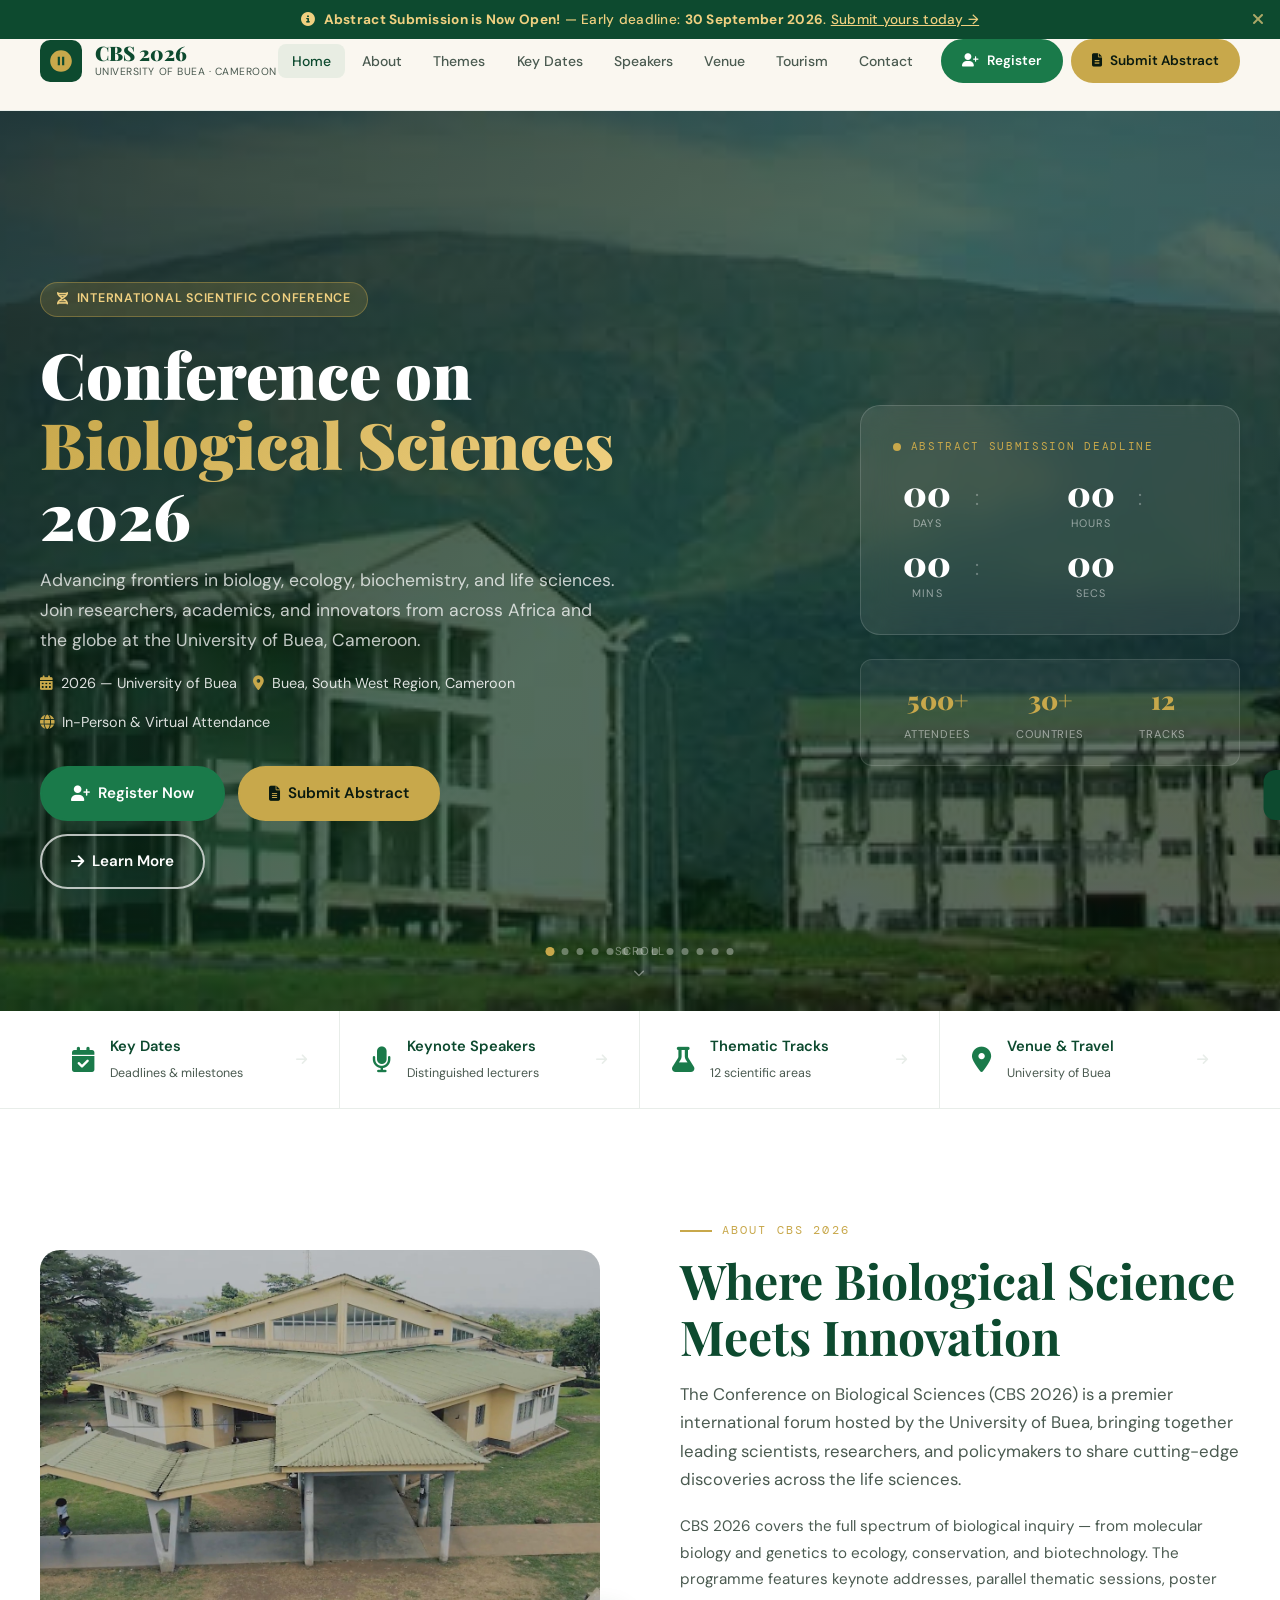
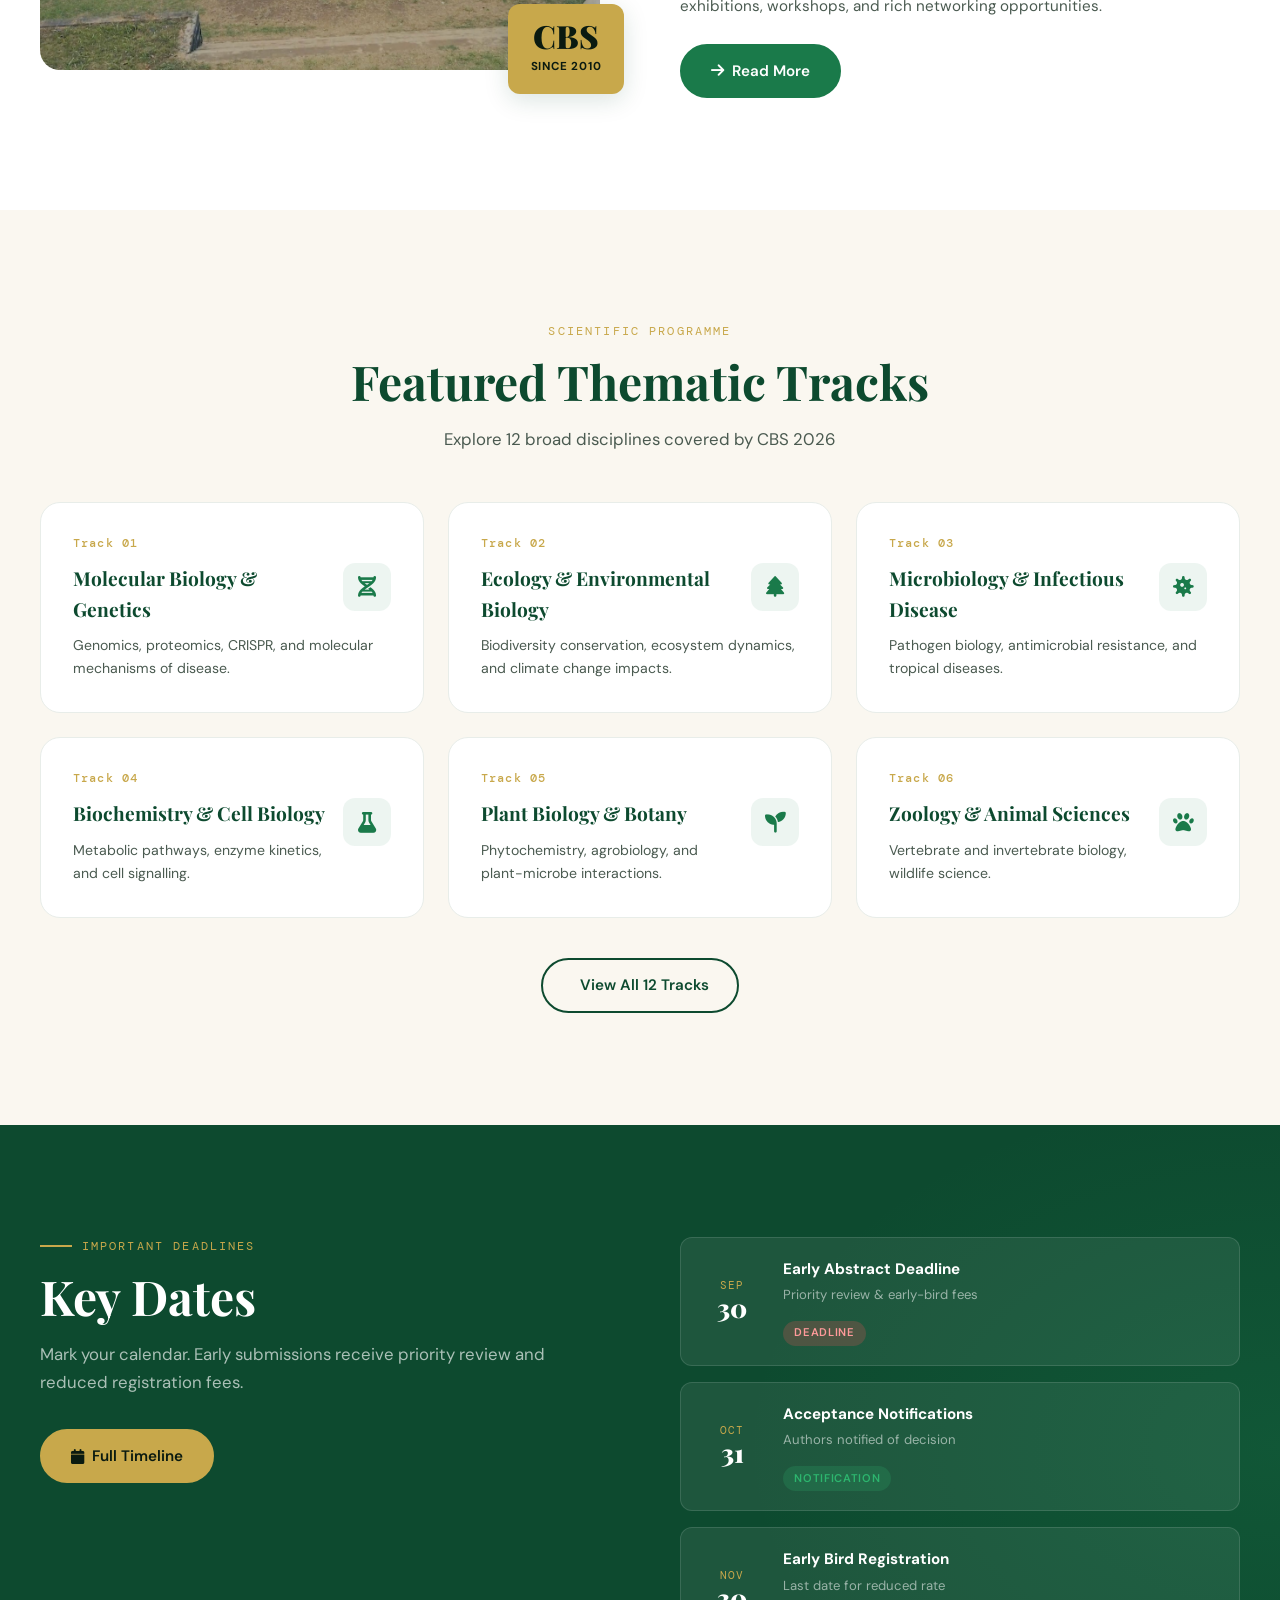
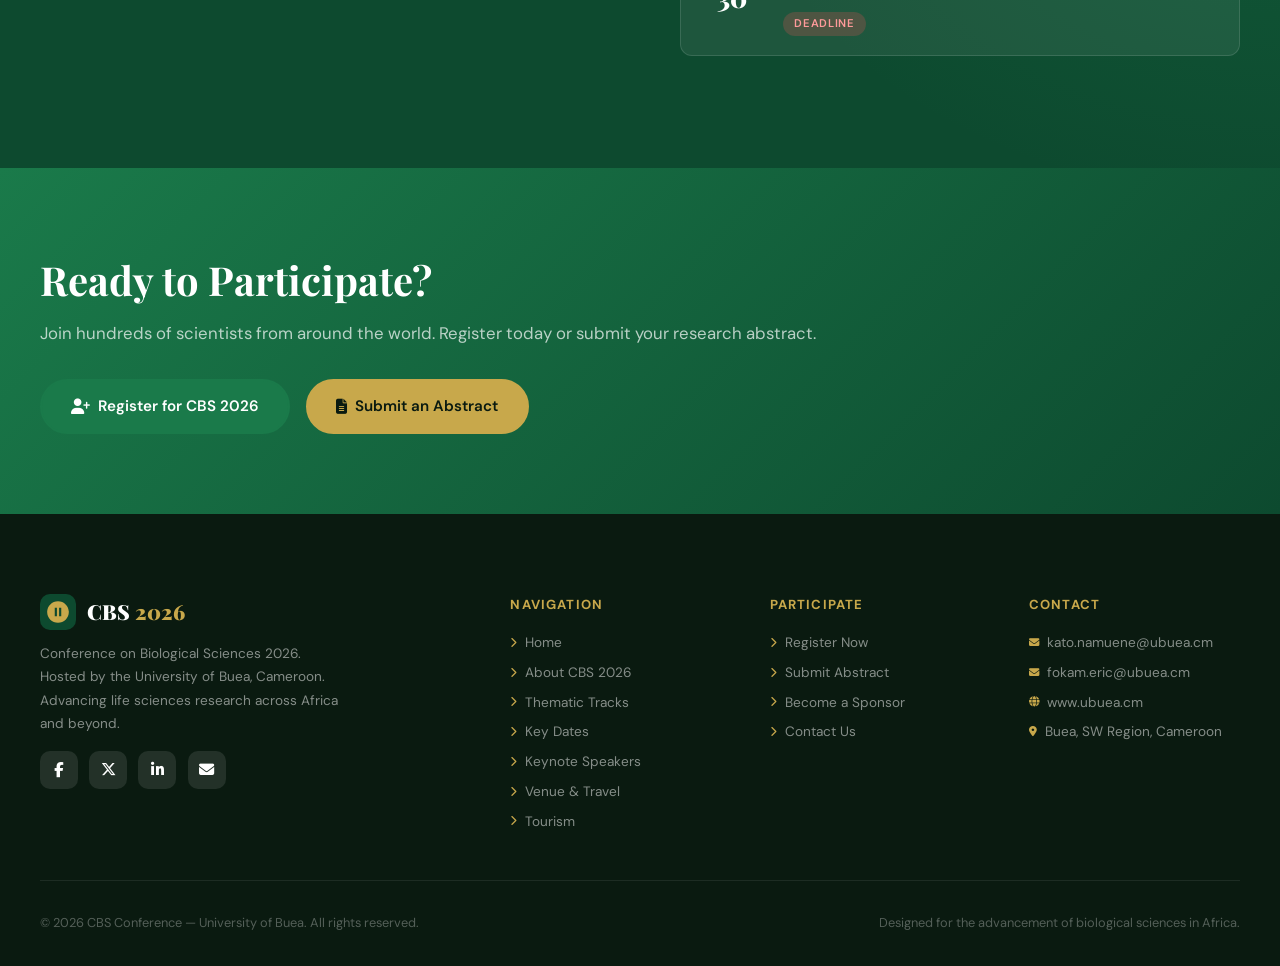
<file: index.html>
<!DOCTYPE html>
<html lang="en">
<head>
  <meta charset="UTF-8"/>
  <meta name="viewport" content="width=device-width, initial-scale=1.0"/>
  <title>CBS 2026 | Conference on Biological Sciences – University of Buea</title>
  <meta name="description" content="CBS 2026 – International Conference on Biological Sciences, University of Buea, Cameroon."/>
  <link rel="preconnect" href="https://fonts.googleapis.com"/>
  <link rel="preconnect" href="https://fonts.gstatic.com" crossorigin/>
  <link href="https://fonts.googleapis.com/css2?family=Playfair+Display:ital,wght@0,400;0,700;0,900;1,400&family=DM+Sans:wght@300;400;500;600&family=DM+Mono:wght@400;500&display=swap" rel="stylesheet"/>
  <link rel="stylesheet" href="https://cdnjs.cloudflare.com/ajax/libs/font-awesome/6.5.1/css/all.min.css"/>
  <link rel="stylesheet" href="css/style.css"/>
  <link rel="stylesheet" href="css/home.css"/>
</head>
<body>

<!-- LOADER -->
<div id="page-loader"><div class="loader-logo">CBS<span>2026</span></div><div class="loader-bar"><div class="loader-fill"></div></div></div>

<!-- ANNOUNCEMENT BAR -->
<div id="announcement-bar">
  <i class="fa-solid fa-circle-info"></i>&nbsp;
  <strong>Abstract Submission is Now Open!</strong> — Early deadline: <strong>30 September 2026</strong>.
  <a href="pages/abstracts.html">Submit yours today →</a>
  <button class="close-bar" aria-label="Close"><i class="fa-solid fa-xmark"></i></button>
</div>

<!-- NAVBAR -->
<nav id="navbar" role="navigation">
  <div class="container">
    <div class="nav-inner">
      <a href="index.html" class="nav-logo">
        <div class="nav-logo-icon"><svg viewBox="0 0 24 24"><path d="M12 2C6.48 2 2 6.48 2 12s4.48 10 10 10 10-4.48 10-10S17.52 2 12 2zm-1 14H9V8h2v8zm4 0h-2V8h2v8z"/></svg></div>
        <div class="nav-logo-text"><div class="conf-name">CBS 2026</div><div class="conf-sub">University of Buea · Cameroon</div></div>
      </a>
      <ul class="nav-links">
        <li><a href="index.html" class="active">Home</a></li>
        <li><a href="pages/about.html">About</a></li>
        <li><a href="pages/themes.html">Themes</a></li>
        <li><a href="pages/dates.html">Key Dates</a></li>
        <li><a href="pages/speakers.html">Speakers</a></li>
        <li><a href="pages/venue.html">Venue</a></li>
        <li><a href="pages/tourism.html">Tourism</a></li><li><a href="pages/contact.html">Contact</a></li>
      </ul>
      <div class="nav-cta-group">
        <a href="pages/registration.html" class="btn btn-primary btn-sm"><i class="fa-solid fa-user-plus"></i> Register</a>
        <a href="pages/abstracts.html" class="btn btn-gold btn-sm"><i class="fa-solid fa-file-alt"></i> Submit Abstract</a>
      </div>
      <button class="hamburger" id="hamburger-btn" aria-label="Toggle menu" aria-expanded="false"><span></span><span></span><span></span></button>
    </div>
  </div>
</nav>

<!-- MOBILE NAV -->
<div id="mobile-nav"><div class="mob-overlay"></div>
  <div class="mob-drawer">
    <a href="index.html"><i class="fa-solid fa-house"></i> Home</a>
    <a href="pages/about.html"><i class="fa-solid fa-circle-info"></i> About</a>
    <a href="pages/themes.html"><i class="fa-solid fa-flask"></i> Themes</a>
    <a href="pages/dates.html"><i class="fa-solid fa-calendar"></i> Key Dates</a>
    <a href="pages/speakers.html"><i class="fa-solid fa-users"></i> Speakers</a>
    <a href="pages/venue.html"><i class="fa-solid fa-location-dot"></i> Venue</a>
    <a href="pages/tourism.html"><i class="fa-solid fa-camera"></i> Tourism</a>
    <a href="pages/contact.html"><i class="fa-solid fa-envelope"></i> Contact</a>
    <div class="mob-divider"></div>
    <a href="pages/registration.html" class="mob-btn-primary"><i class="fa-solid fa-user-plus"></i> Register Now</a>
    <a href="pages/abstracts.html" class="mob-btn-gold"><i class="fa-solid fa-file-alt"></i> Submit Abstract</a>
  </div>
</div>

<!-- ═══════════════════════════════════════════
     HERO
═══════════════════════════════════════════ -->
<section id="hero">
  <!-- Carousel background -->
  <div class="carousel-bg" id="hero-carousel">
    <div class="slide"><img src="images/campus01.jpg" alt="University of Buea buildings with Mount Cameroon"/></div>
    <div class="slide"><img src="images/campus02.png" alt="University of Buea main entrance gate"/></div>
    <div class="slide"><img src="images/campus03.png" alt="University of Buea second gate"/></div>
    <div class="slide"><img src="images/campus04.png" alt="University of Buea roundpoint aerial"/></div>
    <div class="slide"><img src="images/campus05.png" alt="University of Buea elephant statue roundabout"/></div>
    <div class="slide"><img src="images/campus06.png" alt="University of Buea aerial campus view"/></div>
    <div class="slide"><img src="images/campus07.png" alt="University of Buea Central Administration building"/></div>
    <div class="slide"><img src="images/campus08.png" alt="University of Buea Faculty building aerial"/></div>
    <div class="slide"><img src="images/campus09.png" alt="University of Buea Library building"/></div>
    <div class="slide"><img src="images/campus10.png" alt="University of Buea Faculty of Science"/></div>
    <div class="slide"><img src="images/campus11.png" alt="University of Buea ASTI building"/></div>
    <div class="slide"><img src="images/campus12.png" alt="University of Buea campus panorama"/></div>
    <div class="slide"><img src="images/campus13.png" alt="University of Buea campus wide view"/></div>
  </div>
  <!-- Dark overlay (defined inside .carousel-bg::after in CSS) -->
  <div class="container">
    <div class="hero-inner">
      <div class="hero-content">
        <div class="hero-badge"><i class="fa-solid fa-dna"></i> International Scientific Conference</div>
        <h1 class="hero-title">Conference on<br/><span>Biological Sciences</span><br/>2026</h1>
        <p class="hero-subtitle">Advancing frontiers in biology, ecology, biochemistry, and life sciences. Join researchers, academics, and innovators from across Africa and the globe at the University of Buea, Cameroon.</p>
        <div class="hero-meta">
          <div class="hero-meta-item"><i class="fa-solid fa-calendar-days"></i><span>2026 — University of Buea</span></div>
          <div class="hero-meta-item"><i class="fa-solid fa-location-dot"></i><span>Buea, South West Region, Cameroon</span></div>
          <div class="hero-meta-item"><i class="fa-solid fa-globe"></i><span>In-Person &amp; Virtual Attendance</span></div>
        </div>
        <div class="hero-actions">
          <a href="pages/registration.html" class="btn btn-primary"><i class="fa-solid fa-user-plus"></i> Register Now</a>
          <a href="pages/abstracts.html" class="btn btn-gold"><i class="fa-solid fa-file-alt"></i> Submit Abstract</a>
          <a href="pages/about.html" class="btn btn-outline-white"><i class="fa-solid fa-arrow-right"></i> Learn More</a>
        </div>
      </div>
      <div class="hero-visual">
        <div class="countdown-card">
          <div class="countdown-label"><span class="cd-pulse"></span> Abstract Submission Deadline</div>
          <div class="countdown-grid">
            <div class="count-unit"><span class="count-num" id="cd-days">--</span><span class="count-lbl">Days</span></div>
            <div class="count-sep">:</div>
            <div class="count-unit"><span class="count-num" id="cd-hours">--</span><span class="count-lbl">Hours</span></div>
            <div class="count-sep">:</div>
            <div class="count-unit"><span class="count-num" id="cd-mins">--</span><span class="count-lbl">Mins</span></div>
            <div class="count-sep">:</div>
            <div class="count-unit"><span class="count-num" id="cd-secs">--</span><span class="count-lbl">Secs</span></div>
          </div>
        </div>
        <div class="stats-strip">
          <div class="stat-item"><span class="stat-n">500+</span><span class="stat-l">Attendees</span></div>
          <div class="stat-item"><span class="stat-n">30+</span><span class="stat-l">Countries</span></div>
          <div class="stat-item"><span class="stat-n">12</span><span class="stat-l">Tracks</span></div>
        </div>
      </div>
    </div>
  </div>
  <!-- Carousel navigation dots -->
  <div class="carousel-dots" style="bottom:3.5rem">
    <button class="dot" aria-label="Slide 1"></button>
    <button class="dot" aria-label="Slide 2"></button>
    <button class="dot" aria-label="Slide 3"></button>
    <button class="dot" aria-label="Slide 4"></button>
    <button class="dot" aria-label="Slide 5"></button>
    <button class="dot" aria-label="Slide 6"></button>
    <button class="dot" aria-label="Slide 7"></button>
    <button class="dot" aria-label="Slide 8"></button>
    <button class="dot" aria-label="Slide 9"></button>
    <button class="dot" aria-label="Slide 10"></button>
    <button class="dot" aria-label="Slide 11"></button>
    <button class="dot" aria-label="Slide 12"></button>
    <button class="dot" aria-label="Slide 13"></button>
  </div>
  <div class="scroll-cue"><span>Scroll</span><i class="fa-solid fa-chevron-down"></i></div>
</section>

<!-- ═══════════════════════════════════════════
     QUICK LINKS STRIP
═══════════════════════════════════════════ -->
<section class="quicklinks-strip">
  <div class="container">
    <div class="ql-grid">
      <a href="pages/dates.html" class="ql-item"><i class="fa-solid fa-calendar-check"></i><div><strong>Key Dates</strong><span>Deadlines &amp; milestones</span></div><i class="fa-solid fa-arrow-right ql-arrow"></i></a>
      <a href="pages/speakers.html" class="ql-item"><i class="fa-solid fa-microphone"></i><div><strong>Keynote Speakers</strong><span>Distinguished lecturers</span></div><i class="fa-solid fa-arrow-right ql-arrow"></i></a>
      <a href="pages/themes.html" class="ql-item"><i class="fa-solid fa-flask"></i><div><strong>Thematic Tracks</strong><span>12 scientific areas</span></div><i class="fa-solid fa-arrow-right ql-arrow"></i></a>
      <a href="pages/venue.html" class="ql-item"><i class="fa-solid fa-location-dot"></i><div><strong>Venue &amp; Travel</strong><span>University of Buea</span></div><i class="fa-solid fa-arrow-right ql-arrow"></i></a>
    </div>
  </div>
</section>

<!-- ═══════════════════════════════════════════
     ABOUT SNAPSHOT
═══════════════════════════════════════════ -->
<section class="section-pad" style="background:var(--white)">
  <div class="container">
    <div class="grid-2" style="align-items:center;gap:5rem">
      <div class="about-visual reveal">
        <div class="about-img-frame">
          <img src="images/ub_faculty_science.png" alt="University of Buea Faculty of Science" style="width:100%;height:100%;object-fit:cover;display:block;"/>
        </div>
        <div class="about-float-badge"><span class="badge-n">CBS</span><span class="badge-l">Since 2010</span></div>
      </div>
      <div class="reveal delay-2">
        <div class="section-label">About CBS 2026</div>
        <h2 class="section-title">Where Biological Science Meets Innovation</h2>
        <p class="section-subtitle" style="margin-bottom:1.2rem">The Conference on Biological Sciences (CBS 2026) is a premier international forum hosted by the University of Buea, bringing together leading scientists, researchers, and policymakers to share cutting-edge discoveries across the life sciences.</p>
        <p style="font-size:.95rem;color:var(--gray-text);line-height:1.75;margin-bottom:1.5rem">CBS 2026 covers the full spectrum of biological inquiry — from molecular biology and genetics to ecology, conservation, and biotechnology. The programme features keynote addresses, parallel thematic sessions, poster exhibitions, workshops, and rich networking opportunities.</p>
        <a href="pages/about.html" class="btn btn-primary"><i class="fa-solid fa-arrow-right"></i> Read More</a>
      </div>
    </div>
  </div>
</section>

<!-- ═══════════════════════════════════════════
     FEATURED TRACKS
═══════════════════════════════════════════ -->
<section class="section-pad" style="background:var(--cream)">
  <div class="container">
    <div style="text-align:center;margin-bottom:3rem" class="reveal">
      <div class="section-label centered">Scientific Programme</div>
      <h2 class="section-title">Featured Thematic Tracks</h2>
      <p class="section-subtitle center">Explore 12 broad disciplines covered by CBS 2026</p>
    </div>
    <div class="grid-auto">
      <div class="theme-card reveal"><div class="theme-num">Track 01</div><div class="theme-icon"><i class="fa-solid fa-dna"></i></div><h3>Molecular Biology &amp; Genetics</h3><p>Genomics, proteomics, CRISPR, and molecular mechanisms of disease.</p></div>
      <div class="theme-card reveal delay-1"><div class="theme-num">Track 02</div><div class="theme-icon"><i class="fa-solid fa-tree"></i></div><h3>Ecology &amp; Environmental Biology</h3><p>Biodiversity conservation, ecosystem dynamics, and climate change impacts.</p></div>
      <div class="theme-card reveal delay-2"><div class="theme-num">Track 03</div><div class="theme-icon"><i class="fa-solid fa-virus"></i></div><h3>Microbiology &amp; Infectious Disease</h3><p>Pathogen biology, antimicrobial resistance, and tropical diseases.</p></div>
      <div class="theme-card reveal delay-3"><div class="theme-num">Track 04</div><div class="theme-icon"><i class="fa-solid fa-flask"></i></div><h3>Biochemistry &amp; Cell Biology</h3><p>Metabolic pathways, enzyme kinetics, and cell signalling.</p></div>
      <div class="theme-card reveal"><div class="theme-num">Track 05</div><div class="theme-icon"><i class="fa-solid fa-seedling"></i></div><h3>Plant Biology &amp; Botany</h3><p>Phytochemistry, agrobiology, and plant-microbe interactions.</p></div>
      <div class="theme-card reveal delay-1"><div class="theme-num">Track 06</div><div class="theme-icon"><i class="fa-solid fa-paw"></i></div><h3>Zoology &amp; Animal Sciences</h3><p>Vertebrate and invertebrate biology, wildlife science.</p></div>
    </div>
    <div style="text-align:center;margin-top:2.5rem">
      <a href="pages/themes.html" class="btn btn-outline-dark"><i class="fa-solid fa-grid"></i> View All 12 Tracks</a>
    </div>
  </div>
</section>

<!-- ═══════════════════════════════════════════
     KEY DATES SNAPSHOT
═══════════════════════════════════════════ -->
<section class="section-pad" style="background:var(--green-deep);position:relative;overflow:hidden">
  <div style="position:absolute;inset:0;background:radial-gradient(ellipse 60% 80% at 100% 50%,rgba(45,181,110,.12) 0%,transparent 70%);pointer-events:none"></div>
  <div class="container" style="position:relative;z-index:1">
    <div class="grid-2" style="align-items:start;gap:5rem">
      <div class="reveal">
        <div class="section-label">Important Deadlines</div>
        <h2 class="section-title white">Key Dates</h2>
        <p class="section-subtitle white" style="margin-bottom:2rem">Mark your calendar. Early submissions receive priority review and reduced registration fees.</p>
        <a href="pages/dates.html" class="btn btn-gold"><i class="fa-solid fa-calendar"></i> Full Timeline</a>
      </div>
      <div class="dates-preview reveal delay-2">
        <div class="date-preview-item"><div class="dp-date"><span class="dp-month">Sep</span><span class="dp-day">30</span></div><div class="dp-info"><strong>Early Abstract Deadline</strong><p>Priority review &amp; early-bird fees</p><span class="tl-tag tag-deadline">Deadline</span></div></div>
        <div class="date-preview-item"><div class="dp-date"><span class="dp-month">Oct</span><span class="dp-day">31</span></div><div class="dp-info"><strong>Acceptance Notifications</strong><p>Authors notified of decision</p><span class="tl-tag tag-event">Notification</span></div></div>
        <div class="date-preview-item"><div class="dp-date"><span class="dp-month">Nov</span><span class="dp-day">30</span></div><div class="dp-info"><strong>Early Bird Registration</strong><p>Last date for reduced rate</p><span class="tl-tag tag-deadline">Deadline</span></div></div>
      </div>
    </div>
  </div>
</section>

<!-- ═══════════════════════════════════════════
     CALL TO ACTION
═══════════════════════════════════════════ -->
<section class="cta-section">
  <div class="container">
    <div class="cta-inner reveal">
      <div>
        <h2>Ready to Participate?</h2>
        <p>Join hundreds of scientists from around the world. Register today or submit your research abstract.</p>
      </div>
      <div class="cta-actions">
        <a href="pages/registration.html" class="btn btn-primary"><i class="fa-solid fa-user-plus"></i> Register for CBS 2026</a>
        <a href="pages/abstracts.html" class="btn btn-gold"><i class="fa-solid fa-file-alt"></i> Submit an Abstract</a>
      </div>
    </div>
  </div>
</section>

<!-- FOOTER -->
<footer>
  <div class="container">
    <div class="footer-grid">
      <div class="footer-brand">
        <div style="display:flex;align-items:center;gap:.7rem">
          <div class="nav-logo-icon" style="width:36px;height:36px"><svg viewBox="0 0 24 24"><path d="M12 2C6.48 2 2 6.48 2 12s4.48 10 10 10 10-4.48 10-10S17.52 2 12 2zm-1 14H9V8h2v8zm4 0h-2V8h2v8z"/></svg></div>
          <span style="font-family:var(--font-display);font-size:1.3rem;font-weight:900;color:var(--white)">CBS <span style="color:var(--gold)">2026</span></span>
        </div>
        <p>Conference on Biological Sciences 2026. Hosted by the University of Buea, Cameroon. Advancing life sciences research across Africa and beyond.</p>
        <div class="social-links" style="margin-top:1rem">
          <a href="https://www.facebook.com" target="_blank" rel="noopener" class="social-link" aria-label="Facebook"><i class="fa-brands fa-facebook-f"></i></a>
          <a href="https://www.twitter.com"  target="_blank" rel="noopener" class="social-link" aria-label="Twitter"><i class="fa-brands fa-x-twitter"></i></a>
          <a href="https://www.linkedin.com" target="_blank" rel="noopener" class="social-link" aria-label="LinkedIn"><i class="fa-brands fa-linkedin-in"></i></a>
          <a href="mailto:kato.namuene@ubuea.cm" class="social-link" aria-label="Email"><i class="fa-solid fa-envelope"></i></a>
        </div>
      </div>
      <div class="footer-col">
        <h4>Navigation</h4>
        <ul>
          <li><a href="index.html"><i class="fa-solid fa-chevron-right"></i>Home</a></li>
          <li><a href="pages/about.html"><i class="fa-solid fa-chevron-right"></i>About CBS 2026</a></li>
          <li><a href="pages/themes.html"><i class="fa-solid fa-chevron-right"></i>Thematic Tracks</a></li>
          <li><a href="pages/dates.html"><i class="fa-solid fa-chevron-right"></i>Key Dates</a></li>
          <li><a href="pages/speakers.html"><i class="fa-solid fa-chevron-right"></i>Keynote Speakers</a></li>
          <li><a href="pages/venue.html"><i class="fa-solid fa-chevron-right"></i>Venue &amp; Travel</a></li><li><a href="pages/tourism.html"><i class="fa-solid fa-chevron-right"></i>Tourism</a></li>
        </ul>
      </div>
      <div class="footer-col">
        <h4>Participate</h4>
        <ul>
          <li><a href="pages/registration.html"><i class="fa-solid fa-chevron-right"></i>Register Now</a></li>
          <li><a href="pages/abstracts.html"><i class="fa-solid fa-chevron-right"></i>Submit Abstract</a></li>
          <li><a href="pages/contact.html"><i class="fa-solid fa-chevron-right"></i>Become a Sponsor</a></li>
          <li><a href="pages/contact.html"><i class="fa-solid fa-chevron-right"></i>Contact Us</a></li>
        </ul>
      </div>
      <div class="footer-col">
        <h4>Contact</h4>
        <ul>
          <li><a href="mailto:kato.namuene@ubuea.cm"><i class="fa-solid fa-envelope"></i>kato.namuene@ubuea.cm</a></li>
          <li><a href="mailto:fokam.eric@ubuea.cm"><i class="fa-solid fa-envelope"></i>fokam.eric@ubuea.cm</a></li>
          <li><a href="https://www.ubuea.cm" target="_blank" rel="noopener"><i class="fa-solid fa-globe"></i>www.ubuea.cm</a></li>
          <li><a href="pages/venue.html"><i class="fa-solid fa-location-dot"></i>Buea, SW Region, Cameroon</a></li>
        </ul>
      </div>
    </div>
    <div class="footer-bottom">
      <p>&copy; 2026 CBS Conference — University of Buea. All rights reserved.</p>
      <p>Designed for the advancement of biological sciences in Africa.</p>
    </div>
  </div>
</footer>

<button id="back-to-top" aria-label="Back to top"><i class="fa-solid fa-chevron-up"></i></button>
<div id="toast" role="alert"><i class="fa-solid fa-check-circle"></i><span id="toast-msg"></span></div>

<script src="js/main.js"></script>
<script>
  startCountdown('2026-09-30T23:59:59', ['cd-days','cd-hours','cd-mins','cd-secs']);
</script>
</body>
</html>
</file>
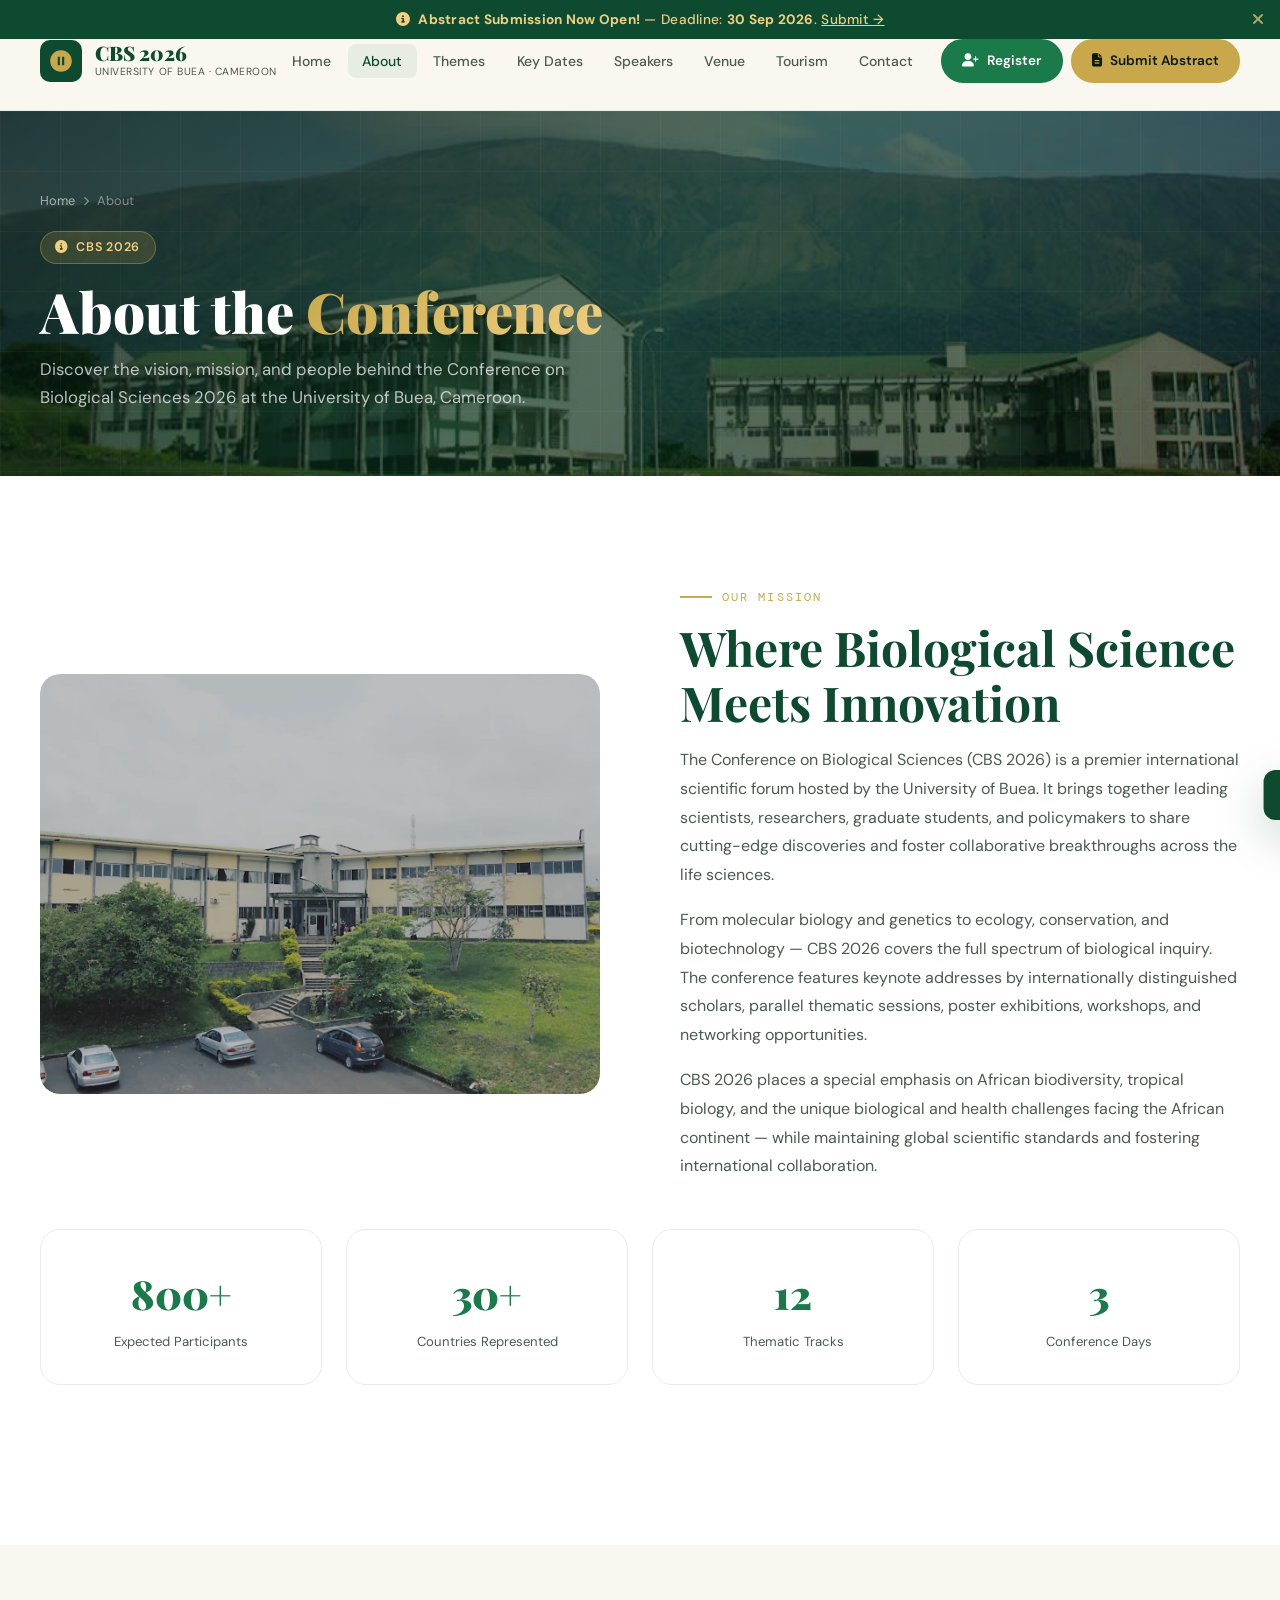
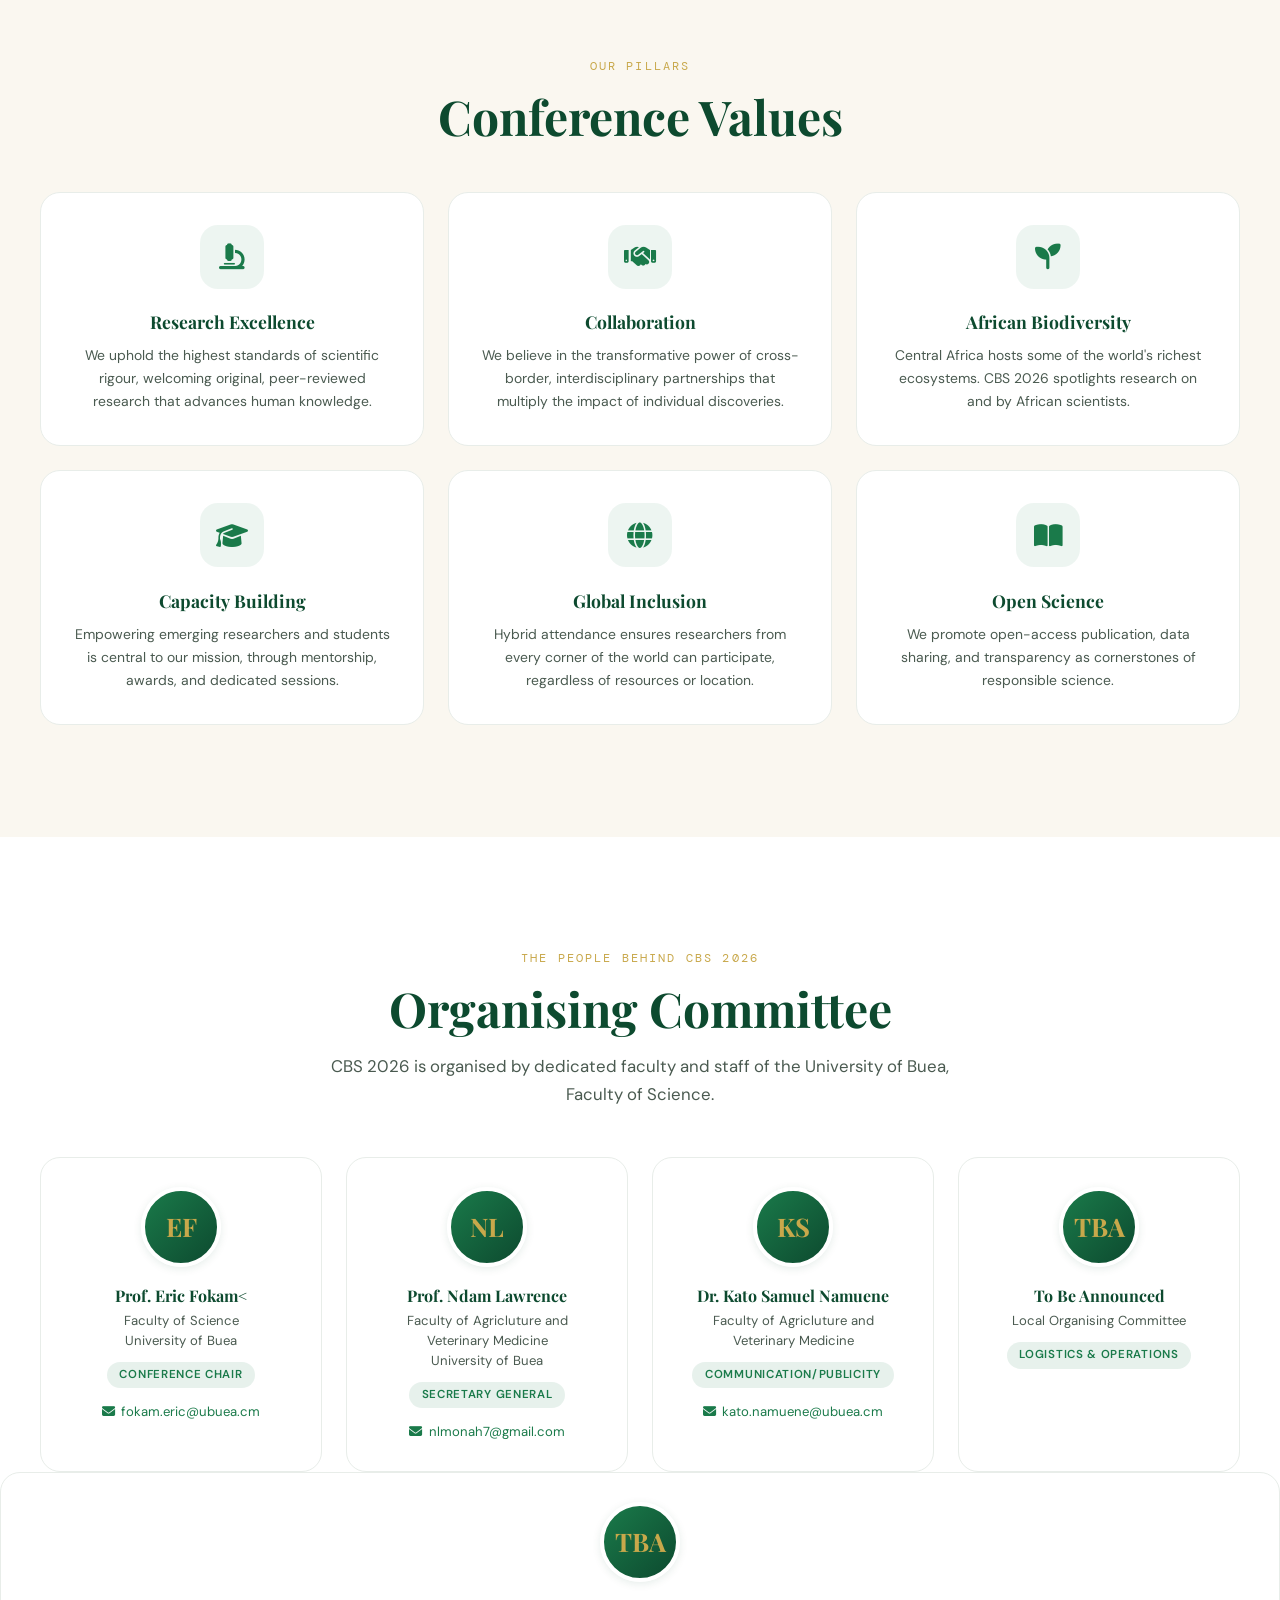
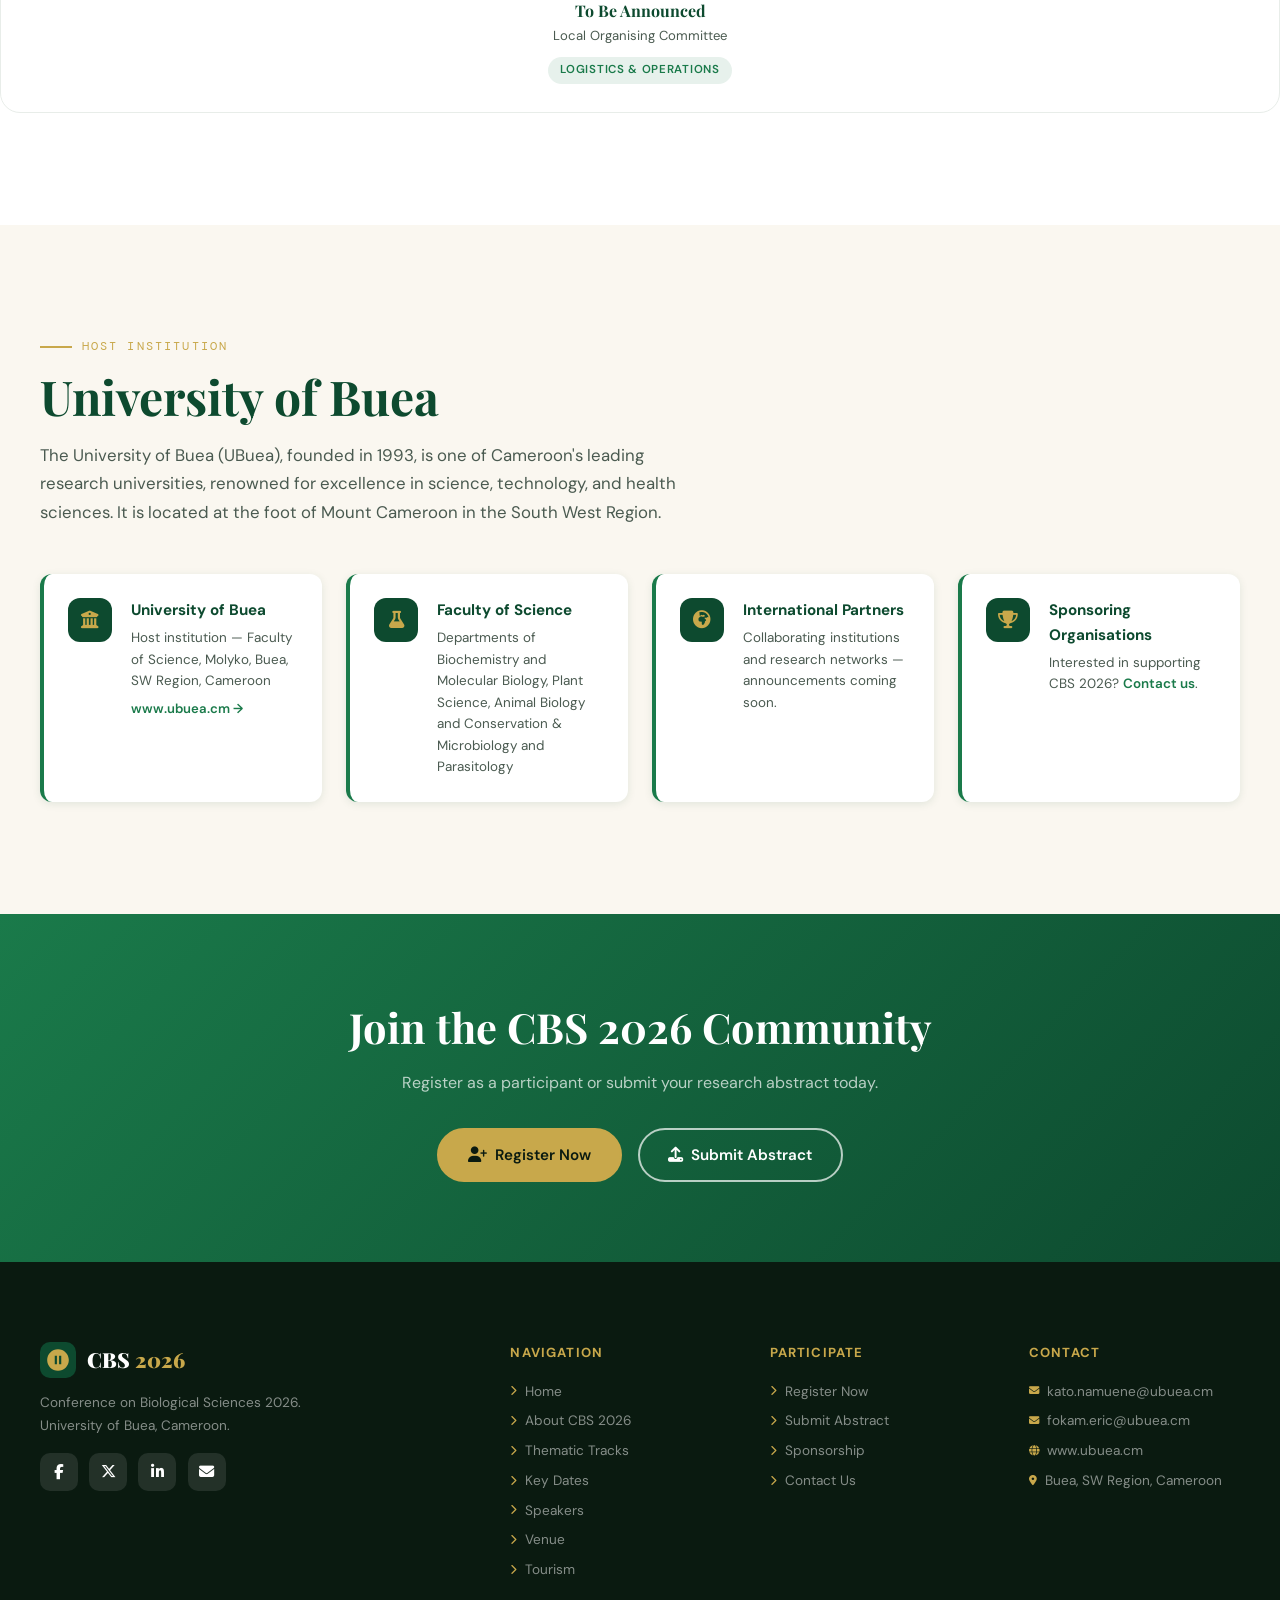
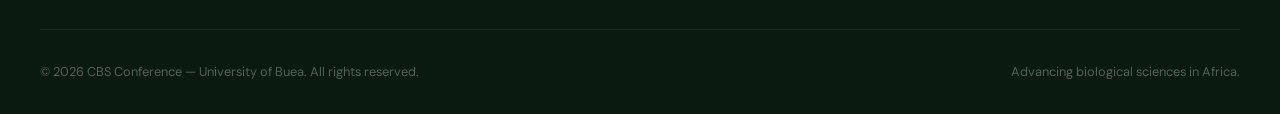
<file: pages/about.html>
<!DOCTYPE html>
<html lang="en">
<head>
  <meta charset="UTF-8"/>
  <meta name="viewport" content="width=device-width, initial-scale=1.0"/>
  <title>About | CBS 2026 – University of Buea</title>
  <meta name="description" content="Discover the vision, mission, and people behind the Conference on Biological Sciences 2026 at the University of Buea, Cameroon."/>
  <link rel="preconnect" href="https://fonts.googleapis.com"/>
  <link rel="preconnect" href="https://fonts.gstatic.com" crossorigin/>
  <link href="https://fonts.googleapis.com/css2?family=Playfair+Display:ital,wght@0,400;0,700;0,900;1,400&family=DM+Sans:wght@300;400;500;600&family=DM+Mono:wght@400;500&display=swap" rel="stylesheet"/>
  <link rel="stylesheet" href="https://cdnjs.cloudflare.com/ajax/libs/font-awesome/6.5.1/css/all.min.css"/>
  <link rel="stylesheet" href="../css/style.css"/>
  <style>
    /* ── ABOUT PAGE SPECIFIC ─────────────────────────── */
    .mission-grid {
      display: grid; grid-template-columns: 1fr 1fr;
      gap: 5rem; align-items: center;
    }
    .mission-img {
      width: 100%; aspect-ratio: 4/3;
      background: var(--gray-light);
      border-radius: var(--radius-lg); overflow: hidden; position: relative;
    }

    .values-grid {
      display: grid; grid-template-columns: repeat(3, 1fr); gap: 1.5rem;
    }
    .value-card {
      background: var(--white); border-radius: var(--radius-lg);
      padding: 2rem; text-align: center;
      border: 1px solid var(--gray-light); transition: var(--transition);
    }
    .value-card:hover { transform: translateY(-5px); box-shadow: var(--shadow-md); }
    .value-icon {
      width: 64px; height: 64px;
      background: rgba(26,122,74,.08); border-radius: 18px;
      display: flex; align-items: center; justify-content: center;
      font-size: 1.6rem; color: var(--green-mid);
      margin: 0 auto 1.2rem;
    }
    .value-card h3 {
      font-family: var(--font-display);
      font-size: 1.1rem; color: var(--green-deep); margin-bottom: .5rem;
    }
    .value-card p { font-size: .87rem; color: var(--gray-text); line-height: 1.65; }

    .committee-grid {
      display: grid; grid-template-columns: repeat(auto-fill, minmax(240px, 1fr)); gap: 1.5rem;
    }
    .committee-card {
      background: var(--white); border-radius: var(--radius-lg);
      padding: 1.8rem; text-align: center;
      border: 1px solid var(--gray-light); transition: var(--transition);
    }
    .committee-card:hover { transform: translateY(-5px); box-shadow: var(--shadow-md); }
    .committee-avatar {
      width: 80px; height: 80px; border-radius: 50%;
      background: linear-gradient(135deg, var(--green-mid), var(--green-deep));
      display: flex; align-items: center; justify-content: center;
      margin: 0 auto 1rem;
      font-family: var(--font-display); font-size: 1.6rem;
      font-weight: 700; color: var(--gold);
      border: 4px solid var(--white); box-shadow: var(--shadow-sm);
    }
    .committee-card h4 {
      font-family: var(--font-display); font-size: 1rem;
      color: var(--green-deep); margin-bottom: .2rem;
    }
    .committee-card .role { font-size: .82rem; color: var(--gray-text); line-height: 1.5; }
    .committee-card .tag {
      display: inline-block; margin-top: .7rem;
      padding: .25rem .8rem;
      background: rgba(26,122,74,.1); color: var(--green-mid);
      border-radius: 50px; font-size: .72rem; font-weight: 600;
      text-transform: uppercase; letter-spacing: .06em;
    }

    .partners-grid {
      display: grid; grid-template-columns: repeat(auto-fill, minmax(260px, 1fr)); gap: 1.5rem;
    }
    .org-partner {
      display: flex; gap: 1.2rem; align-items: flex-start;
      background: var(--white); border-radius: var(--radius);
      padding: 1.5rem; border-left: 4px solid var(--green-mid);
      box-shadow: var(--shadow-sm);
    }
    .org-partner-icon {
      width: 44px; height: 44px; flex-shrink: 0;
      background: var(--green-deep); border-radius: 12px;
      display: flex; align-items: center; justify-content: center;
      color: var(--gold); font-size: 1.1rem;
    }
    .org-partner h4 {
      font-size: .95rem; font-weight: 700;
      color: var(--green-deep); margin-bottom: .3rem;
    }
    .org-partner p { font-size: .84rem; color: var(--gray-text); line-height: 1.6; }

    .stats-row {
      display: grid; grid-template-columns: repeat(4, 1fr);
      gap: 1.5rem; margin: 3rem 0;
    }
    .stat-box {
      text-align: center; padding: 2rem 1rem;
      background: var(--white); border-radius: var(--radius-lg);
      border: 1px solid var(--gray-light);
    }
    .stat-box .num {
      font-family: var(--font-display);
      font-size: 2.5rem; font-weight: 900;
      color: var(--green-mid); display: block;
    }
    .stat-box .lbl { font-size: .82rem; color: var(--gray-text); margin-top: .3rem; }

    @media(max-width:900px){
      .mission-grid { grid-template-columns: 1fr; gap: 3rem; }
      .values-grid  { grid-template-columns: repeat(2,1fr); }
      .stats-row    { grid-template-columns: repeat(2,1fr); }
    }
    @media(max-width:580px){
      .values-grid  { grid-template-columns: 1fr; }
      .stats-row    { grid-template-columns: 1fr 1fr; }
    }
  </style>
</head>
<body>

<!-- LOADER -->
<div id="page-loader"><div class="loader-logo">CBS<span>2026</span></div><div class="loader-bar"><div class="loader-fill"></div></div></div>

<!-- ANNOUNCEMENT BAR -->
<div id="announcement-bar">
  <i class="fa-solid fa-circle-info"></i>&nbsp;
  <strong>Abstract Submission Now Open!</strong> — Deadline: <strong>30 Sep 2026</strong>.
  <a href="abstracts.html">Submit →</a>
  <button class="close-bar" aria-label="Close"><i class="fa-solid fa-xmark"></i></button>
</div>

<!-- NAVBAR -->
<nav id="navbar" role="navigation">
  <div class="container">
    <div class="nav-inner">
      <a href="../index.html" class="nav-logo">
        <div class="nav-logo-icon"><svg viewBox="0 0 24 24"><path d="M12 2C6.48 2 2 6.48 2 12s4.48 10 10 10 10-4.48 10-10S17.52 2 12 2zm-1 14H9V8h2v8zm4 0h-2V8h2v8z"/></svg></div>
        <div class="nav-logo-text"><div class="conf-name">CBS 2026</div><div class="conf-sub">University of Buea · Cameroon</div></div>
      </a>
      <ul class="nav-links">
        <li><a href="../index.html">Home</a></li>
        <li><a href="about.html" class="active">About</a></li>
        <li><a href="themes.html">Themes</a></li>
        <li><a href="dates.html">Key Dates</a></li>
        <li><a href="speakers.html">Speakers</a></li>
        <li><a href="venue.html">Venue</a></li>
        <li><a href="tourism.html">Tourism</a></li>
        <li><a href="contact.html">Contact</a></li>
      </ul>
      <div class="nav-cta-group">
        <a href="registration.html" class="btn btn-primary btn-sm"><i class="fa-solid fa-user-plus"></i> Register</a>
        <a href="abstracts.html" class="btn btn-gold btn-sm"><i class="fa-solid fa-file-alt"></i> Submit Abstract</a>
      </div>
      <button class="hamburger" id="hamburger-btn" aria-label="Toggle menu" aria-expanded="false"><span></span><span></span><span></span></button>
    </div>
  </div>
</nav>

<!-- MOBILE NAV -->
<div id="mobile-nav"><div class="mob-overlay"></div>
  <div class="mob-drawer">
    <a href="../index.html"><i class="fa-solid fa-house"></i> Home</a>
    <a href="about.html" class="active"><i class="fa-solid fa-circle-info"></i> About</a>
    <a href="themes.html"><i class="fa-solid fa-flask"></i> Themes</a>
    <a href="dates.html"><i class="fa-solid fa-calendar"></i> Key Dates</a>
    <a href="speakers.html"><i class="fa-solid fa-users"></i> Speakers</a>
    <a href="venue.html"><i class="fa-solid fa-location-dot"></i> Venue</a>
    <a href="tourism.html"><i class="fa-solid fa-camera"></i> Tourism</a>
    <a href="contact.html"><i class="fa-solid fa-envelope"></i> Contact</a>
    <div class="mob-divider"></div>
    <a href="registration.html" class="mob-btn-primary"><i class="fa-solid fa-user-plus"></i> Register Now</a>
    <a href="abstracts.html" class="mob-btn-gold"><i class="fa-solid fa-file-alt"></i> Submit Abstract</a>
  </div>
</div>

<!-- PAGE HERO -->
<section class="page-hero">
  <div class="carousel-bg">
    <div class="slide"><img src="../images/campus01.jpg" alt="UB buildings with Mount Cameroon"/></div>
    <div class="slide"><img src="../images/campus02.png" alt="University of Buea main gate"/></div>
    <div class="slide"><img src="../images/campus03.png" alt="University of Buea second gate"/></div>
    <div class="slide"><img src="../images/campus04.png" alt="Campus roundpoint aerial"/></div>
    <div class="slide"><img src="../images/campus05.png" alt="Elephant statue roundabout"/></div>
    <div class="slide"><img src="../images/campus06.png" alt="Campus aerial view"/></div>
    <div class="slide"><img src="../images/campus07.png" alt="Central Administration building"/></div>
    <div class="slide"><img src="../images/campus08.png" alt="Faculty building aerial"/></div>
    <div class="slide"><img src="../images/campus09.png" alt="Library building"/></div>
    <div class="slide"><img src="../images/campus10.png" alt="Faculty of Science"/></div>
    <div class="slide"><img src="../images/campus11.png" alt="ASTI building"/></div>
    <div class="slide"><img src="../images/campus12.png" alt="Campus panorama"/></div>
    <div class="slide"><img src="../images/campus13.png" alt="Campus wide view"/></div>
  </div>
  <div class="container">
    <div class="page-hero-inner">
      <div class="breadcrumb">
        <a href="../index.html">Home</a>
        <i class="fa-solid fa-chevron-right"></i>
        <span>About</span>
      </div>
      <div class="page-hero-badge"><i class="fa-solid fa-circle-info"></i> CBS 2026</div>
      <h1>About the <span>Conference</span></h1>
      <p>Discover the vision, mission, and people behind the Conference on Biological Sciences 2026 at the University of Buea, Cameroon.</p>
    </div>
  </div>
</section>

<!-- MISSION -->
<section class="section-pad" style="background:var(--white)">
  <div class="container">
    <div class="mission-grid">
      <div class="mission-img reveal">
        <img src="../images/campus09.png" alt="University of Buea campus" style="width:100%;height:100%;object-fit:cover;display:block;border-radius:var(--radius-lg);"/>
      </div>
      <div class="reveal delay-2">
        <div class="section-label">Our Mission</div>
        <h2 class="section-title">Where Biological Science Meets Innovation</h2>
        <p style="color:var(--gray-text);line-height:1.8;margin-bottom:1rem">
          The Conference on Biological Sciences (CBS 2026) is a premier international scientific forum hosted by the University of Buea. It brings together leading scientists, researchers, graduate students, and policymakers to share cutting-edge discoveries and foster collaborative breakthroughs across the life sciences.
        </p>
        <p style="color:var(--gray-text);line-height:1.8;margin-bottom:1rem">
          From molecular biology and genetics to ecology, conservation, and biotechnology — CBS 2026 covers the full spectrum of biological inquiry. The conference features keynote addresses by internationally distinguished scholars, parallel thematic sessions, poster exhibitions, workshops, and networking opportunities.
        </p>
        <p style="color:var(--gray-text);line-height:1.8">
          CBS 2026 places a special emphasis on African biodiversity, tropical biology, and the unique biological and health challenges facing the African continent — while maintaining global scientific standards and fostering international collaboration.
        </p>
      </div>
    </div>

    <!-- Stats -->
    <div class="stats-row">
      <div class="stat-box reveal"><span class="num">800+</span><div class="lbl">Expected Participants</div></div>
      <div class="stat-box reveal delay-1"><span class="num">30+</span><div class="lbl">Countries Represented</div></div>
      <div class="stat-box reveal delay-2"><span class="num">12</span><div class="lbl">Thematic Tracks</div></div>
      <div class="stat-box reveal delay-3"><span class="num">3</span><div class="lbl">Conference Days</div></div>
    </div>
  </div>
</section>

<!-- CONFERENCE VALUES -->
<section class="section-pad" style="background:var(--cream)">
  <div class="container">
    <div class="text-center reveal" style="margin-bottom:3rem">
      <div class="section-label centered">Our Pillars</div>
      <h2 class="section-title" style="text-align:center">Conference Values</h2>
    </div>
    <div class="values-grid">
      <div class="value-card reveal">
        <div class="value-icon"><i class="fa-solid fa-microscope"></i></div>
        <h3>Research Excellence</h3>
        <p>We uphold the highest standards of scientific rigour, welcoming original, peer-reviewed research that advances human knowledge.</p>
      </div>
      <div class="value-card reveal delay-1">
        <div class="value-icon"><i class="fa-solid fa-handshake"></i></div>
        <h3>Collaboration</h3>
        <p>We believe in the transformative power of cross-border, interdisciplinary partnerships that multiply the impact of individual discoveries.</p>
      </div>
      <div class="value-card reveal delay-2">
        <div class="value-icon"><i class="fa-solid fa-seedling"></i></div>
        <h3>African Biodiversity</h3>
        <p>Central Africa hosts some of the world's richest ecosystems. CBS 2026 spotlights research on and by African scientists.</p>
      </div>
      <div class="value-card reveal">
        <div class="value-icon"><i class="fa-solid fa-graduation-cap"></i></div>
        <h3>Capacity Building</h3>
        <p>Empowering emerging researchers and students is central to our mission, through mentorship, awards, and dedicated sessions.</p>
      </div>
      <div class="value-card reveal delay-1">
        <div class="value-icon"><i class="fa-solid fa-globe"></i></div>
        <h3>Global Inclusion</h3>
        <p>Hybrid attendance ensures researchers from every corner of the world can participate, regardless of resources or location.</p>
      </div>
      <div class="value-card reveal delay-2">
        <div class="value-icon"><i class="fa-solid fa-book-open"></i></div>
        <h3>Open Science</h3>
        <p>We promote open-access publication, data sharing, and transparency as cornerstones of responsible science.</p>
      </div>
    </div>
  </div>
</section>

<!-- ORGANISING COMMITTEE -->
<section class="section-pad" style="background:var(--white)">
  <div class="container">
    <div class="text-center reveal" style="margin-bottom:3rem">
      <div class="section-label centered">The People Behind CBS 2026</div>
      <h2 class="section-title" style="text-align:center">Organising Committee</h2>
      <p class="section-subtitle center">CBS 2026 is organised by dedicated faculty and staff of the University of Buea, Faculty of Science.</p>
    </div>
    <div class="committee-grid">
      <div class="committee-card reveal">
        <div class="committee-avatar">EF</div>
        <h4>Prof. Eric Fokam<</h4>
        <div class="role">Faculty of Science<br/>University of Buea</div>
        <span class="tag">Conference Chair</span>
        <div style="margin-top:.8rem">
          <a href="mailto:kato.namuene@ubuea.cm" style="font-size:.82rem;color:var(--green-mid);display:flex;align-items:center;justify-content:center;gap:.4rem">
            <i class="fa-solid fa-envelope"></i>fokam.eric@ubuea.cm
          </a>
        </div>
      </div>
      <div class="committee-card reveal delay-1">
        <div class="committee-avatar">NL</div>
        <h4>Prof. Ndam Lawrence</h4>
        <div class="role">Faculty of Agricluture and Veterinary Medicine<br/>University of Buea</div>
        <span class="tag">Secretary General</span>
        <div style="margin-top:.8rem">
          <a href="mailto:nlmonah7@gmail.com" style="font-size:.82rem;color:var(--green-mid);display:flex;align-items:center;justify-content:center;gap:.4rem">
            <i class="fa-solid fa-envelope"></i>nlmonah7@gmail.com
          </a>
        </div>
      </div>
      <div class="committee-card reveal delay-2">
        <div class="committee-avatar">KS</div>
        <h4>Dr. Kato Samuel Namuene</h4>
        <div class="role">Faculty of Agricluture and Veterinary Medicine</div>
        <span class="tag">Communication/Publicity</span>
        <div style="margin-top:.8rem">
          <a href="mailto:kato.namuene@ubuea.cm" style="font-size:.82rem;color:var(--green-mid);display:flex;align-items:center;justify-content:center;gap:.4rem">
            <i class="fa-solid fa-envelope"></i>kato.namuene@ubuea.cm
          </a>
        </div>
      </div>
      <div class="committee-card reveal delay-3">
        <div class="committee-avatar">TBA</div>
        <h4>To Be Announced</h4>
        <div class="role">Local Organising Committee</div>
        <span class="tag">Logistics &amp; Operations</span>
      </div>
    </div>
          </a>
        </div>
      </div>
      <div class="committee-card reveal delay-3">
        <div class="committee-avatar">TBA</div>
        <h4>To Be Announced</h4>
        <div class="role">Local Organising Committee</div>
        <span class="tag">Logistics &amp; Operations</span>
      </div>
    </div>
  </div>
</section>

<!-- HOST INSTITUTION -->
<section class="section-pad" style="background:var(--cream)">
  <div class="container">
    <div class="reveal" style="margin-bottom:3rem">
      <div class="section-label">Host Institution</div>
      <h2 class="section-title">University of Buea</h2>
      <p class="section-subtitle" style="margin-bottom:2rem">
        The University of Buea (UBuea), founded in 1993, is one of Cameroon's leading research universities, renowned for excellence in science, technology, and health sciences. It is located at the foot of Mount Cameroon in the South West Region.
      </p>
    </div>
    <div class="partners-grid reveal">
      <div class="org-partner">
        <div class="org-partner-icon"><i class="fa-solid fa-building-columns"></i></div>
        <div>
          <h4>University of Buea</h4>
          <p>Host institution — Faculty of Science, Molyko, Buea, SW Region, Cameroon</p>
          <a href="https://www.ubuea.cm" target="_blank" rel="noopener" style="font-size:.82rem;color:var(--green-mid);font-weight:600;display:inline-block;margin-top:.4rem">www.ubuea.cm →</a>
        </div>
      </div>
      <div class="org-partner">
        <div class="org-partner-icon"><i class="fa-solid fa-flask"></i></div>
        <div>
          <h4>Faculty of Science</h4>
          <p>Departments of Biochemistry and Molecular Biology, Plant Science, Animal Biology and Conservation &amp; Microbiology and Parasitology</p>
        </div>
      </div>
      <div class="org-partner">
        <div class="org-partner-icon"><i class="fa-solid fa-globe-africa"></i></div>
        <div>
          <h4>International Partners</h4>
          <p>Collaborating institutions and research networks — announcements coming soon.</p>
        </div>
      </div>
      <div class="org-partner">
        <div class="org-partner-icon"><i class="fa-solid fa-trophy"></i></div>
        <div>
          <h4>Sponsoring Organisations</h4>
          <p>Interested in supporting CBS 2026? <a href="mailto:kato.namuene@ubuea.cm?subject=CBS2026 Sponsorship" style="color:var(--green-mid);font-weight:600">Contact us</a>.</p>
        </div>
      </div>
    </div>
  </div>
</section>

<!-- CTA -->
<section style="background:linear-gradient(135deg,var(--green-mid),var(--green-deep));padding:5rem 0;text-align:center">
  <div class="container reveal">
    <h2 style="font-family:var(--font-display);font-size:clamp(1.8rem,3.5vw,2.6rem);color:var(--white);margin-bottom:.6rem">
      Join the CBS 2026 Community
    </h2>
    <p style="color:rgba(255,255,255,.7);margin-bottom:2rem;font-size:1rem;max-width:500px;margin-inline:auto">
      Register as a participant or submit your research abstract today.
    </p>
    <div style="display:flex;justify-content:center;flex-wrap:wrap;gap:1rem">
      <a href="registration.html" class="btn btn-gold"><i class="fa-solid fa-user-plus"></i> Register Now</a>
      <a href="abstracts.html" class="btn btn-outline-white"><i class="fa-solid fa-upload"></i> Submit Abstract</a>
    </div>
  </div>
</section>

<!-- FOOTER -->
<footer><div class="container">
  <div class="footer-grid">
    <div class="footer-brand">
      <div style="display:flex;align-items:center;gap:.7rem">
        <div class="nav-logo-icon" style="width:36px;height:36px"><svg viewBox="0 0 24 24"><path d="M12 2C6.48 2 2 6.48 2 12s4.48 10 10 10 10-4.48 10-10S17.52 2 12 2zm-1 14H9V8h2v8zm4 0h-2V8h2v8z"/></svg></div>
        <span style="font-family:var(--font-display);font-size:1.3rem;font-weight:900;color:var(--white)">CBS <span style="color:var(--gold)">2026</span></span>
      </div>
      <p>Conference on Biological Sciences 2026. University of Buea, Cameroon.</p>
      <div class="social-links" style="margin-top:1rem">
        <a href="https://www.facebook.com" target="_blank" rel="noopener" class="social-link"><i class="fa-brands fa-facebook-f"></i></a>
        <a href="https://www.twitter.com" target="_blank" rel="noopener" class="social-link"><i class="fa-brands fa-x-twitter"></i></a>
        <a href="https://www.linkedin.com" target="_blank" rel="noopener" class="social-link"><i class="fa-brands fa-linkedin-in"></i></a>
        <a href="mailto:kato.namuene@ubuea.cm" class="social-link"><i class="fa-solid fa-envelope"></i></a>
      </div>
    </div>
    <div class="footer-col"><h4>Navigation</h4><ul>
      <li><a href="../index.html"><i class="fa-solid fa-chevron-right"></i>Home</a></li>
      <li><a href="about.html"><i class="fa-solid fa-chevron-right"></i>About CBS 2026</a></li>
      <li><a href="themes.html"><i class="fa-solid fa-chevron-right"></i>Thematic Tracks</a></li>
      <li><a href="dates.html"><i class="fa-solid fa-chevron-right"></i>Key Dates</a></li>
      <li><a href="speakers.html"><i class="fa-solid fa-chevron-right"></i>Speakers</a></li>
      <li><a href="venue.html"><i class="fa-solid fa-chevron-right"></i>Venue</a></li>
      <li><a href="tourism.html"><i class="fa-solid fa-chevron-right"></i>Tourism</a></li>
    </ul></div>
    <div class="footer-col"><h4>Participate</h4><ul>
      <li><a href="registration.html"><i class="fa-solid fa-chevron-right"></i>Register Now</a></li>
      <li><a href="abstracts.html"><i class="fa-solid fa-chevron-right"></i>Submit Abstract</a></li>
      <li><a href="contact.html"><i class="fa-solid fa-chevron-right"></i>Sponsorship</a></li>
      <li><a href="contact.html"><i class="fa-solid fa-chevron-right"></i>Contact Us</a></li>
    </ul></div>
    <div class="footer-col"><h4>Contact</h4><ul>
      <li><a href="mailto:kato.namuene@ubuea.cm"><i class="fa-solid fa-envelope"></i>kato.namuene@ubuea.cm</a></li>
      <li><a href="mailto:fokam.eric@ubuea.cm"><i class="fa-solid fa-envelope"></i>fokam.eric@ubuea.cm</a></li>
      <li><a href="https://www.ubuea.cm" target="_blank" rel="noopener"><i class="fa-solid fa-globe"></i>www.ubuea.cm</a></li>
      <li><a href="venue.html"><i class="fa-solid fa-location-dot"></i>Buea, SW Region, Cameroon</a></li>
    </ul></div>
  </div>
  <div class="footer-bottom">
    <p>&copy; 2026 CBS Conference — University of Buea. All rights reserved.</p>
    <p>Advancing biological sciences in Africa.</p>
  </div>
</div></footer>

<button id="back-to-top" aria-label="Back to top"><i class="fa-solid fa-chevron-up"></i></button>
<div id="toast" role="alert"><i class="fa-solid fa-check-circle"></i><span id="toast-msg"></span></div>
<script src="../js/main.js"></script>
</body>
</html>
</file>
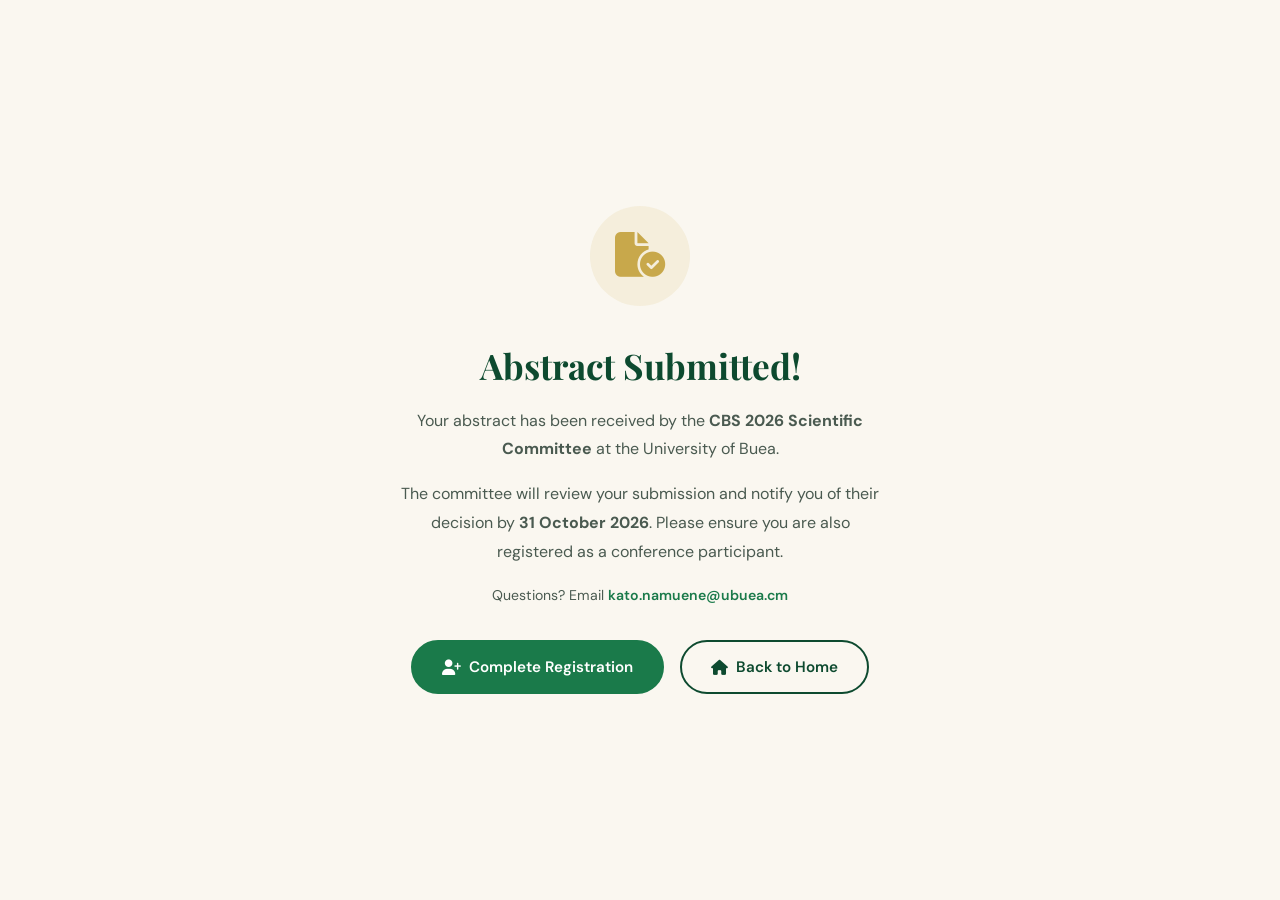
<file: pages/abstract-success.html>
<!DOCTYPE html>
<html lang="en">
<head>
  <meta charset="UTF-8"/><meta name="viewport" content="width=device-width, initial-scale=1.0"/>
  <title>Abstract Submitted | CBS 2026</title>
  <link rel="preconnect" href="https://fonts.googleapis.com"/>
  <link rel="preconnect" href="https://fonts.gstatic.com" crossorigin/>
  <link href="https://fonts.googleapis.com/css2?family=Playfair+Display:wght@700;900&family=DM+Sans:wght@400;500;600&display=swap" rel="stylesheet"/>
  <link rel="stylesheet" href="https://cdnjs.cloudflare.com/ajax/libs/font-awesome/6.5.1/css/all.min.css"/>
  <link rel="stylesheet" href="../css/style.css"/>
  <style>
    body { display:flex; align-items:center; justify-content:center; min-height:100vh; background:var(--cream); }
    .success-wrap { max-width:560px; width:94%; text-align:center; padding:3rem 2rem; }
    .big-icon { width:100px; height:100px; background:rgba(200,168,75,.12); border-radius:50%; display:flex; align-items:center; justify-content:center; margin:0 auto 2rem; font-size:2.8rem; color:var(--gold); }
    h1 { font-family:var(--font-display); font-size:2.2rem; color:var(--green-deep); margin-bottom:.8rem; }
    p { color:var(--gray-text); line-height:1.8; margin-bottom:1rem; font-size:1rem; }
    .actions { display:flex; gap:1rem; justify-content:center; flex-wrap:wrap; margin-top:2rem; }
  </style>
</head>
<body>
  <div class="success-wrap">
    <div class="big-icon"><i class="fa-solid fa-file-circle-check"></i></div>
    <h1>Abstract Submitted!</h1>
    <p>Your abstract has been received by the <strong>CBS 2026 Scientific Committee</strong> at the University of Buea.</p>
    <p>The committee will review your submission and notify you of their decision by <strong>31 October 2026</strong>. Please ensure you are also registered as a conference participant.</p>
    <p style="font-size:.88rem;color:var(--gray-text)">Questions? Email <a href="mailto:kato.namuene@ubuea.cm" style="color:var(--green-mid);font-weight:600">kato.namuene@ubuea.cm</a></p>
    <div class="actions">
      <a href="registration.html" class="btn btn-primary"><i class="fa-solid fa-user-plus"></i> Complete Registration</a>
      <a href="../index.html" class="btn btn-outline-dark"><i class="fa-solid fa-house"></i> Back to Home</a>
    </div>
  </div>
</body>
</html>
</file>
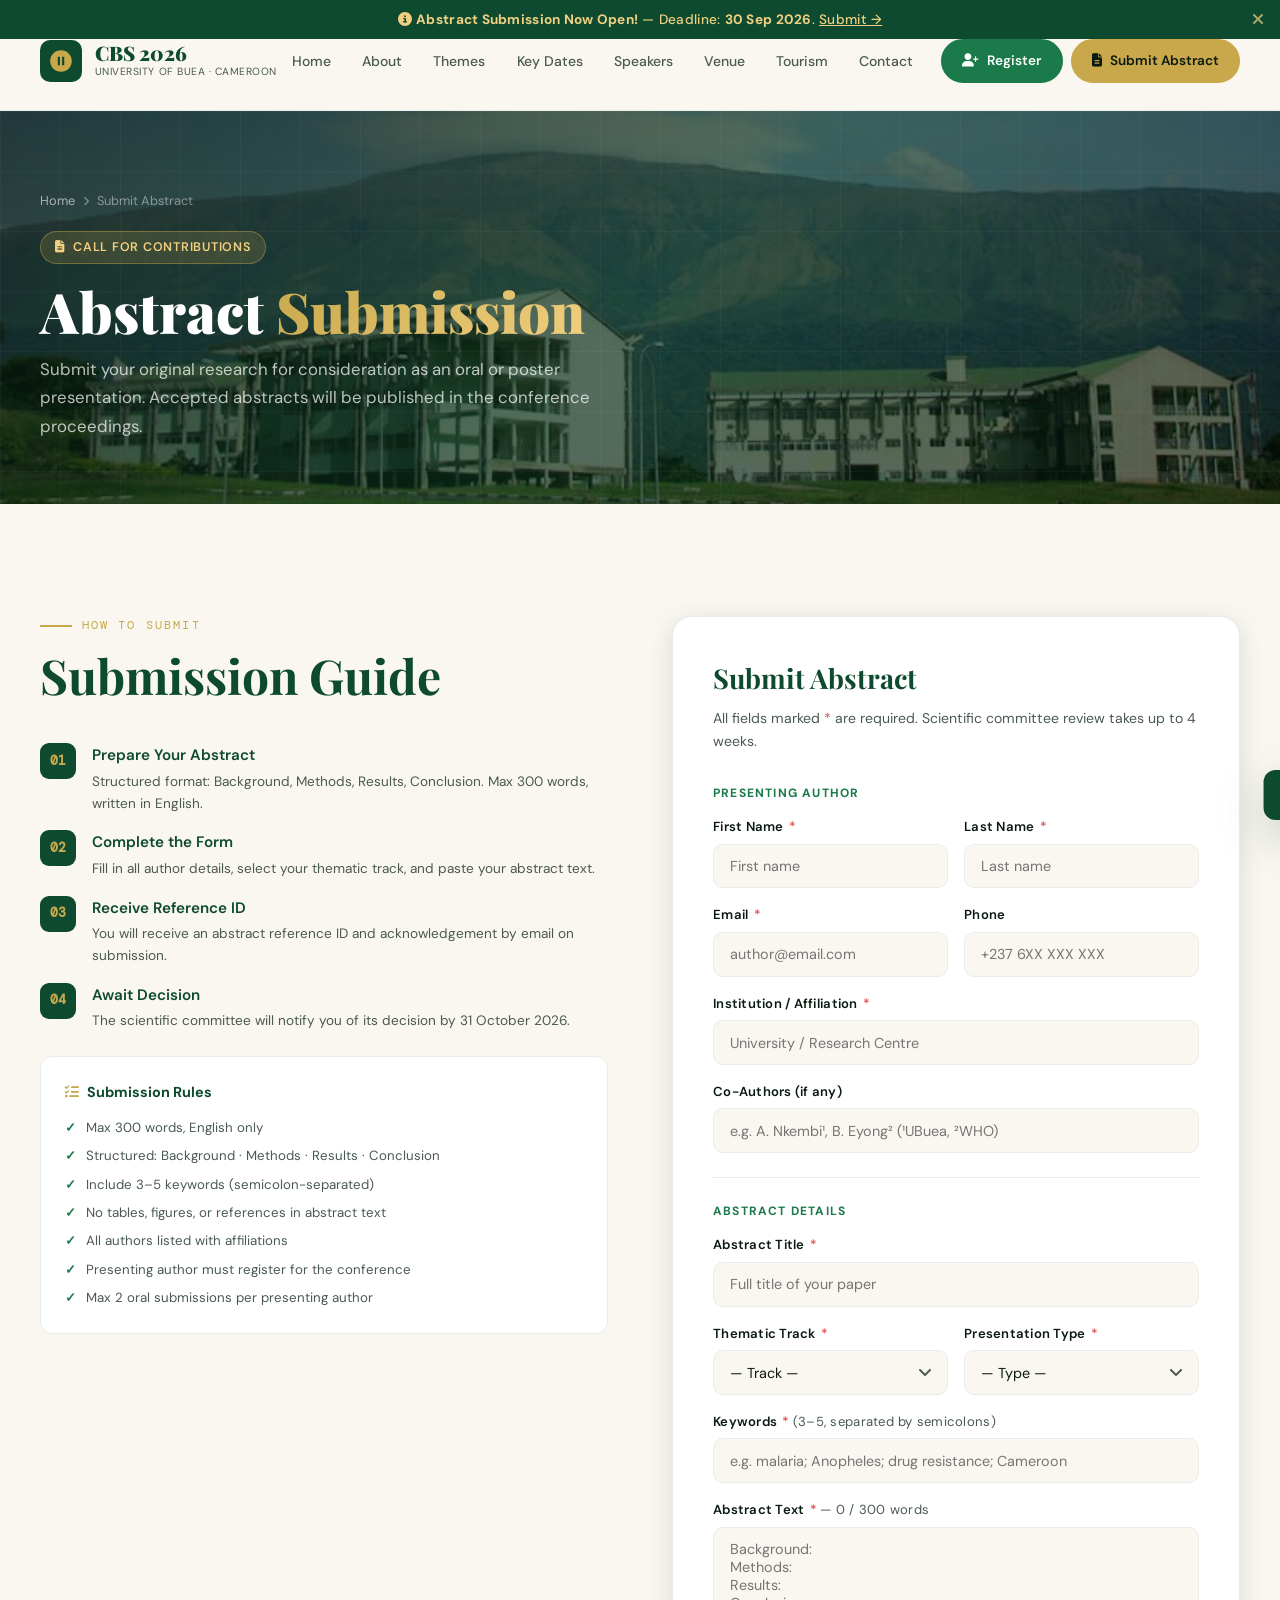
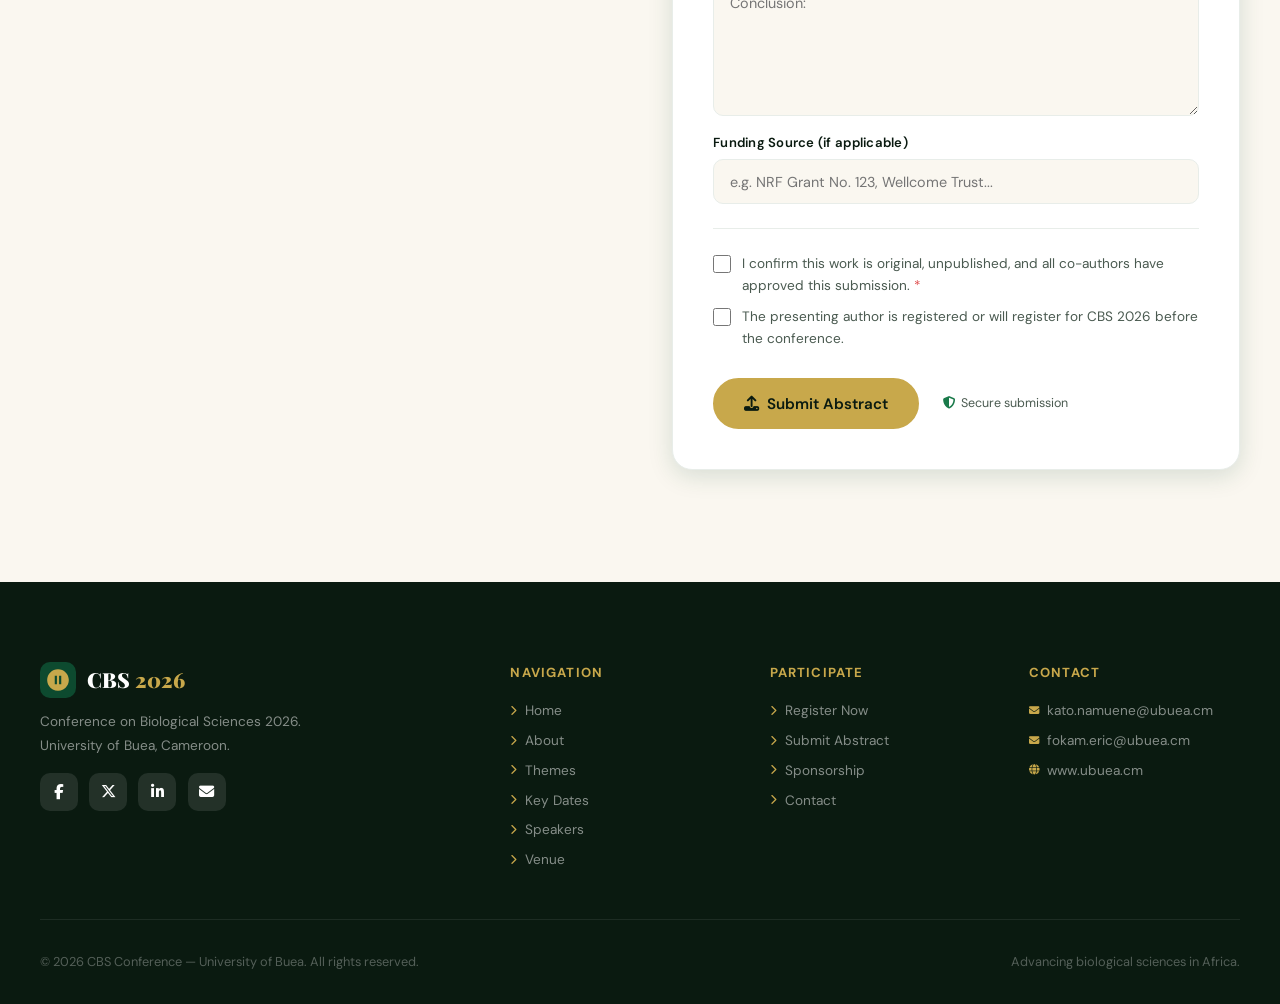
<file: pages/abstracts.html>
<!DOCTYPE html>
<html lang="en">
<head>
  <meta charset="UTF-8"/><meta name="viewport" content="width=device-width, initial-scale=1.0"/>
  <title>Submit Abstract | CBS 2026 – University of Buea</title>
  <link rel="preconnect" href="https://fonts.googleapis.com"/><link rel="preconnect" href="https://fonts.gstatic.com" crossorigin/>
  <link href="https://fonts.googleapis.com/css2?family=Playfair+Display:ital,wght@0,400;0,700;0,900;1,400&family=DM+Sans:wght@300;400;500;600&family=DM+Mono:wght@400;500&display=swap" rel="stylesheet"/>
  <link rel="stylesheet" href="https://cdnjs.cloudflare.com/ajax/libs/font-awesome/6.5.1/css/all.min.css"/>
  <link rel="stylesheet" href="../css/style.css"/>
  
</head><body><div id="page-loader"><div class="loader-logo">CBS<span>2026</span></div><div class="loader-bar"><div class="loader-fill"></div></div></div>
<div id="announcement-bar"><i class="fa-solid fa-circle-info"></i>&nbsp;<strong>Abstract Submission Now Open!</strong> — Deadline: <strong>30 Sep 2026</strong>. <a href="abstracts.html">Submit →</a><button class="close-bar" aria-label="Close"><i class="fa-solid fa-xmark"></i></button></div>
<nav id="navbar"><div class="container"><div class="nav-inner">
<a href="../index.html" class="nav-logo"><div class="nav-logo-icon"><svg viewBox="0 0 24 24"><path d="M12 2C6.48 2 2 6.48 2 12s4.48 10 10 10 10-4.48 10-10S17.52 2 12 2zm-1 14H9V8h2v8zm4 0h-2V8h2v8z"/></svg></div><div class="nav-logo-text"><div class="conf-name">CBS 2026</div><div class="conf-sub">University of Buea · Cameroon</div></div></a>
<ul class="nav-links"><li><a href="../index.html">Home</a></li><li><a href="about.html">About</a></li><li><a href="themes.html">Themes</a></li><li><a href="dates.html">Key Dates</a></li><li><a href="speakers.html">Speakers</a></li><li><a href="venue.html">Venue</a></li><li><a href="tourism.html">Tourism</a></li><li><a href="contact.html">Contact</a></li></ul>
<div class="nav-cta-group"><a href="registration.html" class="btn btn-primary btn-sm"><i class="fa-solid fa-user-plus"></i> Register</a><a href="abstracts.html" class="btn btn-gold btn-sm"><i class="fa-solid fa-file-alt"></i> Submit Abstract</a></div><button class="hamburger" id="hamburger-btn" aria-label="Toggle menu" aria-expanded="false"><span></span><span></span><span></span></button>
</div></div></nav>
<div id="mobile-nav"><div class="mob-overlay"></div><div class="mob-drawer">
<a href="../index.html"><i class="fa-solid fa-house"></i> Home</a>
<a href="about.html"><i class="fa-solid fa-circle-info"></i> About</a>
<a href="themes.html"><i class="fa-solid fa-flask"></i> Themes</a>
<a href="dates.html"><i class="fa-solid fa-calendar"></i> Key Dates</a>
<a href="speakers.html"><i class="fa-solid fa-users"></i> Speakers</a>
<a href="venue.html"><i class="fa-solid fa-location-dot"></i> Venue</a>
<a href="tourism.html"><i class="fa-solid fa-camera"></i> Tourism</a>
<a href="contact.html"><i class="fa-solid fa-envelope"></i> Contact</a>
<div class="mob-divider"></div>
<a href="registration.html" class="mob-btn-primary"><i class="fa-solid fa-user-plus"></i> Register Now</a>
<a href="abstracts.html" class="mob-btn-gold"><i class="fa-solid fa-file-alt"></i> Submit Abstract</a>
</div></div>
<section class="page-hero">
  <div class="carousel-bg">
    <div class="slide"><img src="../images/campus01.jpg" alt="UB buildings with Mount Cameroon"/></div>
    <div class="slide"><img src="../images/campus02.png" alt="University of Buea main gate"/></div>
    <div class="slide"><img src="../images/campus03.png" alt="University of Buea second gate"/></div>
    <div class="slide"><img src="../images/campus04.png" alt="Campus roundpoint aerial"/></div>
    <div class="slide"><img src="../images/campus05.png" alt="Elephant statue roundabout"/></div>
    <div class="slide"><img src="../images/campus06.png" alt="Campus aerial view"/></div>
    <div class="slide"><img src="../images/campus07.png" alt="Central Administration building"/></div>
    <div class="slide"><img src="../images/campus08.png" alt="Faculty building aerial"/></div>
    <div class="slide"><img src="../images/campus09.png" alt="Library building"/></div>
    <div class="slide"><img src="../images/campus10.png" alt="Faculty of Science"/></div>
    <div class="slide"><img src="../images/campus11.png" alt="ASTI building"/></div>
    <div class="slide"><img src="../images/campus12.png" alt="Campus panorama"/></div>
    <div class="slide"><img src="../images/campus13.png" alt="Campus wide view"/></div>
  </div><div class="container"><div class="page-hero-inner">
  <div class="breadcrumb"><a href="../index.html">Home</a><i class="fa-solid fa-chevron-right"></i><span>Submit Abstract</span></div>
  <div class="page-hero-badge"><i class="fa-solid fa-file-alt"></i> Call for Contributions</div>
  <h1>Abstract <span>Submission</span></h1>
  <p>Submit your original research for consideration as an oral or poster presentation. Accepted abstracts will be published in the conference proceedings.</p>
</div></div></section>

<section class="section-pad" style="background:var(--cream)">
<div class="container">
<div class="grid-2" style="gap:4rem;align-items:start">
  <div class="reveal" style="display:flex;flex-direction:column;gap:1.5rem">
    <div><div class="section-label">How to Submit</div><h2 class="section-title">Submission Guide</h2></div>
    <div style="display:flex;flex-direction:column;gap:1rem">
      <div style="display:flex;gap:1rem;align-items:flex-start"><div style="width:36px;height:36px;background:var(--green-deep);color:var(--gold);border-radius:9px;display:flex;align-items:center;justify-content:center;font-family:var(--font-mono);font-size:.8rem;font-weight:700;flex-shrink:0">01</div><div><h4 style="font-size:.95rem;font-weight:600;color:var(--green-deep);margin-bottom:.2rem">Prepare Your Abstract</h4><p style="font-size:.85rem;color:var(--gray-text)">Structured format: Background, Methods, Results, Conclusion. Max 300 words, written in English.</p></div></div>
      <div style="display:flex;gap:1rem;align-items:flex-start"><div style="width:36px;height:36px;background:var(--green-deep);color:var(--gold);border-radius:9px;display:flex;align-items:center;justify-content:center;font-family:var(--font-mono);font-size:.8rem;font-weight:700;flex-shrink:0">02</div><div><h4 style="font-size:.95rem;font-weight:600;color:var(--green-deep);margin-bottom:.2rem">Complete the Form</h4><p style="font-size:.85rem;color:var(--gray-text)">Fill in all author details, select your thematic track, and paste your abstract text.</p></div></div>
      <div style="display:flex;gap:1rem;align-items:flex-start"><div style="width:36px;height:36px;background:var(--green-deep);color:var(--gold);border-radius:9px;display:flex;align-items:center;justify-content:center;font-family:var(--font-mono);font-size:.8rem;font-weight:700;flex-shrink:0">03</div><div><h4 style="font-size:.95rem;font-weight:600;color:var(--green-deep);margin-bottom:.2rem">Receive Reference ID</h4><p style="font-size:.85rem;color:var(--gray-text)">You will receive an abstract reference ID and acknowledgement by email on submission.</p></div></div>
      <div style="display:flex;gap:1rem;align-items:flex-start"><div style="width:36px;height:36px;background:var(--green-deep);color:var(--gold);border-radius:9px;display:flex;align-items:center;justify-content:center;font-family:var(--font-mono);font-size:.8rem;font-weight:700;flex-shrink:0">04</div><div><h4 style="font-size:.95rem;font-weight:600;color:var(--green-deep);margin-bottom:.2rem">Await Decision</h4><p style="font-size:.85rem;color:var(--gray-text)">The scientific committee will notify you of its decision by 31 October 2026.</p></div></div>
    </div>
    <div style="background:var(--white);border-radius:var(--radius);padding:1.5rem;border:1px solid var(--gray-light)">
      <h4 style="font-size:.9rem;font-weight:700;color:var(--green-deep);margin-bottom:.8rem;display:flex;align-items:center;gap:.5rem"><i class="fa-solid fa-list-check" style="color:var(--gold)"></i> Submission Rules</h4>
      <ul style="display:flex;flex-direction:column;gap:.45rem">
        <li style="font-size:.83rem;color:var(--gray-text);display:flex;gap:.6rem"><span style="color:var(--green-mid);font-weight:700;flex-shrink:0">✓</span>Max 300 words, English only</li>
        <li style="font-size:.83rem;color:var(--gray-text);display:flex;gap:.6rem"><span style="color:var(--green-mid);font-weight:700;flex-shrink:0">✓</span>Structured: Background · Methods · Results · Conclusion</li>
        <li style="font-size:.83rem;color:var(--gray-text);display:flex;gap:.6rem"><span style="color:var(--green-mid);font-weight:700;flex-shrink:0">✓</span>Include 3–5 keywords (semicolon-separated)</li>
        <li style="font-size:.83rem;color:var(--gray-text);display:flex;gap:.6rem"><span style="color:var(--green-mid);font-weight:700;flex-shrink:0">✓</span>No tables, figures, or references in abstract text</li>
        <li style="font-size:.83rem;color:var(--gray-text);display:flex;gap:.6rem"><span style="color:var(--green-mid);font-weight:700;flex-shrink:0">✓</span>All authors listed with affiliations</li>
        <li style="font-size:.83rem;color:var(--gray-text);display:flex;gap:.6rem"><span style="color:var(--green-mid);font-weight:700;flex-shrink:0">✓</span>Presenting author must register for the conference</li>
        <li style="font-size:.83rem;color:var(--gray-text);display:flex;gap:.6rem"><span style="color:var(--green-mid);font-weight:700;flex-shrink:0">✓</span>Max 2 oral submissions per presenting author</li>
      </ul>
    </div>
  </div>
  <div class="reveal delay-2">
    <div class="form-card">
      <div id="abs-form-body">
        <h2>Submit Abstract</h2>
        <p class="form-desc">All fields marked <span style="color:#e05252">*</span> are required. Scientific committee review takes up to 4 weeks.</p>
        <form id="abstract-form" novalidate>
          <input type="hidden" name="_cc" value="fokam.eric@ubuea.cm"/>
          
          
          <div class="form-section-label">Presenting Author</div>
          <div class="form-row cols-2">
            <div class="form-group"><label>First Name <span class="req">*</span></label><input type="text" id="a-fname" name="Presenting Author First Name" placeholder="First name" required/><span class="error-msg">Required</span></div>
            <div class="form-group"><label>Last Name <span class="req">*</span></label><input type="text" id="a-lname" name="Presenting Author Last Name" placeholder="Last name" required/><span class="error-msg">Required</span></div>
          </div>
          <div class="form-row cols-2">
            <div class="form-group"><label>Email <span class="req">*</span></label><input type="email" id="a-email" name="Email" placeholder="author@email.com" required/><span class="error-msg">Valid email required</span></div>
            <div class="form-group"><label>Phone</label><input type="tel" id="a-phone" name="Phone" placeholder="+237 6XX XXX XXX"/></div>
          </div>
          <div class="form-row"><div class="form-group"><label>Institution / Affiliation <span class="req">*</span></label><input type="text" id="a-aff"   name="Institution" placeholder="University / Research Centre" required/><span class="error-msg">Required</span></div></div>
          <div class="form-row"><div class="form-group"><label>Co-Authors (if any)</label><input type="text" id="a-coauth" name="Co-Authors" placeholder="e.g. A. Nkembi¹, B. Eyong² (¹UBuea, ²WHO)"/></div></div>
          <div class="form-divider"></div>
          <div class="form-section-label">Abstract Details</div>
          <div class="form-row"><div class="form-group"><label>Abstract Title <span class="req">*</span></label><input type="text" id="a-title" name="Abstract Title" placeholder="Full title of your paper" required/><span class="error-msg">Required</span></div></div>
          <div class="form-row cols-2">
            <div class="form-group"><label>Thematic Track <span class="req">*</span></label><div class="select-wrap"><select id="a-track" name="Thematic Track" required><option value="">— Track —</option><option>Molecular Biology &amp; Genetics</option><option>Ecology &amp; Environmental Biology</option><option>Microbiology &amp; Infectious Disease</option><option>Biochemistry &amp; Cell Biology</option><option>Plant Biology &amp; Botany</option><option>Zoology &amp; Animal Sciences</option><option>Neuroscience &amp; Physiology</option><option>Biotechnology &amp; Bioinformatics</option><option>Aquatic &amp; Marine Biology</option><option>Public Health &amp; One Health</option><option>Structural &amp; Evolutionary Biology</option><option>Food Biology &amp; Nutrition Science</option></select></div><span class="error-msg">Required</span></div>
            <div class="form-group"><label>Presentation Type <span class="req">*</span></label><div class="select-wrap"><select id="a-type"  name="Presentation Type" required><option value="">— Type —</option><option>Oral Presentation</option><option>Poster Presentation</option><option>No Preference</option></select></div><span class="error-msg">Required</span></div>
          </div>
          <div class="form-row"><div class="form-group"><label>Keywords <span class="req">*</span> <span class="hint">(3–5, separated by semicolons)</span></label><input type="text" id="a-kw"    name="Keywords" placeholder="e.g. malaria; Anopheles; drug resistance; Cameroon" required/><span class="error-msg">Required</span></div></div>
          <div class="form-row"><div class="form-group">
            <label>Abstract Text <span class="req">*</span> <span class="hint" id="wc-label"> — 0 / 300 words</span></label>
            <textarea id="a-text"  name="Abstract Text" rows="9" placeholder="Background: &#10;Methods: &#10;Results: &#10;Conclusion: " required></textarea>
            <span class="error-msg" id="a-text-err">Please enter your abstract (max 300 words).</span>
          </div></div>
          <div class="form-row"><div class="form-group"><label>Funding Source (if applicable)</label><input type="text" id="a-fund"  name="Funding Source" placeholder="e.g. NRF Grant No. 123, Wellcome Trust..."/></div></div>
          <div class="form-divider"></div>
          <label class="form-check"><input type="checkbox" id="a-orig" required/><span>I confirm this work is original, unpublished, and all co-authors have approved this submission. <span style="color:#e05252">*</span></span></label>
          <label class="form-check"><input type="checkbox" id="a-reg"/><span>The presenting author is registered or will register for CBS 2026 before the conference.</span></label>
          <div class="form-submit-row">
            <button type="submit" class="btn btn-gold" id="a-submit"><i class="fa-solid fa-upload"></i> Submit Abstract</button>
            <span class="form-note"><i class="fa-solid fa-shield-halved"></i> Secure submission</span>
          </div>
        </form>
      </div>
      <div class="form-success" id="abs-success">
        <div class="success-icon" style="background:rgba(200,168,75,.12)"><i class="fa-solid fa-check" style="color:var(--gold)"></i></div>
        <h3 style="font-family:var(--font-display);font-size:1.5rem;color:var(--green-deep);margin-bottom:.5rem">Abstract Submitted!</h3>
        <p id="abs-ref-msg" style="color:var(--gray-text)">Your abstract has been received. A reference ID and confirmation have been sent to your email. You will be notified of the scientific committee's decision by 31 October 2026.</p>
        <a href="registration.html" class="btn btn-primary" style="margin-top:1.5rem"><i class="fa-solid fa-user-plus"></i> Complete Registration</a>
      </div>
    </div>
  </div>
</div>
</div></section>
<script>
var absTA = document.getElementById('a-text');
var wcLbl = document.getElementById('wc-label');

absTA.addEventListener('input', function() {
  var w = absTA.value.trim() === '' ? 0 : absTA.value.trim().split(/\s+/).length;
  wcLbl.textContent = ' — ' + w + ' / 300 words';
  wcLbl.style.color = w > 300 ? '#e05252' : 'var(--gray-text)';
});

document.getElementById('abstract-form').addEventListener('submit', async function(e) {
  e.preventDefault();

  var words = absTA.value.trim() === '' ? 0 : absTA.value.trim().split(/\s+/).length;
  if (words > 300) {
    absTA.classList.add('error');
    if (absTA.closest('.form-group')) absTA.closest('.form-group').classList.add('has-error');
    document.getElementById('a-text-err').textContent = 'Abstract exceeds 300 words (' + words + '). Please shorten it.';
    showToast('Abstract too long: ' + words + '/300 words.', 'error');
    return;
  }

  var valid = true;
  this.querySelectorAll('[required]').forEach(function(f) {
    var empty = f.value.trim() === '';
    f.classList.toggle('error', empty);
    if (f.closest('.form-group')) f.closest('.form-group').classList.toggle('has-error', empty);
    if (empty) valid = false;
  });
  if (!valid) { showToast('Please fill in all required fields.', 'error'); return; }
  if (!document.getElementById('a-orig').checked) { showToast('Please confirm the originality of your work.', 'error'); return; }

  var btn = document.getElementById('a-submit');
  btn.innerHTML = '<i class="fa-solid fa-spinner fa-spin"></i> Submitting...';
  btn.disabled = true;

  var refId = 'CBS2026-' + Math.random().toString(36).substr(2,6).toUpperCase();
  var formData = new FormData(this);
  formData.append('Reference ID', refId);

  try {
    var response = await fetch('https://formspree.io/f/mvznrqyy', {
      method: 'POST',
      body: formData,
      headers: { 'Accept': 'application/json' }
    });
    var data = await response.json();
    if (response.ok) {
      document.getElementById('abs-ref-msg').textContent =
        'Your abstract (Ref: ' + refId + ') has been received by the scientific committee. You will be notified of the decision by 31 October 2026.';
      document.getElementById('abs-form-body').style.display = 'none';
      document.getElementById('abs-success').classList.add('show');
      showToast('Abstract submitted! Ref: ' + refId);
    } else {
      throw new Error(data.error || 'Submission failed');
    }
  } catch(err) {
    showToast(err.message || 'Submission failed. Please try again.', 'error');
    btn.innerHTML = '<i class="fa-solid fa-upload"></i> Submit Abstract';
    btn.disabled = false;
  }
});
</script>
<footer><div class="container">
<div class="footer-grid">
<div class="footer-brand"><div style="display:flex;align-items:center;gap:.7rem"><div class="nav-logo-icon" style="width:36px;height:36px"><svg viewBox="0 0 24 24"><path d="M12 2C6.48 2 2 6.48 2 12s4.48 10 10 10 10-4.48 10-10S17.52 2 12 2zm-1 14H9V8h2v8zm4 0h-2V8h2v8z"/></svg></div><span style="font-family:var(--font-display);font-size:1.3rem;font-weight:900;color:var(--white)">CBS <span style="color:var(--gold)">2026</span></span></div><p>Conference on Biological Sciences 2026. University of Buea, Cameroon.</p><div class="social-links" style="margin-top:1rem"><a href="https://www.facebook.com" target="_blank" rel="noopener" class="social-link"><i class="fa-brands fa-facebook-f"></i></a><a href="https://www.twitter.com" target="_blank" rel="noopener" class="social-link"><i class="fa-brands fa-x-twitter"></i></a><a href="https://www.linkedin.com" target="_blank" rel="noopener" class="social-link"><i class="fa-brands fa-linkedin-in"></i></a><a href="mailto:kato.namuene@ubuea.cm" class="social-link"><i class="fa-solid fa-envelope"></i></a></div></div>
<div class="footer-col"><h4>Navigation</h4><ul><li><a href="../index.html"><i class="fa-solid fa-chevron-right"></i>Home</a></li><li><a href="about.html"><i class="fa-solid fa-chevron-right"></i>About</a></li><li><a href="themes.html"><i class="fa-solid fa-chevron-right"></i>Themes</a></li><li><a href="dates.html"><i class="fa-solid fa-chevron-right"></i>Key Dates</a></li><li><a href="speakers.html"><i class="fa-solid fa-chevron-right"></i>Speakers</a></li><li><a href="venue.html"><i class="fa-solid fa-chevron-right"></i>Venue</a></li></ul></div>
<div class="footer-col"><h4>Participate</h4><ul><li><a href="registration.html"><i class="fa-solid fa-chevron-right"></i>Register Now</a></li><li><a href="abstracts.html"><i class="fa-solid fa-chevron-right"></i>Submit Abstract</a></li><li><a href="contact.html"><i class="fa-solid fa-chevron-right"></i>Sponsorship</a></li><li><a href="contact.html"><i class="fa-solid fa-chevron-right"></i>Contact</a></li></ul></div>
<div class="footer-col"><h4>Contact</h4><ul><li><a href="mailto:kato.namuene@ubuea.cm"><i class="fa-solid fa-envelope"></i>kato.namuene@ubuea.cm</a></li><li><a href="mailto:fokam.eric@ubuea.cm"><i class="fa-solid fa-envelope"></i>fokam.eric@ubuea.cm</a></li><li><a href="https://www.ubuea.cm" target="_blank" rel="noopener"><i class="fa-solid fa-globe"></i>www.ubuea.cm</a></li></ul></div>
</div>
<div class="footer-bottom"><p>&copy; 2026 CBS Conference — University of Buea. All rights reserved.</p><p>Advancing biological sciences in Africa.</p></div>
</div></footer>
<button id="back-to-top" aria-label="Back to top"><i class="fa-solid fa-chevron-up"></i></button>
<div id="toast" role="alert"><i class="fa-solid fa-check-circle"></i><span id="toast-msg"></span></div>
<script src="../js/main.js"></script>
</body></html>
</file>
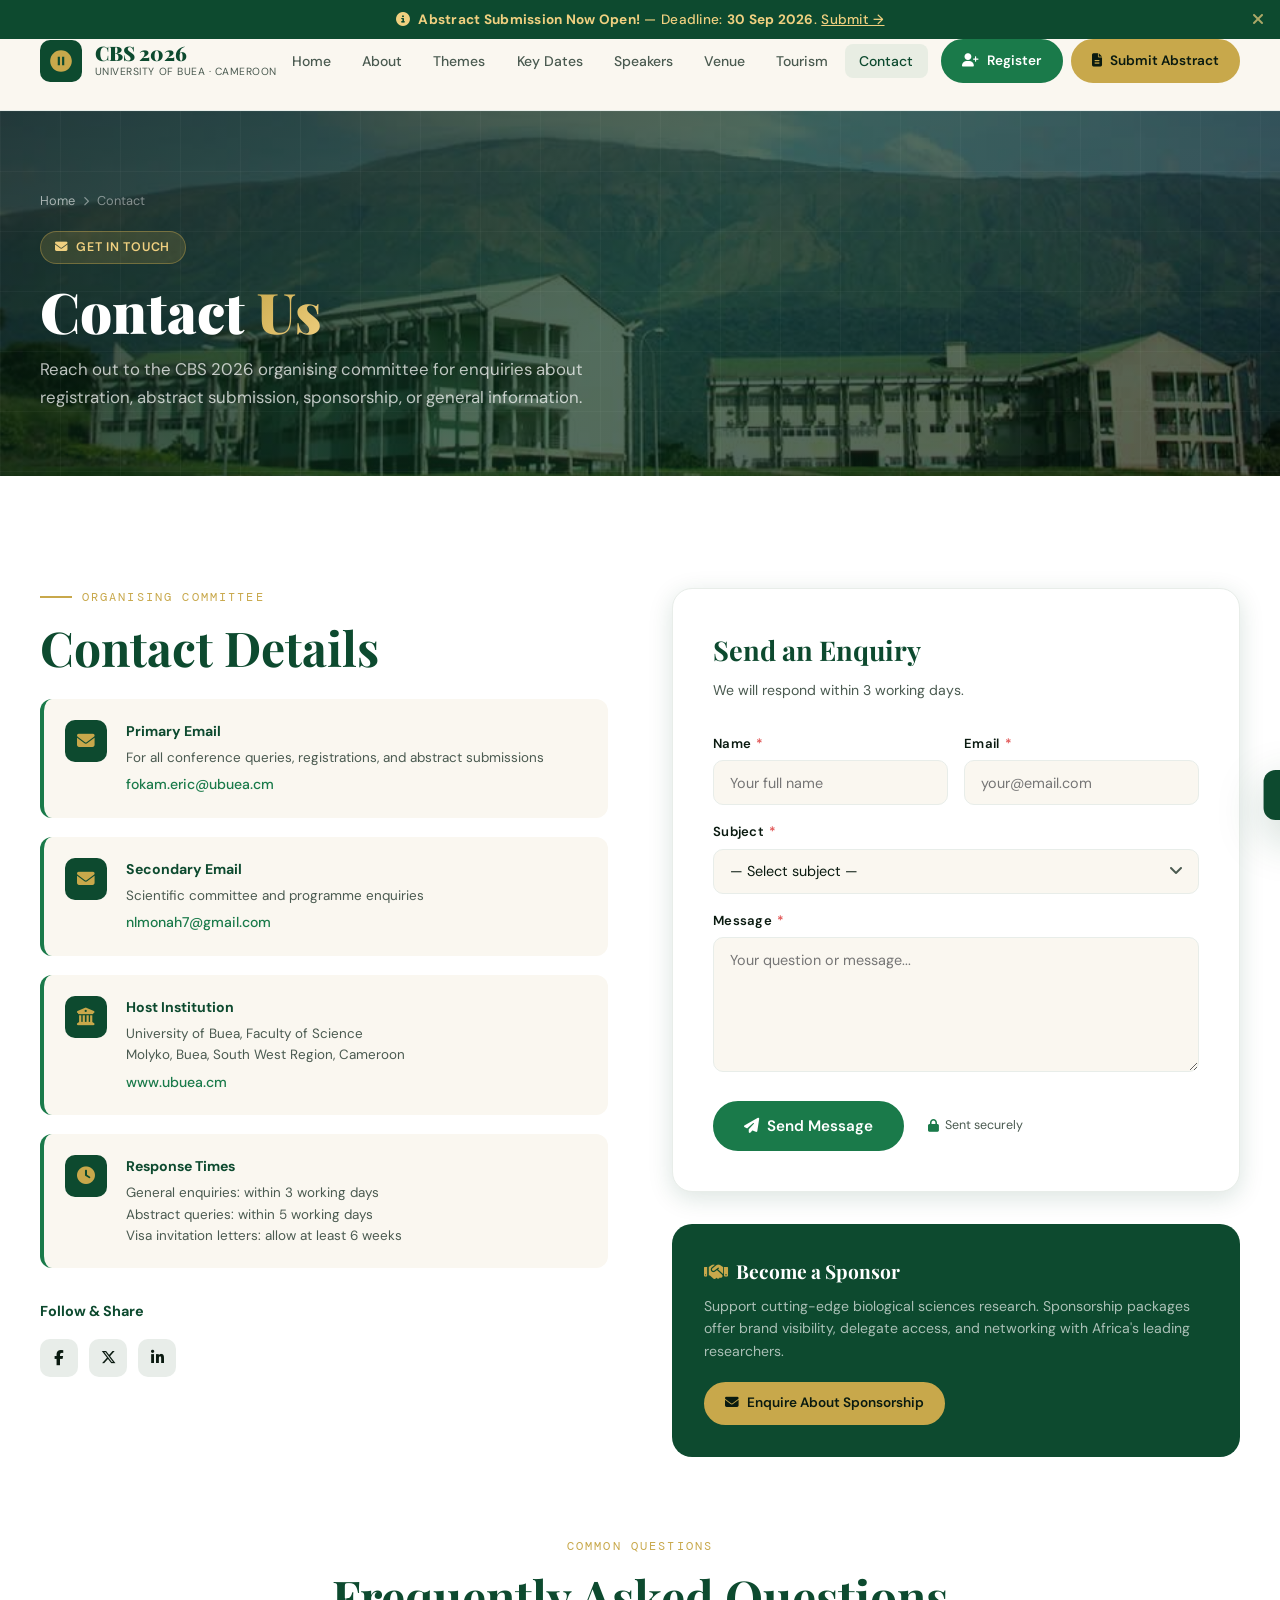
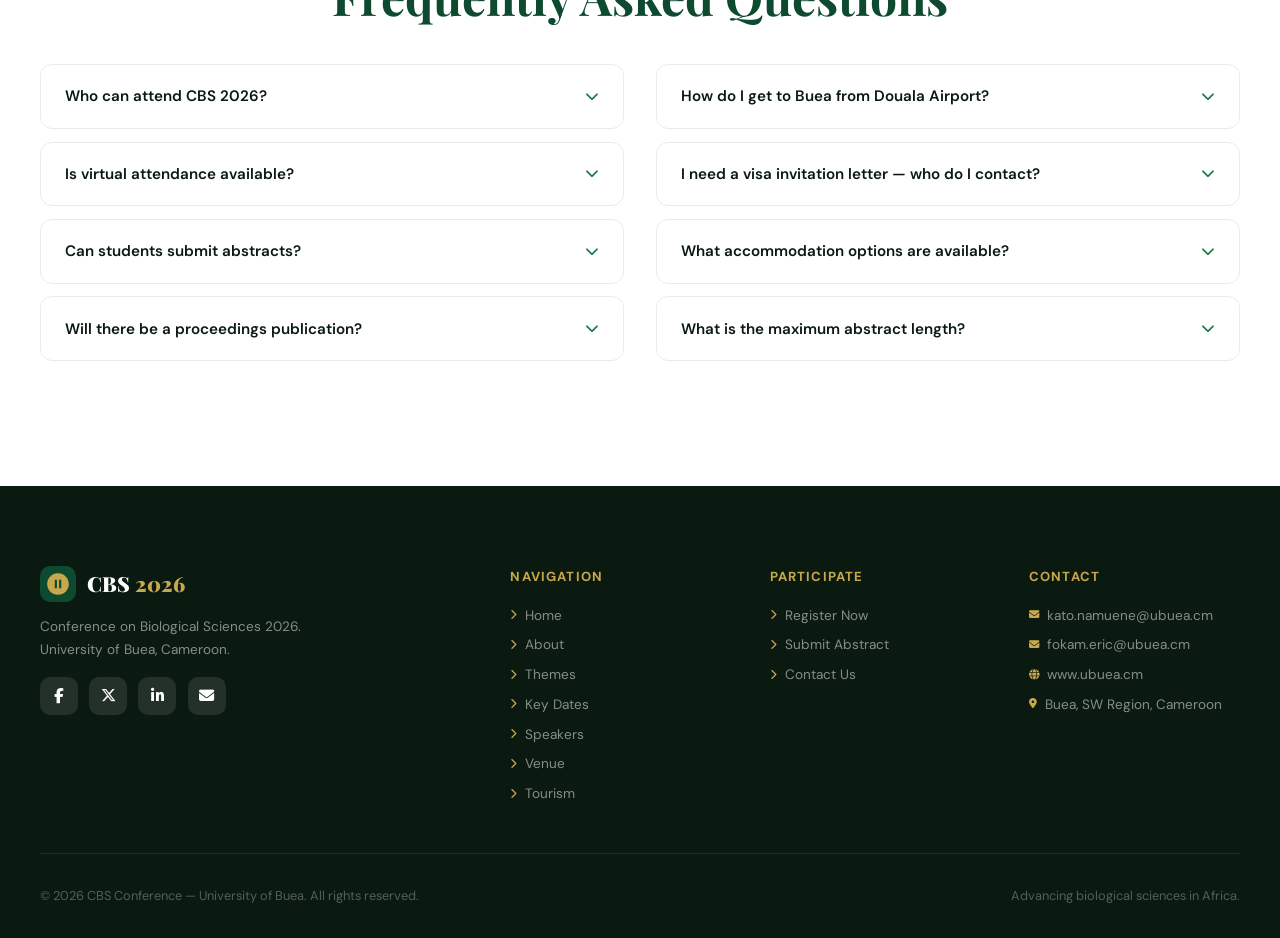
<file: pages/contact.html>
<!DOCTYPE html>
<html lang="en">
<head>
  <meta charset="UTF-8"/>
  <meta name="viewport" content="width=device-width, initial-scale=1.0"/>
  <title>Contact | CBS 2026 – University of Buea</title>
  <meta name="description" content="Contact the CBS 2026 organising committee at the University of Buea, Cameroon."/>
  <link rel="preconnect" href="https://fonts.googleapis.com"/>
  <link rel="preconnect" href="https://fonts.gstatic.com" crossorigin/>
  <link href="https://fonts.googleapis.com/css2?family=Playfair+Display:ital,wght@0,400;0,700;0,900;1,400&family=DM+Sans:wght@300;400;500;600&family=DM+Mono:wght@400;500&display=swap" rel="stylesheet"/>
  <link rel="stylesheet" href="https://cdnjs.cloudflare.com/ajax/libs/font-awesome/6.5.1/css/all.min.css"/>
  <link rel="stylesheet" href="../css/style.css"/>
  <style>
    .contact-card{display:flex;gap:1.2rem;align-items:flex-start;background:var(--cream);border-radius:var(--radius);padding:1.3rem;border-left:4px solid var(--green-mid)}
    .cc-icon{width:42px;height:42px;background:var(--green-deep);border-radius:10px;display:flex;align-items:center;justify-content:center;color:var(--gold);font-size:1.1rem;flex-shrink:0}
    .contact-card h4{font-size:.88rem;font-weight:700;color:var(--green-deep);margin-bottom:.3rem}
    .contact-card p{font-size:.84rem;color:var(--gray-text);line-height:1.6}
    .contact-card a{color:var(--green-mid);font-size:.88rem;font-weight:500;display:inline-block;margin-top:.3rem}
    .contact-card a:hover{color:var(--green-deep)}
  </style>
</head>
<body>

<!-- LOADER -->
<div id="page-loader"><div class="loader-logo">CBS<span>2026</span></div><div class="loader-bar"><div class="loader-fill"></div></div></div>

<!-- ANNOUNCEMENT BAR -->
<div id="announcement-bar">
  <i class="fa-solid fa-circle-info"></i>&nbsp;
  <strong>Abstract Submission Now Open!</strong> — Deadline: <strong>30 Sep 2026</strong>.
  <a href="abstracts.html">Submit →</a>
  <button class="close-bar" aria-label="Close"><i class="fa-solid fa-xmark"></i></button>
</div>

<!-- NAVBAR -->
<nav id="navbar" role="navigation">
  <div class="container">
    <div class="nav-inner">
      <a href="../index.html" class="nav-logo">
        <div class="nav-logo-icon"><svg viewBox="0 0 24 24"><path d="M12 2C6.48 2 2 6.48 2 12s4.48 10 10 10 10-4.48 10-10S17.52 2 12 2zm-1 14H9V8h2v8zm4 0h-2V8h2v8z"/></svg></div>
        <div class="nav-logo-text"><div class="conf-name">CBS 2026</div><div class="conf-sub">University of Buea · Cameroon</div></div>
      </a>
      <ul class="nav-links">
        <li><a href="../index.html">Home</a></li>
        <li><a href="about.html">About</a></li>
        <li><a href="themes.html">Themes</a></li>
        <li><a href="dates.html">Key Dates</a></li>
        <li><a href="speakers.html">Speakers</a></li>
        <li><a href="venue.html">Venue</a></li>
        <li><a href="tourism.html">Tourism</a></li>
        <li><a href="contact.html" class="active">Contact</a></li>
      </ul>
      <div class="nav-cta-group">
        <a href="registration.html" class="btn btn-primary btn-sm"><i class="fa-solid fa-user-plus"></i> Register</a>
        <a href="abstracts.html" class="btn btn-gold btn-sm"><i class="fa-solid fa-file-alt"></i> Submit Abstract</a>
      </div>
      <button class="hamburger" id="hamburger-btn" aria-label="Toggle menu" aria-expanded="false"><span></span><span></span><span></span></button>
    </div>
  </div>
</nav>

<!-- MOBILE NAV -->
<div id="mobile-nav"><div class="mob-overlay"></div>
  <div class="mob-drawer">
    <a href="../index.html"><i class="fa-solid fa-house"></i> Home</a>
    <a href="about.html"><i class="fa-solid fa-circle-info"></i> About</a>
    <a href="themes.html"><i class="fa-solid fa-flask"></i> Themes</a>
    <a href="dates.html"><i class="fa-solid fa-calendar"></i> Key Dates</a>
    <a href="speakers.html"><i class="fa-solid fa-users"></i> Speakers</a>
    <a href="venue.html"><i class="fa-solid fa-location-dot"></i> Venue</a>
    <a href="tourism.html"><i class="fa-solid fa-camera"></i> Tourism</a>
    <a href="contact.html" class="active"><i class="fa-solid fa-envelope"></i> Contact</a>
    <div class="mob-divider"></div>
    <a href="registration.html" class="mob-btn-primary"><i class="fa-solid fa-user-plus"></i> Register Now</a>
    <a href="abstracts.html" class="mob-btn-gold"><i class="fa-solid fa-file-alt"></i> Submit Abstract</a>
  </div>
</div>

<!-- PAGE HERO -->
<section class="page-hero">
  <div class="carousel-bg">
    <div class="slide"><img src="../images/campus01.jpg" alt="UB buildings with Mount Cameroon"/></div>
    <div class="slide"><img src="../images/campus02.png" alt="University of Buea main gate"/></div>
    <div class="slide"><img src="../images/campus03.png" alt="University of Buea second gate"/></div>
    <div class="slide"><img src="../images/campus04.png" alt="Campus roundpoint aerial"/></div>
    <div class="slide"><img src="../images/campus05.png" alt="Elephant statue roundabout"/></div>
    <div class="slide"><img src="../images/campus06.png" alt="Campus aerial view"/></div>
    <div class="slide"><img src="../images/campus07.png" alt="Central Administration building"/></div>
    <div class="slide"><img src="../images/campus08.png" alt="Faculty building aerial"/></div>
    <div class="slide"><img src="../images/campus09.png" alt="Library building"/></div>
    <div class="slide"><img src="../images/campus10.png" alt="Faculty of Science"/></div>
    <div class="slide"><img src="../images/campus11.png" alt="ASTI building"/></div>
    <div class="slide"><img src="../images/campus12.png" alt="Campus panorama"/></div>
    <div class="slide"><img src="../images/campus13.png" alt="Campus wide view"/></div>
  </div>
  <div class="container">
    <div class="page-hero-inner">
      <div class="breadcrumb"><a href="../index.html">Home</a><i class="fa-solid fa-chevron-right"></i><span>Contact</span></div>
      <div class="page-hero-badge"><i class="fa-solid fa-envelope"></i> Get in Touch</div>
      <h1>Contact <span>Us</span></h1>
      <p>Reach out to the CBS 2026 organising committee for enquiries about registration, abstract submission, sponsorship, or general information.</p>
    </div>
  </div>
</section>

<!-- MAIN CONTENT -->
<section class="section-pad" style="background:var(--white)">
  <div class="container">
    <div class="grid-2" style="gap:4rem;align-items:start">

      <!-- LEFT: Contact details -->
      <div class="reveal">
        <div class="section-label">Organising Committee</div>
        <h2 class="section-title">Contact Details</h2>
        <div style="display:flex;flex-direction:column;gap:1.2rem;margin-top:1.5rem">
          <div class="contact-card">
            <div class="cc-icon"><i class="fa-solid fa-envelope"></i></div>
            <div>
              <h4>Primary Email</h4>
              <p>For all conference queries, registrations, and abstract submissions</p>
              <a href="mailto:fokam.eric@ubuea.cm">fokam.eric@ubuea.cm</a>
            </div>
          </div>
          <div class="contact-card">
            <div class="cc-icon"><i class="fa-solid fa-envelope"></i></div>
            <div>
              <h4>Secondary Email</h4>
              <p>Scientific committee and programme enquiries</p>
              <a href="mailto:nlmonah7@gmail.com">nlmonah7@gmail.com</a>
            </div>
          </div>
          <div class="contact-card">
            <div class="cc-icon"><i class="fa-solid fa-building-columns"></i></div>
            <div>
              <h4>Host Institution</h4>
              <p>University of Buea, Faculty of Science<br/>Molyko, Buea, South West Region, Cameroon</p>
              <a href="https://www.ubuea.cm" target="_blank" rel="noopener">www.ubuea.cm</a>
            </div>
          </div>
          <div class="contact-card">
            <div class="cc-icon"><i class="fa-solid fa-clock"></i></div>
            <div>
              <h4>Response Times</h4>
              <p>General enquiries: within 3 working days<br/>Abstract queries: within 5 working days<br/>Visa invitation letters: allow at least 6 weeks</p>
            </div>
          </div>
        </div>
        <div style="margin-top:2rem">
          <h4 style="font-size:.9rem;font-weight:700;color:var(--green-deep);margin-bottom:1rem">Follow &amp; Share</h4>
          <div class="social-links">
            <a href="https://www.facebook.com" target="_blank" rel="noopener" class="social-link dark"><i class="fa-brands fa-facebook-f"></i></a>
            <a href="https://www.twitter.com" target="_blank" rel="noopener" class="social-link dark"><i class="fa-brands fa-x-twitter"></i></a>
            <a href="https://www.linkedin.com" target="_blank" rel="noopener" class="social-link dark"><i class="fa-brands fa-linkedin-in"></i></a>
          </div>
        </div>
      </div>

      <!-- RIGHT: Enquiry form + Sponsorship -->
      <div class="reveal delay-2" style="display:flex;flex-direction:column;gap:2rem">

        <!-- ENQUIRY FORM -->
        <div class="form-card">
          <div id="contact-form-body">
            <h2>Send an Enquiry</h2>
            <p class="form-desc">We will respond within 3 working days.</p>
            <form id="contact-form" novalidate>
              <div class="form-row cols-2">
                <div class="form-group">
                  <label>Name <span class="req">*</span></label>
                  <input type="text" id="c-name" name="Name" placeholder="Your full name" required/>
                  <span class="error-msg">Required</span>
                </div>
                <div class="form-group">
                  <label>Email <span class="req">*</span></label>
                  <input type="email" id="c-email" name="Email" placeholder="your@email.com" required/>
                  <span class="error-msg">Valid email required</span>
                </div>
              </div>
              <div class="form-row">
                <div class="form-group">
                  <label>Subject <span class="req">*</span></label>
                  <div class="select-wrap">
                    <select id="c-subject" name="Subject" required>
                      <option value="">— Select subject —</option>
                      <option>General Enquiry</option>
                      <option>Registration Query</option>
                      <option>Abstract Submission</option>
                      <option>Sponsorship &amp; Partnership</option>
                      <option>Visa / Invitation Letter</option>
                      <option>Accommodation &amp; Travel</option>
                      <option>Programme Information</option>
                      <option>Media &amp; Press</option>
                    </select>
                  </div>
                  <span class="error-msg">Required</span>
                </div>
              </div>
              <div class="form-row">
                <div class="form-group">
                  <label>Message <span class="req">*</span></label>
                  <textarea id="c-msg" name="Message" rows="6" placeholder="Your question or message..." required></textarea>
                  <span class="error-msg">Required</span>
                </div>
              </div>
              <div class="form-submit-row">
                <button type="submit" class="btn btn-primary" id="c-submit">
                  <i class="fa-solid fa-paper-plane"></i> Send Message
                </button>
                <span class="form-note"><i class="fa-solid fa-lock"></i> Sent securely</span>
              </div>
            </form>
          </div>
          <div class="form-success" id="contact-success">
            <div class="success-icon"><i class="fa-solid fa-check"></i></div>
            <h3 style="font-family:var(--font-display);font-size:1.5rem;color:var(--green-deep);margin-bottom:.5rem">Message Sent!</h3>
            <p style="color:var(--gray-text)">Thank you for contacting us. We will reply to your enquiry within 3 working days.</p>
          </div>
        </div>

        <!-- SPONSORSHIP -->
        <div style="background:var(--green-deep);border-radius:var(--radius-lg);padding:2rem;color:var(--white)">
          <h3 style="font-family:var(--font-display);font-size:1.2rem;margin-bottom:.5rem">
            <i class="fa-solid fa-handshake" style="color:var(--gold);margin-right:.5rem"></i>Become a Sponsor
          </h3>
          <p style="font-size:.88rem;color:rgba(255,255,255,.65);margin-bottom:1.2rem">Support cutting-edge biological sciences research. Sponsorship packages offer brand visibility, delegate access, and networking with Africa's leading researchers.</p>
          <a href="mailto:kato.namuene@ubuea.cm?subject=CBS2026 Sponsorship Enquiry" class="btn btn-gold btn-sm">
            <i class="fa-solid fa-envelope"></i> Enquire About Sponsorship
          </a>
        </div>
      </div>
    </div>

    <!-- FAQ -->
    <div style="margin-top:5rem">
      <div style="text-align:center;margin-bottom:2.5rem" class="reveal">
        <div class="section-label centered">Common Questions</div>
        <h2 class="section-title" style="text-align:center">Frequently Asked Questions</h2>
      </div>
      <div class="grid-2" style="gap:2rem">
        <div class="reveal">
          <div class="faq-item"><div class="faq-question">Who can attend CBS 2026? <i class="fa-solid fa-chevron-down"></i></div><div class="faq-answer"><p>CBS 2026 is open to all researchers, academics, postgraduate students, policymakers, industry professionals, and anyone with an interest in biological sciences. Participants from all countries are welcome in-person or virtually.</p></div></div>
          <div class="faq-item"><div class="faq-question">Is virtual attendance available? <i class="fa-solid fa-chevron-down"></i></div><div class="faq-answer"><p>Yes. CBS 2026 offers a hybrid format. Virtual attendees will have live access to keynote sessions and selected parallel sessions. Platform details will be shared with registered participants closer to the event.</p></div></div>
          <div class="faq-item"><div class="faq-question">Can students submit abstracts? <i class="fa-solid fa-chevron-down"></i></div><div class="faq-answer"><p>Absolutely. MSc and PhD students are strongly encouraged to submit. There will be a dedicated student poster competition with prizes. Undergraduates are welcome as co-authors or attendees.</p></div></div>
          <div class="faq-item"><div class="faq-question">Will there be a proceedings publication? <i class="fa-solid fa-chevron-down"></i></div><div class="faq-answer"><p>Yes. Accepted abstracts will be published in the CBS 2026 Book of Abstracts. Full papers may be considered for a peer-reviewed journal. Details will be communicated to accepted authors.</p></div></div>
        </div>
        <div class="reveal delay-2">
          <div class="faq-item"><div class="faq-question">How do I get to Buea from Douala Airport? <i class="fa-solid fa-chevron-down"></i></div><div class="faq-answer"><p>Buea is approximately 70 km from Douala International Airport (1.5–2 hours by road). Taxis, agency buses, and shared vehicles are available. Transport guidance will be provided to registered participants.</p></div></div>
          <div class="faq-item"><div class="faq-question">I need a visa invitation letter — who do I contact? <i class="fa-solid fa-chevron-down"></i></div><div class="faq-answer"><p>Registered participants requiring a formal invitation letter should email kato.namuene@ubuea.cm with their full name, institution, and passport details. Allow at least 6 weeks for processing.</p></div></div>
          <div class="faq-item"><div class="faq-question">What accommodation options are available? <i class="fa-solid fa-chevron-down"></i></div><div class="faq-answer"><p>A curated list of recommended hotels and guesthouses at various price points will be provided to all registered participants. Buea offers good options within minutes of the University campus.</p></div></div>
          <div class="faq-item"><div class="faq-question">What is the maximum abstract length? <i class="fa-solid fa-chevron-down"></i></div><div class="faq-answer"><p>Abstracts must not exceed 300 words. They should follow a structured format: Background, Methods, Results, and Conclusion. No tables, figures, or references are permitted within the abstract text.</p></div></div>
        </div>
      </div>
    </div>
  </div>
</section>

<!-- FOOTER -->
<footer><div class="container">
  <div class="footer-grid">
    <div class="footer-brand">
      <div style="display:flex;align-items:center;gap:.7rem">
        <div class="nav-logo-icon" style="width:36px;height:36px"><svg viewBox="0 0 24 24"><path d="M12 2C6.48 2 2 6.48 2 12s4.48 10 10 10 10-4.48 10-10S17.52 2 12 2zm-1 14H9V8h2v8zm4 0h-2V8h2v8z"/></svg></div>
        <span style="font-family:var(--font-display);font-size:1.3rem;font-weight:900;color:var(--white)">CBS <span style="color:var(--gold)">2026</span></span>
      </div>
      <p>Conference on Biological Sciences 2026. University of Buea, Cameroon.</p>
      <div class="social-links" style="margin-top:1rem">
        <a href="https://www.facebook.com" target="_blank" rel="noopener" class="social-link"><i class="fa-brands fa-facebook-f"></i></a>
        <a href="https://www.twitter.com" target="_blank" rel="noopener" class="social-link"><i class="fa-brands fa-x-twitter"></i></a>
        <a href="https://www.linkedin.com" target="_blank" rel="noopener" class="social-link"><i class="fa-brands fa-linkedin-in"></i></a>
        <a href="mailto:kato.namuene@ubuea.cm" class="social-link"><i class="fa-solid fa-envelope"></i></a>
      </div>
    </div>
    <div class="footer-col"><h4>Navigation</h4><ul>
      <li><a href="../index.html"><i class="fa-solid fa-chevron-right"></i>Home</a></li>
      <li><a href="about.html"><i class="fa-solid fa-chevron-right"></i>About</a></li>
      <li><a href="themes.html"><i class="fa-solid fa-chevron-right"></i>Themes</a></li>
      <li><a href="dates.html"><i class="fa-solid fa-chevron-right"></i>Key Dates</a></li>
      <li><a href="speakers.html"><i class="fa-solid fa-chevron-right"></i>Speakers</a></li>
      <li><a href="venue.html"><i class="fa-solid fa-chevron-right"></i>Venue</a></li>
      <li><a href="tourism.html"><i class="fa-solid fa-chevron-right"></i>Tourism</a></li>
    </ul></div>
    <div class="footer-col"><h4>Participate</h4><ul>
      <li><a href="registration.html"><i class="fa-solid fa-chevron-right"></i>Register Now</a></li>
      <li><a href="abstracts.html"><i class="fa-solid fa-chevron-right"></i>Submit Abstract</a></li>
      <li><a href="contact.html"><i class="fa-solid fa-chevron-right"></i>Contact Us</a></li>
    </ul></div>
    <div class="footer-col"><h4>Contact</h4><ul>
      <li><a href="mailto:kato.namuene@ubuea.cm"><i class="fa-solid fa-envelope"></i>kato.namuene@ubuea.cm</a></li>
      <li><a href="mailto:fokam.eric@ubuea.cm"><i class="fa-solid fa-envelope"></i>fokam.eric@ubuea.cm</a></li>
      <li><a href="https://www.ubuea.cm" target="_blank" rel="noopener"><i class="fa-solid fa-globe"></i>www.ubuea.cm</a></li>
      <li><a href="venue.html"><i class="fa-solid fa-location-dot"></i>Buea, SW Region, Cameroon</a></li>
    </ul></div>
  </div>
  <div class="footer-bottom">
    <p>&copy; 2026 CBS Conference — University of Buea. All rights reserved.</p>
    <p>Advancing biological sciences in Africa.</p>
  </div>
</div></footer>

<button id="back-to-top" aria-label="Back to top"><i class="fa-solid fa-chevron-up"></i></button>
<div id="toast" role="alert"><i class="fa-solid fa-check-circle"></i><span id="toast-msg"></span></div>

<script src="../js/main.js"></script>
<script>
document.getElementById('contact-form').addEventListener('submit', async function(e) {
  e.preventDefault();

  if (!validateForm(this)) {
    showToast('Please fill in all required fields.', 'error');
    return;
  }

  var btn = document.getElementById('c-submit');
  btn.innerHTML = '<i class="fa-solid fa-spinner fa-spin"></i> Sending...';
  btn.disabled = true;

  var formData = new FormData(this);
  formData.append('_cc', 'fokam.eric@ubuea.cm');

  try {
    var response = await fetch('https://formspree.io/f/mvznrqyy', {
      method: 'POST',
      body: formData,
      headers: { 'Accept': 'application/json' }
    });
    var data = await response.json();
    if (response.ok) {
      document.getElementById('contact-form-body').style.display = 'none';
      document.getElementById('contact-success').classList.add('show');
      showToast('Message sent successfully!');
    } else {
      throw new Error(data.error || 'Submission failed. Please try again.');
    }
  } catch(err) {
    showToast(err.message, 'error');
    btn.innerHTML = '<i class="fa-solid fa-paper-plane"></i> Send Message';
    btn.disabled = false;
  }
});
</script>

</body>
</html>
</file>
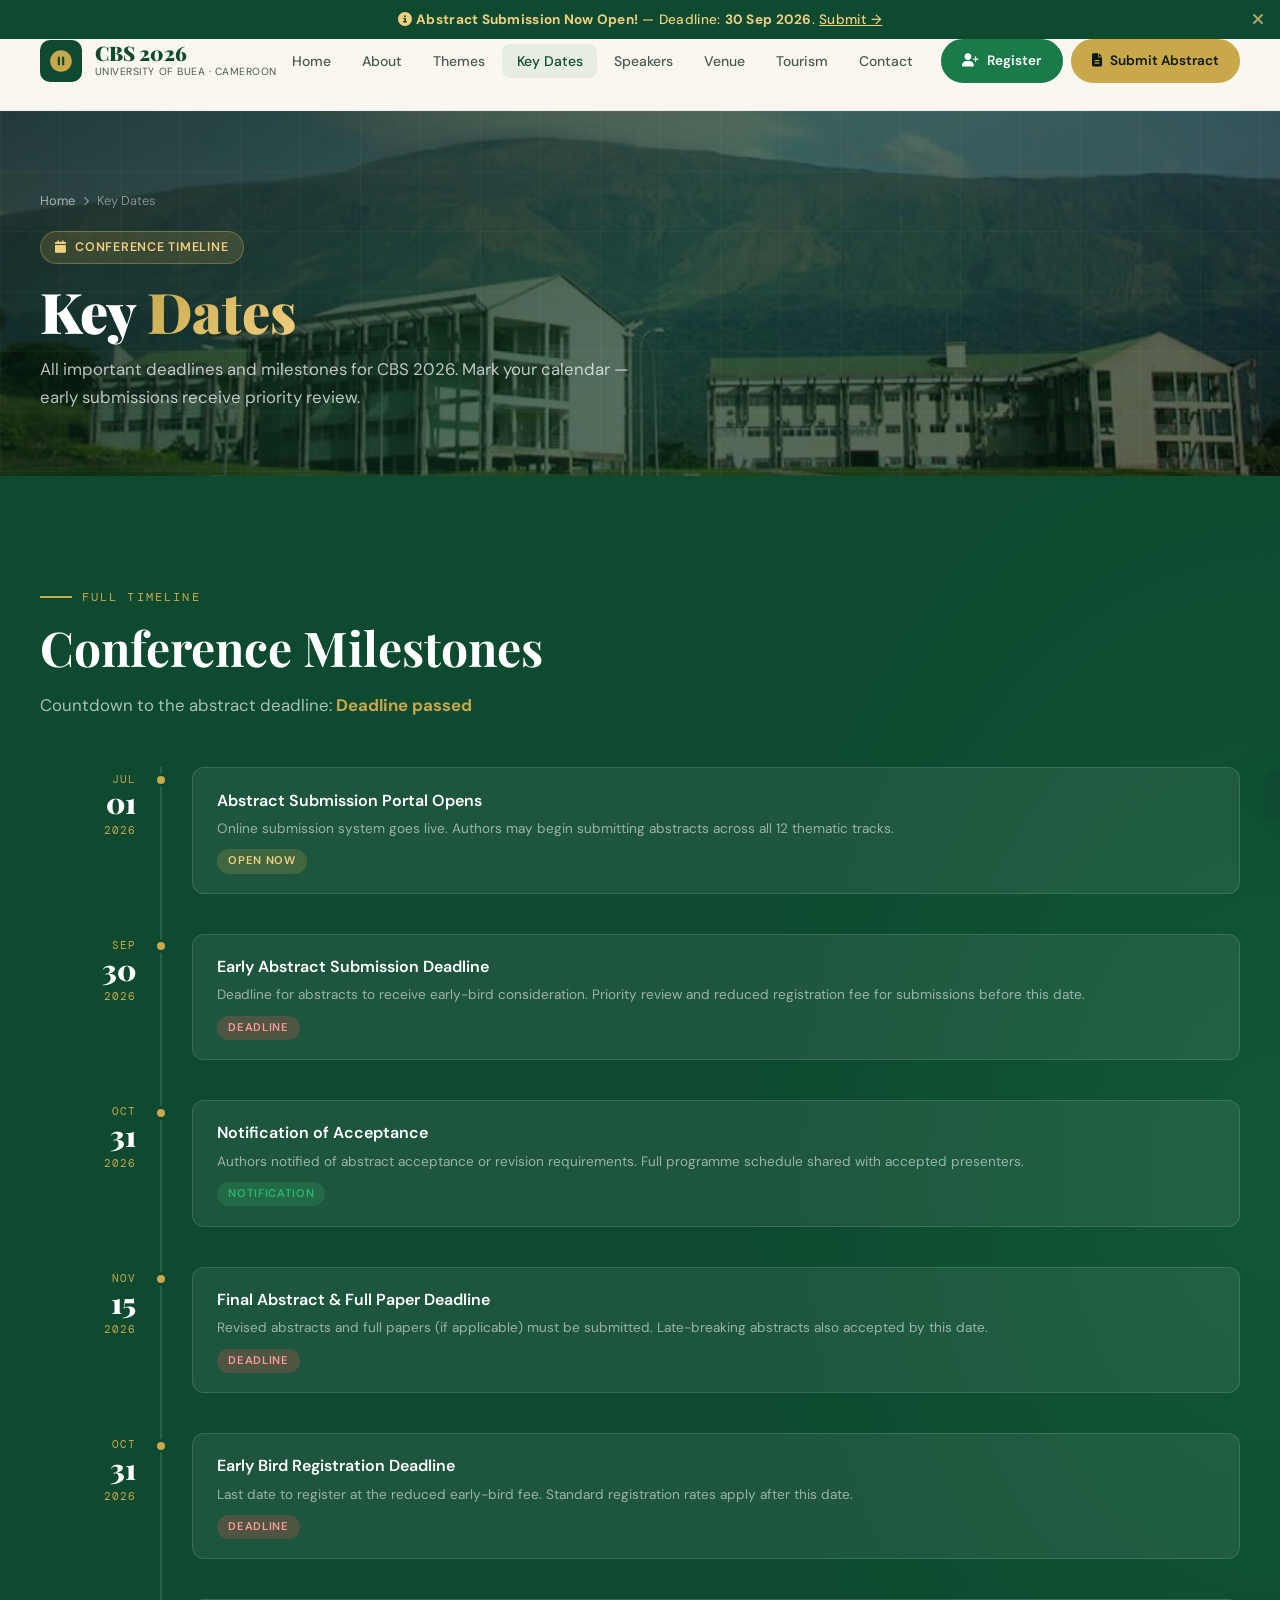
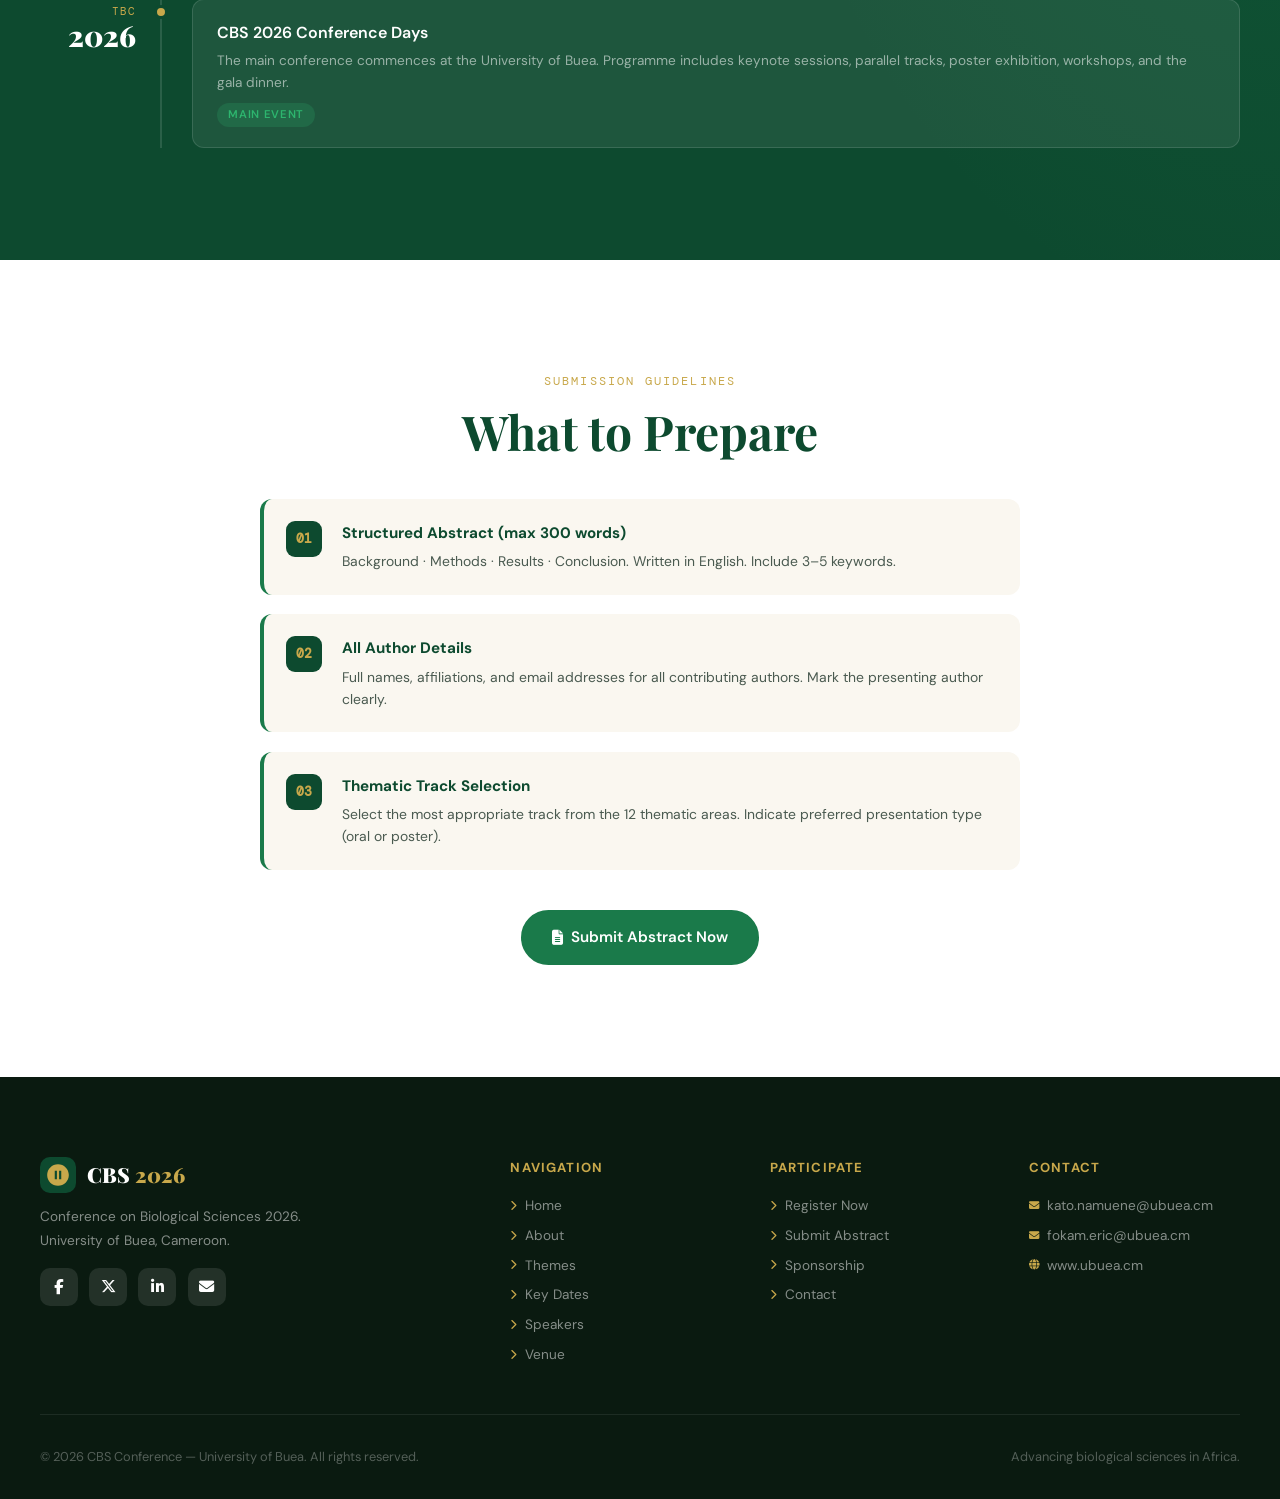
<file: pages/dates.html>
<!DOCTYPE html>
<html lang="en">
<head>
  <meta charset="UTF-8"/><meta name="viewport" content="width=device-width, initial-scale=1.0"/>
  <title>Key Dates | CBS 2026 – University of Buea</title>
  <link rel="preconnect" href="https://fonts.googleapis.com"/><link rel="preconnect" href="https://fonts.gstatic.com" crossorigin/>
  <link href="https://fonts.googleapis.com/css2?family=Playfair+Display:ital,wght@0,400;0,700;0,900;1,400&family=DM+Sans:wght@300;400;500;600&family=DM+Mono:wght@400;500&display=swap" rel="stylesheet"/>
  <link rel="stylesheet" href="https://cdnjs.cloudflare.com/ajax/libs/font-awesome/6.5.1/css/all.min.css"/>
  <link rel="stylesheet" href="../css/style.css"/>
  
</head><body><div id="page-loader"><div class="loader-logo">CBS<span>2026</span></div><div class="loader-bar"><div class="loader-fill"></div></div></div>
<div id="announcement-bar"><i class="fa-solid fa-circle-info"></i>&nbsp;<strong>Abstract Submission Now Open!</strong> — Deadline: <strong>30 Sep 2026</strong>. <a href="abstracts.html">Submit →</a><button class="close-bar" aria-label="Close"><i class="fa-solid fa-xmark"></i></button></div>
<nav id="navbar"><div class="container"><div class="nav-inner">
<a href="../index.html" class="nav-logo"><div class="nav-logo-icon"><svg viewBox="0 0 24 24"><path d="M12 2C6.48 2 2 6.48 2 12s4.48 10 10 10 10-4.48 10-10S17.52 2 12 2zm-1 14H9V8h2v8zm4 0h-2V8h2v8z"/></svg></div><div class="nav-logo-text"><div class="conf-name">CBS 2026</div><div class="conf-sub">University of Buea · Cameroon</div></div></a>
<ul class="nav-links"><li><a href="../index.html">Home</a></li><li><a href="about.html">About</a></li><li><a href="themes.html">Themes</a></li><li><a href="dates.html" class="active">Key Dates</a></li><li><a href="speakers.html">Speakers</a></li><li><a href="venue.html">Venue</a></li><li><a href="tourism.html">Tourism</a></li><li><a href="contact.html">Contact</a></li></ul>
<div class="nav-cta-group"><a href="registration.html" class="btn btn-primary btn-sm"><i class="fa-solid fa-user-plus"></i> Register</a><a href="abstracts.html" class="btn btn-gold btn-sm"><i class="fa-solid fa-file-alt"></i> Submit Abstract</a></div><button class="hamburger" id="hamburger-btn" aria-label="Toggle menu" aria-expanded="false"><span></span><span></span><span></span></button>
</div></div></nav>
<div id="mobile-nav"><div class="mob-overlay"></div><div class="mob-drawer">
<a href="../index.html"><i class="fa-solid fa-house"></i> Home</a>
<a href="about.html"><i class="fa-solid fa-circle-info"></i> About</a>
<a href="themes.html"><i class="fa-solid fa-flask"></i> Themes</a>
<a href="dates.html"><i class="fa-solid fa-calendar"></i> Key Dates</a>
<a href="speakers.html"><i class="fa-solid fa-users"></i> Speakers</a>
<a href="venue.html"><i class="fa-solid fa-location-dot"></i> Venue</a>
<a href="tourism.html"><i class="fa-solid fa-camera"></i> Tourism</a>
<a href="contact.html"><i class="fa-solid fa-envelope"></i> Contact</a>
<div class="mob-divider"></div>
<a href="registration.html" class="mob-btn-primary"><i class="fa-solid fa-user-plus"></i> Register Now</a>
<a href="abstracts.html" class="mob-btn-gold"><i class="fa-solid fa-file-alt"></i> Submit Abstract</a>
</div></div>
<section class="page-hero">
  <div class="carousel-bg">
    <div class="slide"><img src="../images/campus01.jpg" alt="UB buildings with Mount Cameroon"/></div>
    <div class="slide"><img src="../images/campus02.png" alt="University of Buea main gate"/></div>
    <div class="slide"><img src="../images/campus03.png" alt="University of Buea second gate"/></div>
    <div class="slide"><img src="../images/campus04.png" alt="Campus roundpoint aerial"/></div>
    <div class="slide"><img src="../images/campus05.png" alt="Elephant statue roundabout"/></div>
    <div class="slide"><img src="../images/campus06.png" alt="Campus aerial view"/></div>
    <div class="slide"><img src="../images/campus07.png" alt="Central Administration building"/></div>
    <div class="slide"><img src="../images/campus08.png" alt="Faculty building aerial"/></div>
    <div class="slide"><img src="../images/campus09.png" alt="Library building"/></div>
    <div class="slide"><img src="../images/campus10.png" alt="Faculty of Science"/></div>
    <div class="slide"><img src="../images/campus11.png" alt="ASTI building"/></div>
    <div class="slide"><img src="../images/campus12.png" alt="Campus panorama"/></div>
    <div class="slide"><img src="../images/campus13.png" alt="Campus wide view"/></div>
  </div><div class="container"><div class="page-hero-inner">
  <div class="breadcrumb"><a href="../index.html">Home</a><i class="fa-solid fa-chevron-right"></i><span>Key Dates</span></div>
  <div class="page-hero-badge"><i class="fa-solid fa-calendar"></i> Conference Timeline</div>
  <h1>Key <span>Dates</span></h1>
  <p>All important deadlines and milestones for CBS 2026. Mark your calendar — early submissions receive priority review.</p>
</div></div></section>

<section class="section-pad" style="background:var(--green-deep);position:relative;overflow:hidden">
<div style="position:absolute;inset:0;background:radial-gradient(ellipse 60% 80% at 100% 50%,rgba(45,181,110,.12) 0%,transparent 70%);pointer-events:none"></div>
<div class="container" style="position:relative;z-index:1">
<div style="margin-bottom:3rem" class="reveal">
  <div class="section-label">Full Timeline</div>
  <h2 class="section-title white">Conference Milestones</h2>
  <p class="section-subtitle white">Countdown to the abstract deadline: <span id="cd-inline" style="color:var(--gold);font-weight:700">calculating...</span></p>
</div>
<div class="timeline">
  <div class="tl-item"><div class="tl-date"><span class="month">Jul</span><span class="day">01</span><span class="month">2026</span></div><div class="tl-dot"></div><div class="tl-content reveal"><h3>Abstract Submission Portal Opens</h3><p>Online submission system goes live. Authors may begin submitting abstracts across all 12 thematic tracks.</p><span class="tl-tag tag-open">Open Now</span></div></div>
  <div class="tl-item current"><div class="tl-date"><span class="month">Sep</span><span class="day">30</span><span class="month">2026</span></div><div class="tl-dot"></div><div class="tl-content reveal"><h3>Early Abstract Submission Deadline</h3><p>Deadline for abstracts to receive early-bird consideration. Priority review and reduced registration fee for submissions before this date.</p><span class="tl-tag tag-deadline">Deadline</span></div></div>
  <div class="tl-item"><div class="tl-date"><span class="month">Oct</span><span class="day">31</span><span class="month">2026</span></div><div class="tl-dot"></div><div class="tl-content reveal"><h3>Notification of Acceptance</h3><p>Authors notified of abstract acceptance or revision requirements. Full programme schedule shared with accepted presenters.</p><span class="tl-tag tag-event">Notification</span></div></div>
  <div class="tl-item"><div class="tl-date"><span class="month">Nov</span><span class="day">15</span><span class="month">2026</span></div><div class="tl-dot"></div><div class="tl-content reveal"><h3>Final Abstract &amp; Full Paper Deadline</h3><p>Revised abstracts and full papers (if applicable) must be submitted. Late-breaking abstracts also accepted by this date.</p><span class="tl-tag tag-deadline">Deadline</span></div></div>
  <div class="tl-item"><div class="tl-date"><span class="month">Oct</span><span class="day">31</span><span class="month">2026</span></div><div class="tl-dot"></div><div class="tl-content reveal"><h3>Early Bird Registration Deadline</h3><p>Last date to register at the reduced early-bird fee. Standard registration rates apply after this date.</p><span class="tl-tag tag-deadline">Deadline</span></div></div>
  <div class="tl-item"><div class="tl-date"><span class="month">TBC</span><span class="day">2026</span></div><div class="tl-dot"></div><div class="tl-content reveal"><h3>CBS 2026 Conference Days</h3><p>The main conference commences at the University of Buea. Programme includes keynote sessions, parallel tracks, poster exhibition, workshops, and the gala dinner.</p><span class="tl-tag tag-event">Main Event</span></div></div>
</div>
</div></section>

<section class="section-pad" style="background:var(--white)">
<div class="container" style="max-width:760px">
  <div class="reveal" style="text-align:center;margin-bottom:2.5rem">
    <div class="section-label centered">Submission Guidelines</div>
    <h2 class="section-title">What to Prepare</h2>
  </div>
  <div style="display:flex;flex-direction:column;gap:1.2rem" class="reveal">
    <div style="display:flex;gap:1.2rem;align-items:flex-start;background:var(--cream);padding:1.4rem;border-radius:var(--radius);border-left:4px solid var(--green-mid)"><div style="width:36px;height:36px;background:var(--green-deep);color:var(--gold);border-radius:9px;display:flex;align-items:center;justify-content:center;font-family:var(--font-mono);font-size:.8rem;font-weight:700;flex-shrink:0">01</div><div><h4 style="font-size:.95rem;font-weight:700;color:var(--green-deep);margin-bottom:.3rem">Structured Abstract (max 300 words)</h4><p style="font-size:.87rem;color:var(--gray-text)">Background · Methods · Results · Conclusion. Written in English. Include 3–5 keywords.</p></div></div>
    <div style="display:flex;gap:1.2rem;align-items:flex-start;background:var(--cream);padding:1.4rem;border-radius:var(--radius);border-left:4px solid var(--green-mid)"><div style="width:36px;height:36px;background:var(--green-deep);color:var(--gold);border-radius:9px;display:flex;align-items:center;justify-content:center;font-family:var(--font-mono);font-size:.8rem;font-weight:700;flex-shrink:0">02</div><div><h4 style="font-size:.95rem;font-weight:700;color:var(--green-deep);margin-bottom:.3rem">All Author Details</h4><p style="font-size:.87rem;color:var(--gray-text)">Full names, affiliations, and email addresses for all contributing authors. Mark the presenting author clearly.</p></div></div>
    <div style="display:flex;gap:1.2rem;align-items:flex-start;background:var(--cream);padding:1.4rem;border-radius:var(--radius);border-left:4px solid var(--green-mid)"><div style="width:36px;height:36px;background:var(--green-deep);color:var(--gold);border-radius:9px;display:flex;align-items:center;justify-content:center;font-family:var(--font-mono);font-size:.8rem;font-weight:700;flex-shrink:0">03</div><div><h4 style="font-size:.95rem;font-weight:700;color:var(--green-deep);margin-bottom:.3rem">Thematic Track Selection</h4><p style="font-size:.87rem;color:var(--gray-text)">Select the most appropriate track from the 12 thematic areas. Indicate preferred presentation type (oral or poster).</p></div></div>
  </div>
  <div style="text-align:center;margin-top:2.5rem">
    <a href="abstracts.html" class="btn btn-primary"><i class="fa-solid fa-file-alt"></i> Submit Abstract Now</a>
  </div>
</div>
</section>
<script>
document.addEventListener('DOMContentLoaded',()=>{
  const deadline=new Date('2026-09-30T23:59:59').getTime();
  function tick(){const d=deadline-Date.now();if(d<=0){document.getElementById('cd-inline').textContent='Deadline passed';return;}const days=Math.floor(d/86400000);const hrs=Math.floor((d%86400000)/3600000);document.getElementById('cd-inline').textContent=days+' days, '+hrs+' hours remaining';}
  tick();setInterval(tick,60000);
});
</script>
<footer><div class="container">
<div class="footer-grid">
<div class="footer-brand"><div style="display:flex;align-items:center;gap:.7rem"><div class="nav-logo-icon" style="width:36px;height:36px"><svg viewBox="0 0 24 24"><path d="M12 2C6.48 2 2 6.48 2 12s4.48 10 10 10 10-4.48 10-10S17.52 2 12 2zm-1 14H9V8h2v8zm4 0h-2V8h2v8z"/></svg></div><span style="font-family:var(--font-display);font-size:1.3rem;font-weight:900;color:var(--white)">CBS <span style="color:var(--gold)">2026</span></span></div><p>Conference on Biological Sciences 2026. University of Buea, Cameroon.</p><div class="social-links" style="margin-top:1rem"><a href="https://www.facebook.com" target="_blank" rel="noopener" class="social-link"><i class="fa-brands fa-facebook-f"></i></a><a href="https://www.twitter.com" target="_blank" rel="noopener" class="social-link"><i class="fa-brands fa-x-twitter"></i></a><a href="https://www.linkedin.com" target="_blank" rel="noopener" class="social-link"><i class="fa-brands fa-linkedin-in"></i></a><a href="mailto:kato.namuene@ubuea.cm" class="social-link"><i class="fa-solid fa-envelope"></i></a></div></div>
<div class="footer-col"><h4>Navigation</h4><ul><li><a href="../index.html"><i class="fa-solid fa-chevron-right"></i>Home</a></li><li><a href="about.html"><i class="fa-solid fa-chevron-right"></i>About</a></li><li><a href="themes.html"><i class="fa-solid fa-chevron-right"></i>Themes</a></li><li><a href="dates.html"><i class="fa-solid fa-chevron-right"></i>Key Dates</a></li><li><a href="speakers.html"><i class="fa-solid fa-chevron-right"></i>Speakers</a></li><li><a href="venue.html"><i class="fa-solid fa-chevron-right"></i>Venue</a></li></ul></div>
<div class="footer-col"><h4>Participate</h4><ul><li><a href="registration.html"><i class="fa-solid fa-chevron-right"></i>Register Now</a></li><li><a href="abstracts.html"><i class="fa-solid fa-chevron-right"></i>Submit Abstract</a></li><li><a href="contact.html"><i class="fa-solid fa-chevron-right"></i>Sponsorship</a></li><li><a href="contact.html"><i class="fa-solid fa-chevron-right"></i>Contact</a></li></ul></div>
<div class="footer-col"><h4>Contact</h4><ul><li><a href="mailto:kato.namuene@ubuea.cm"><i class="fa-solid fa-envelope"></i>kato.namuene@ubuea.cm</a></li><li><a href="mailto:fokam.eric@ubuea.cm"><i class="fa-solid fa-envelope"></i>fokam.eric@ubuea.cm</a></li><li><a href="https://www.ubuea.cm" target="_blank" rel="noopener"><i class="fa-solid fa-globe"></i>www.ubuea.cm</a></li></ul></div>
</div>
<div class="footer-bottom"><p>&copy; 2026 CBS Conference — University of Buea. All rights reserved.</p><p>Advancing biological sciences in Africa.</p></div>
</div></footer>
<button id="back-to-top" aria-label="Back to top"><i class="fa-solid fa-chevron-up"></i></button>
<div id="toast" role="alert"><i class="fa-solid fa-check-circle"></i><span id="toast-msg"></span></div>
<script src="../js/main.js"></script>
</body></html>
</file>
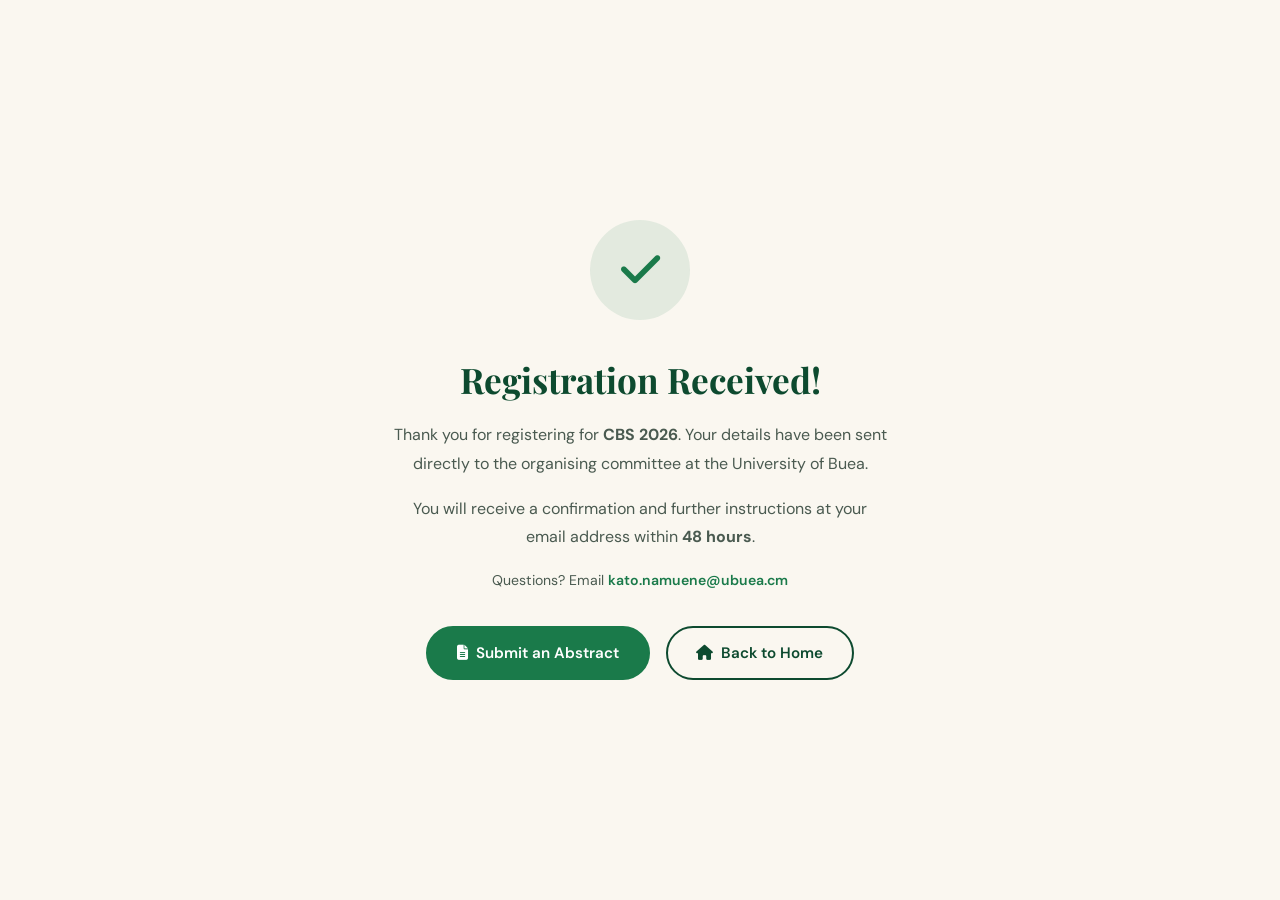
<file: pages/registration-success.html>
<!DOCTYPE html>
<html lang="en">
<head>
  <meta charset="UTF-8"/><meta name="viewport" content="width=device-width, initial-scale=1.0"/>
  <title>Registration Received | CBS 2026</title>
  <link rel="preconnect" href="https://fonts.googleapis.com"/>
  <link rel="preconnect" href="https://fonts.gstatic.com" crossorigin/>
  <link href="https://fonts.googleapis.com/css2?family=Playfair+Display:wght@700;900&family=DM+Sans:wght@400;500;600&display=swap" rel="stylesheet"/>
  <link rel="stylesheet" href="https://cdnjs.cloudflare.com/ajax/libs/font-awesome/6.5.1/css/all.min.css"/>
  <link rel="stylesheet" href="../css/style.css"/>
  <style>
    body { display:flex; align-items:center; justify-content:center; min-height:100vh; background:var(--cream); }
    .success-wrap { max-width:560px; width:94%; text-align:center; padding:3rem 2rem; }
    .big-icon { width:100px; height:100px; background:rgba(26,122,74,.1); border-radius:50%; display:flex; align-items:center; justify-content:center; margin:0 auto 2rem; font-size:2.8rem; color:var(--green-mid); }
    h1 { font-family:var(--font-display); font-size:2.2rem; color:var(--green-deep); margin-bottom:.8rem; }
    p { color:var(--gray-text); line-height:1.8; margin-bottom:1rem; font-size:1rem; }
    .actions { display:flex; gap:1rem; justify-content:center; flex-wrap:wrap; margin-top:2rem; }
  </style>
</head>
<body>
  <div class="success-wrap">
    <div class="big-icon"><i class="fa-solid fa-check"></i></div>
    <h1>Registration Received!</h1>
    <p>Thank you for registering for <strong>CBS 2026</strong>. Your details have been sent directly to the organising committee at the University of Buea.</p>
    <p>You will receive a confirmation and further instructions at your email address within <strong>48 hours</strong>.</p>
    <p style="font-size:.88rem;color:var(--gray-text)">Questions? Email <a href="mailto:kato.namuene@ubuea.cm" style="color:var(--green-mid);font-weight:600">kato.namuene@ubuea.cm</a></p>
    <div class="actions">
      <a href="abstracts.html" class="btn btn-primary"><i class="fa-solid fa-file-alt"></i> Submit an Abstract</a>
      <a href="../index.html" class="btn btn-outline-dark"><i class="fa-solid fa-house"></i> Back to Home</a>
    </div>
  </div>
</body>
</html>
</file>
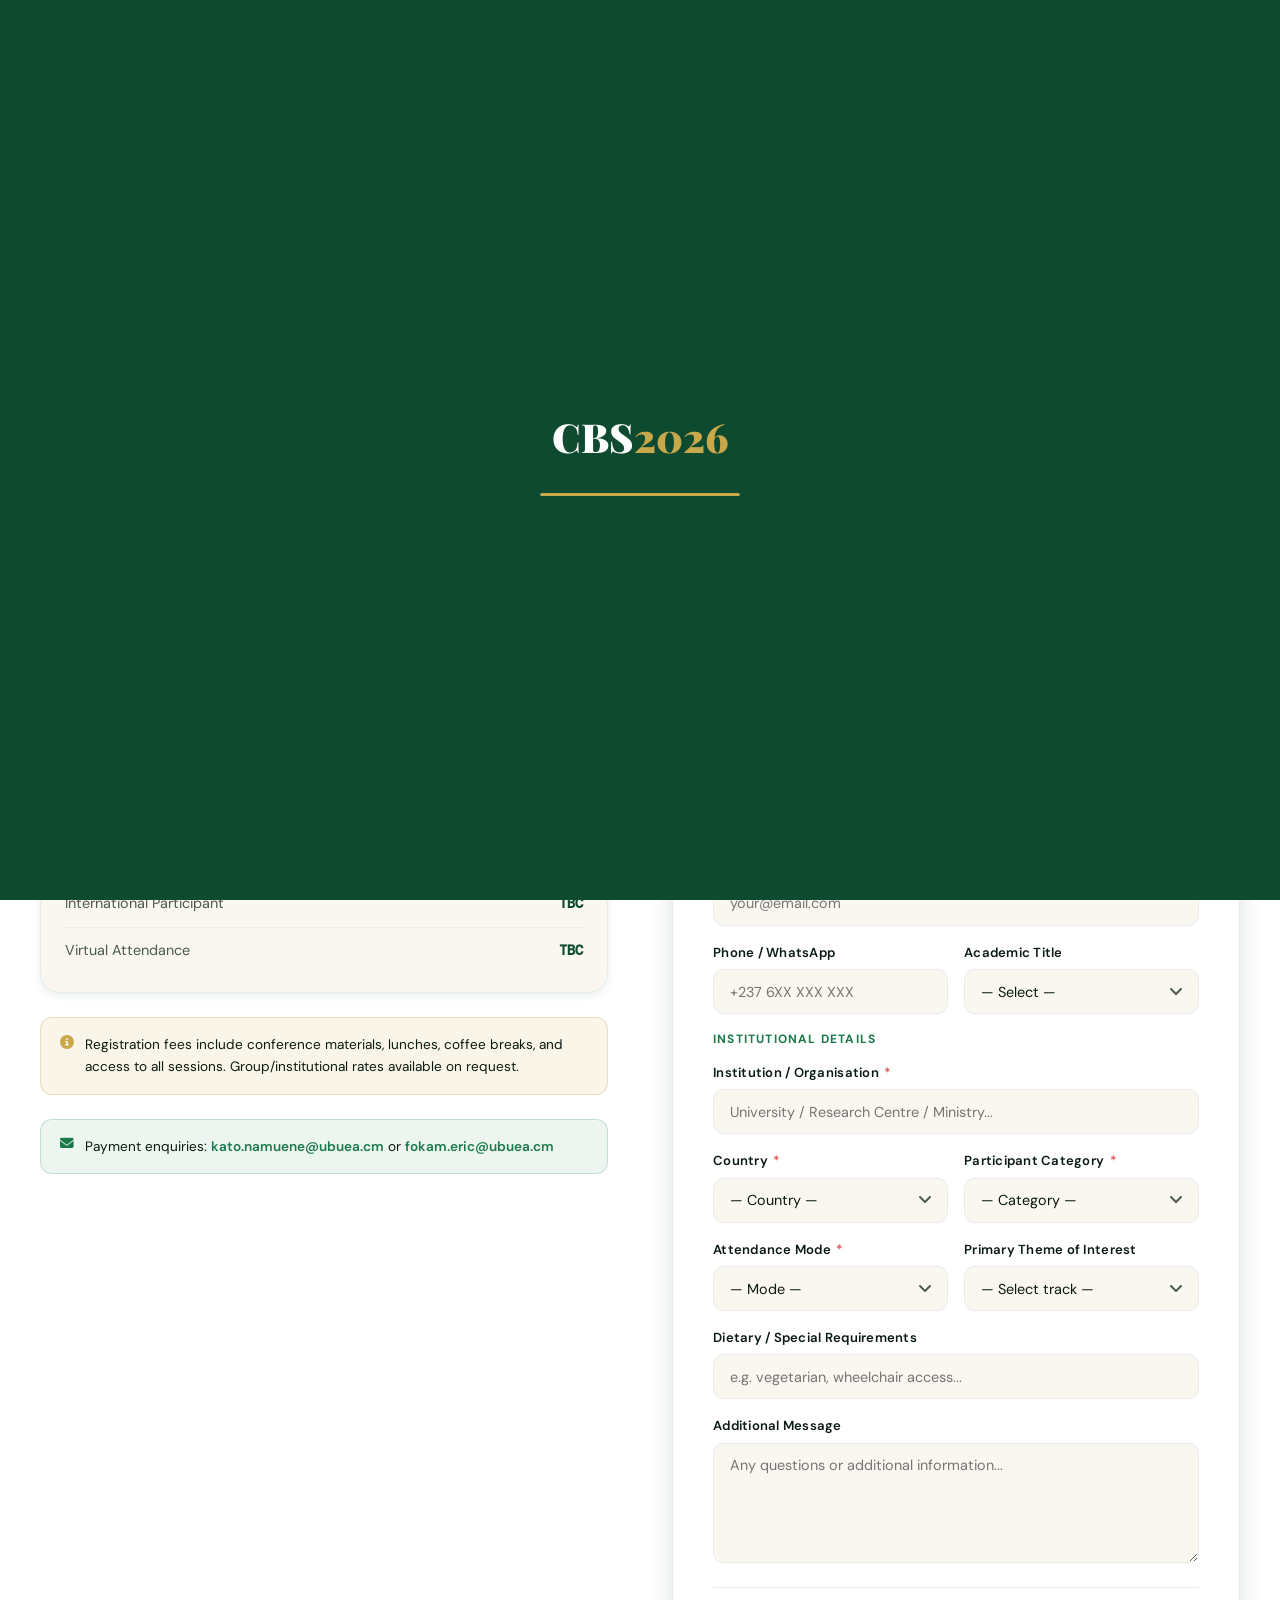
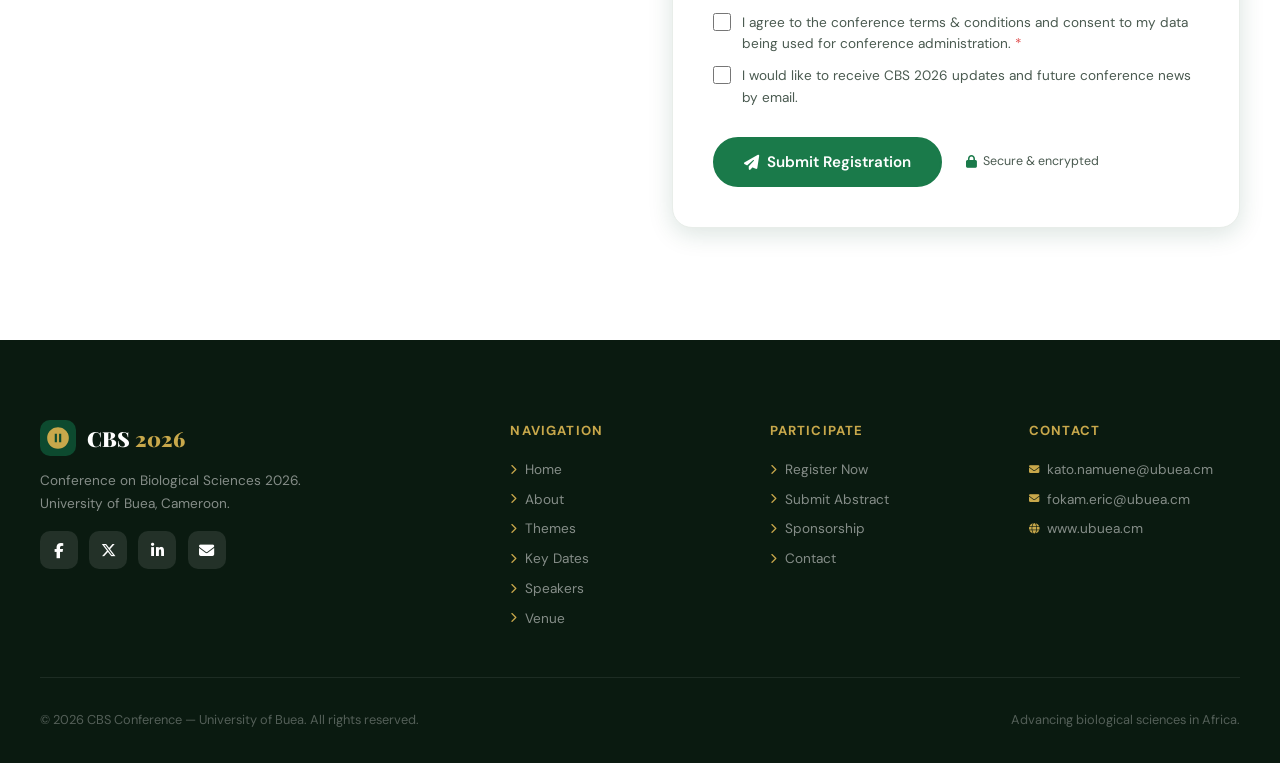
<file: pages/registration.html>
<!DOCTYPE html>
<html lang="en">
<head>
  <meta charset="UTF-8"/><meta name="viewport" content="width=device-width, initial-scale=1.0"/>
  <title>Registration | CBS 2026 – University of Buea</title>
  <link rel="preconnect" href="https://fonts.googleapis.com"/><link rel="preconnect" href="https://fonts.gstatic.com" crossorigin/>
  <link href="https://fonts.googleapis.com/css2?family=Playfair+Display:ital,wght@0,400;0,700;0,900;1,400&family=DM+Sans:wght@300;400;500;600&family=DM+Mono:wght@400;500&display=swap" rel="stylesheet"/>
  <link rel="stylesheet" href="https://cdnjs.cloudflare.com/ajax/libs/font-awesome/6.5.1/css/all.min.css"/>
  <link rel="stylesheet" href="../css/style.css"/>
  
</head><body><div id="page-loader"><div class="loader-logo">CBS<span>2026</span></div><div class="loader-bar"><div class="loader-fill"></div></div></div>
<div id="announcement-bar"><i class="fa-solid fa-circle-info"></i>&nbsp;<strong>Abstract Submission Now Open!</strong> — Deadline: <strong>30 Sep 2026</strong>. <a href="abstracts.html">Submit →</a><button class="close-bar" aria-label="Close"><i class="fa-solid fa-xmark"></i></button></div>
<nav id="navbar"><div class="container"><div class="nav-inner">
<a href="../index.html" class="nav-logo"><div class="nav-logo-icon"><svg viewBox="0 0 24 24"><path d="M12 2C6.48 2 2 6.48 2 12s4.48 10 10 10 10-4.48 10-10S17.52 2 12 2zm-1 14H9V8h2v8zm4 0h-2V8h2v8z"/></svg></div><div class="nav-logo-text"><div class="conf-name">CBS 2026</div><div class="conf-sub">University of Buea · Cameroon</div></div></a>
<ul class="nav-links"><li><a href="../index.html">Home</a></li><li><a href="about.html">About</a></li><li><a href="themes.html">Themes</a></li><li><a href="dates.html">Key Dates</a></li><li><a href="speakers.html">Speakers</a></li><li><a href="venue.html">Venue</a></li><li><a href="tourism.html">Tourism</a></li><li><a href="contact.html">Contact</a></li></ul>
<div class="nav-cta-group"><a href="registration.html" class="btn btn-primary btn-sm"><i class="fa-solid fa-user-plus"></i> Register</a><a href="abstracts.html" class="btn btn-gold btn-sm"><i class="fa-solid fa-file-alt"></i> Submit Abstract</a></div><button class="hamburger" id="hamburger-btn" aria-label="Toggle menu" aria-expanded="false"><span></span><span></span><span></span></button>
</div></div></nav>
<div id="mobile-nav"><div class="mob-overlay"></div><div class="mob-drawer">
<a href="../index.html"><i class="fa-solid fa-house"></i> Home</a>
<a href="about.html"><i class="fa-solid fa-circle-info"></i> About</a>
<a href="themes.html"><i class="fa-solid fa-flask"></i> Themes</a>
<a href="dates.html"><i class="fa-solid fa-calendar"></i> Key Dates</a>
<a href="speakers.html"><i class="fa-solid fa-users"></i> Speakers</a>
<a href="venue.html"><i class="fa-solid fa-location-dot"></i> Venue</a>
<a href="tourism.html"><i class="fa-solid fa-camera"></i> Tourism</a>
<a href="contact.html"><i class="fa-solid fa-envelope"></i> Contact</a>
<div class="mob-divider"></div>
<a href="registration.html" class="mob-btn-primary"><i class="fa-solid fa-user-plus"></i> Register Now</a>
<a href="abstracts.html" class="mob-btn-gold"><i class="fa-solid fa-file-alt"></i> Submit Abstract</a>
</div></div>
<section class="page-hero">
  <div class="carousel-bg">
    <div class="slide"><img src="../images/campus01.jpg" alt="UB buildings with Mount Cameroon"/></div>
    <div class="slide"><img src="../images/campus02.png" alt="University of Buea main gate"/></div>
    <div class="slide"><img src="../images/campus03.png" alt="University of Buea second gate"/></div>
    <div class="slide"><img src="../images/campus04.png" alt="Campus roundpoint aerial"/></div>
    <div class="slide"><img src="../images/campus05.png" alt="Elephant statue roundabout"/></div>
    <div class="slide"><img src="../images/campus06.png" alt="Campus aerial view"/></div>
    <div class="slide"><img src="../images/campus07.png" alt="Central Administration building"/></div>
    <div class="slide"><img src="../images/campus08.png" alt="Faculty building aerial"/></div>
    <div class="slide"><img src="../images/campus09.png" alt="Library building"/></div>
    <div class="slide"><img src="../images/campus10.png" alt="Faculty of Science"/></div>
    <div class="slide"><img src="../images/campus11.png" alt="ASTI building"/></div>
    <div class="slide"><img src="../images/campus12.png" alt="Campus panorama"/></div>
    <div class="slide"><img src="../images/campus13.png" alt="Campus wide view"/></div>
  </div><div class="container"><div class="page-hero-inner">
  <div class="breadcrumb"><a href="../index.html">Home</a><i class="fa-solid fa-chevron-right"></i><span>Registration</span></div>
  <div class="page-hero-badge"><i class="fa-solid fa-user-plus"></i> Join CBS 2026</div>
  <h1>Conference <span>Registration</span></h1>
  <p>Secure your place at CBS 2026. Complete the form below — a confirmation will be sent to your email within 48 hours.</p>
</div></div></section>

<section class="section-pad" style="background:var(--white)">
<div class="container">
<div class="grid-2" style="gap:4rem;align-items:start">
  <div class="reveal" style="display:flex;flex-direction:column;gap:1.5rem">
    <div class="fee-card">
      <div class="fee-header"><h3>Registration Fees</h3><p>Fees in CFA Franc (XAF) — to be confirmed</p></div>
      <div class="fee-body">
        <div class="fee-row"><span class="fee-label">Early Bird — Academic Staff</span><span class="fee-amount">TBC</span></div>
        <div class="fee-row"><span class="fee-label">Standard — Academic Staff</span><span class="fee-amount">TBC</span></div>
        <div class="fee-row"><span class="fee-label">Early Bird — MSc/PhD Student</span><span class="fee-amount">TBC</span></div>
        <div class="fee-row"><span class="fee-label">Standard — Student</span><span class="fee-amount">TBC</span></div>
        <div class="fee-row"><span class="fee-label">International Participant</span><span class="fee-amount">TBC</span></div>
        <div class="fee-row"><span class="fee-label">Virtual Attendance</span><span class="fee-amount">TBC</span></div>
      </div>
    </div>
    <div class="info-note gold"><i class="fa-solid fa-circle-info"></i><span>Registration fees include conference materials, lunches, coffee breaks, and access to all sessions. Group/institutional rates available on request.</span></div>
    <div class="info-note green"><i class="fa-solid fa-envelope"></i><span>Payment enquiries: <a href="mailto:kato.namuene@ubuea.cm" style="color:var(--green-mid);font-weight:600">kato.namuene@ubuea.cm</a> or <a href="mailto:fokam.eric@ubuea.cm" style="color:var(--green-mid);font-weight:600">fokam.eric@ubuea.cm</a></span></div>
  </div>
  <div class="reveal delay-2">
    <div class="form-card">
      <div id="reg-form-body">
        <h2>Registration Form</h2>
        <p class="form-desc">Fields marked <span style="color:#e05252">*</span> are required.</p>
        <form id="registration-form" novalidate>
          <input type="hidden" name="_cc" value="fokam.eric@ubuea.cm"/>

          
          
          <div class="form-section-label">Personal Details</div>
          <div class="form-row cols-2">
            <div class="form-group"><label>First Name <span class="req">*</span></label><input type="text" id="r-fname" name="First Name" placeholder="First name" required/><span class="error-msg">Required</span></div>
            <div class="form-group"><label>Last Name <span class="req">*</span></label><input type="text" id="r-lname" name="Last Name" placeholder="Last name" required/><span class="error-msg">Required</span></div>
          </div>
          <div class="form-row"><div class="form-group"><label>Email Address <span class="req">*</span></label><input type="email" id="r-email" name="Email" placeholder="your@email.com" required/><span class="error-msg">Valid email required</span></div></div>
          <div class="form-row cols-2">
            <div class="form-group"><label>Phone / WhatsApp</label><input type="tel" id="r-phone" name="Phone" placeholder="+237 6XX XXX XXX"/></div>
            <div class="form-group"><label>Academic Title</label><div class="select-wrap"><select id="r-title" name="Title"><option value="">— Select —</option><option>Prof.</option><option>Dr.</option><option>Mr.</option><option>Mrs.</option><option>Ms.</option></select></div></div>
          </div>
          <div class="form-section-label">Institutional Details</div>
          <div class="form-row"><div class="form-group"><label>Institution / Organisation <span class="req">*</span></label><input type="text" id="r-inst"  name="Institution" placeholder="University / Research Centre / Ministry..." required/><span class="error-msg">Required</span></div></div>
          <div class="form-row cols-2">
            <div class="form-group"><label>Country <span class="req">*</span></label><div class="select-wrap"><select id="r-country" name="Country" required><option value="">— Country —</option><option>Cameroon</option><option>Nigeria</option><option>Ghana</option><option>South Africa</option><option>Kenya</option><option>Ethiopia</option><option>Senegal</option><option>Tanzania</option><option>Uganda</option><option>DRC</option><option>United Kingdom</option><option>France</option><option>Germany</option><option>United States</option><option>Canada</option><option>Other</option></select></div><span class="error-msg">Required</span></div>
            <div class="form-group"><label>Participant Category <span class="req">*</span></label><div class="select-wrap"><select id="r-cat"   name="Category" required><option value="">— Category —</option><option>Academic Staff / Researcher</option><option>PhD Student</option><option>MSc Student</option><option>Undergraduate</option><option>Industry Professional</option><option>Government / Policy</option><option>NGO / International Org</option><option>Other</option></select></div><span class="error-msg">Required</span></div>
          </div>
          <div class="form-row cols-2">
            <div class="form-group"><label>Attendance Mode <span class="req">*</span></label><div class="select-wrap"><select id="r-mode"  name="Attendance Mode" required><option value="">— Mode —</option><option>In-Person (Buea, Cameroon)</option><option>Virtual / Online</option></select></div><span class="error-msg">Required</span></div>
            <div class="form-group"><label>Primary Theme of Interest</label><div class="select-wrap"><select id="r-theme" name="Theme Interest"><option value="">— Select track —</option><option>Molecular Biology &amp; Genetics</option><option>Ecology &amp; Environmental Biology</option><option>Microbiology &amp; Infectious Disease</option><option>Biochemistry &amp; Cell Biology</option><option>Plant Biology &amp; Botany</option><option>Zoology &amp; Animal Sciences</option><option>Neuroscience &amp; Physiology</option><option>Biotechnology &amp; Bioinformatics</option><option>Aquatic &amp; Marine Biology</option><option>Public Health &amp; One Health</option><option>Structural &amp; Evolutionary Biology</option><option>Food Biology &amp; Nutrition Science</option></select></div></div>
          </div>
          <div class="form-row"><div class="form-group"><label>Dietary / Special Requirements</label><input type="text" id="r-diet"  name="Dietary Requirements" placeholder="e.g. vegetarian, wheelchair access..."/></div></div>
          <div class="form-row"><div class="form-group"><label>Additional Message</label><textarea id="r-msg"   name="Message" rows="3" placeholder="Any questions or additional information..."></textarea></div></div>
          <div class="form-divider"></div>
          <label class="form-check"><input type="checkbox" id="r-consent" required/><span>I agree to the conference terms &amp; conditions and consent to my data being used for conference administration. <span style="color:#e05252">*</span></span></label>
          <label class="form-check"><input type="checkbox" id="r-updates"/><span>I would like to receive CBS 2026 updates and future conference news by email.</span></label>
          <div class="form-submit-row">
            <button type="submit" class="btn btn-primary" id="r-submit"><i class="fa-solid fa-paper-plane"></i> Submit Registration</button>
            <span class="form-note"><i class="fa-solid fa-lock"></i> Secure &amp; encrypted</span>
          </div>
        </form>
      </div>
      <div class="form-success" id="reg-success">
        <div class="success-icon"><i class="fa-solid fa-check"></i></div>
        <h3 style="font-family:var(--font-display);font-size:1.5rem;color:var(--green-deep);margin-bottom:.5rem">Registration Submitted!</h3>
        <p style="color:var(--gray-text)">Thank you for registering for CBS 2026. A confirmation will be sent to your inbox. We look forward to welcoming you to Buea!</p>
        <a href="abstracts.html" class="btn btn-primary" style="margin-top:1.5rem"><i class="fa-solid fa-file-alt"></i> Also Submit an Abstract</a>
      </div>
    </div>
  </div>
</div>
</div></section>
<script>
document.getElementById('registration-form').addEventListener('submit', async function(e) {
  e.preventDefault();

  // Validate required fields
  var valid = true;
  this.querySelectorAll('[required]').forEach(function(f) {
    var empty = f.value.trim() === '';
    f.classList.toggle('error', empty);
    if (f.closest('.form-group')) f.closest('.form-group').classList.toggle('has-error', empty);
    if (empty) valid = false;
  });
  if (!valid) { showToast('Please fill in all required fields.', 'error'); return; }
  if (!document.getElementById('r-consent').checked) { showToast('Please accept the terms & conditions.', 'error'); return; }

  var btn = document.getElementById('r-submit');
  btn.innerHTML = '<i class="fa-solid fa-spinner fa-spin"></i> Submitting...';
  btn.disabled = true;

  try {
    var response = await fetch('https://formspree.io/f/mvznrqyy', {
      method: 'POST',
      body: new FormData(this),
      headers: { 'Accept': 'application/json' }
    });
    var data = await response.json();
    if (response.ok) {
      document.getElementById('reg-form-body').style.display = 'none';
      document.getElementById('reg-success').classList.add('show');
      showToast('Registration submitted successfully!');
    } else {
      throw new Error(data.error || 'Submission failed');
    }
  } catch(err) {
    showToast(err.message || 'Submission failed. Please try again.', 'error');
    btn.innerHTML = '<i class="fa-solid fa-paper-plane"></i> Submit Registration';
    btn.disabled = false;
  }
});
</script>
<footer><div class="container">
<div class="footer-grid">
<div class="footer-brand"><div style="display:flex;align-items:center;gap:.7rem"><div class="nav-logo-icon" style="width:36px;height:36px"><svg viewBox="0 0 24 24"><path d="M12 2C6.48 2 2 6.48 2 12s4.48 10 10 10 10-4.48 10-10S17.52 2 12 2zm-1 14H9V8h2v8zm4 0h-2V8h2v8z"/></svg></div><span style="font-family:var(--font-display);font-size:1.3rem;font-weight:900;color:var(--white)">CBS <span style="color:var(--gold)">2026</span></span></div><p>Conference on Biological Sciences 2026. University of Buea, Cameroon.</p><div class="social-links" style="margin-top:1rem"><a href="https://www.facebook.com" target="_blank" rel="noopener" class="social-link"><i class="fa-brands fa-facebook-f"></i></a><a href="https://www.twitter.com" target="_blank" rel="noopener" class="social-link"><i class="fa-brands fa-x-twitter"></i></a><a href="https://www.linkedin.com" target="_blank" rel="noopener" class="social-link"><i class="fa-brands fa-linkedin-in"></i></a><a href="mailto:kato.namuene@ubuea.cm" class="social-link"><i class="fa-solid fa-envelope"></i></a></div></div>
<div class="footer-col"><h4>Navigation</h4><ul><li><a href="../index.html"><i class="fa-solid fa-chevron-right"></i>Home</a></li><li><a href="about.html"><i class="fa-solid fa-chevron-right"></i>About</a></li><li><a href="themes.html"><i class="fa-solid fa-chevron-right"></i>Themes</a></li><li><a href="dates.html"><i class="fa-solid fa-chevron-right"></i>Key Dates</a></li><li><a href="speakers.html"><i class="fa-solid fa-chevron-right"></i>Speakers</a></li><li><a href="venue.html"><i class="fa-solid fa-chevron-right"></i>Venue</a></li></ul></div>
<div class="footer-col"><h4>Participate</h4><ul><li><a href="registration.html"><i class="fa-solid fa-chevron-right"></i>Register Now</a></li><li><a href="abstracts.html"><i class="fa-solid fa-chevron-right"></i>Submit Abstract</a></li><li><a href="contact.html"><i class="fa-solid fa-chevron-right"></i>Sponsorship</a></li><li><a href="contact.html"><i class="fa-solid fa-chevron-right"></i>Contact</a></li></ul></div>
<div class="footer-col"><h4>Contact</h4><ul><li><a href="mailto:kato.namuene@ubuea.cm"><i class="fa-solid fa-envelope"></i>kato.namuene@ubuea.cm</a></li><li><a href="mailto:fokam.eric@ubuea.cm"><i class="fa-solid fa-envelope"></i>fokam.eric@ubuea.cm</a></li><li><a href="https://www.ubuea.cm" target="_blank" rel="noopener"><i class="fa-solid fa-globe"></i>www.ubuea.cm</a></li></ul></div>
</div>
<div class="footer-bottom"><p>&copy; 2026 CBS Conference — University of Buea. All rights reserved.</p><p>Advancing biological sciences in Africa.</p></div>
</div></footer>
<button id="back-to-top" aria-label="Back to top"><i class="fa-solid fa-chevron-up"></i></button>
<div id="toast" role="alert"><i class="fa-solid fa-check-circle"></i><span id="toast-msg"></span></div>
<script src="../js/main.js"></script>
</body></html>
</file>
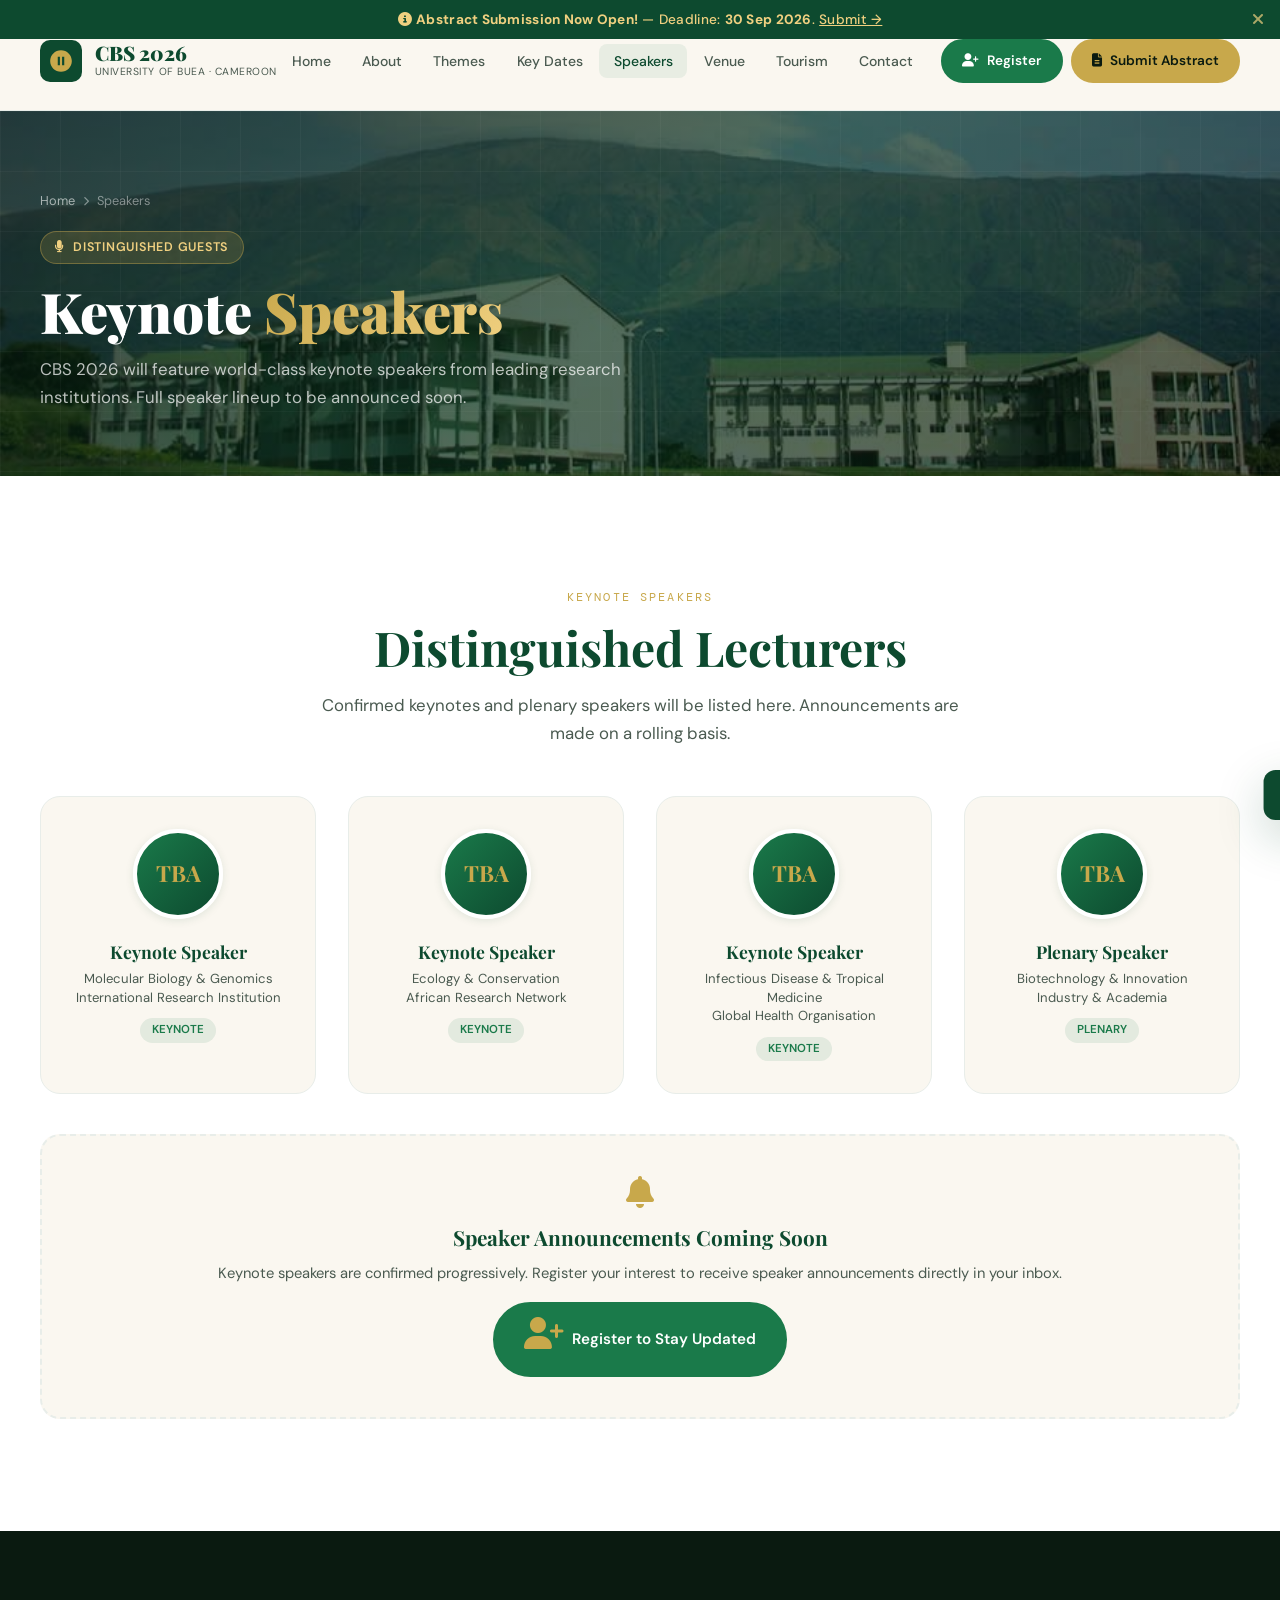
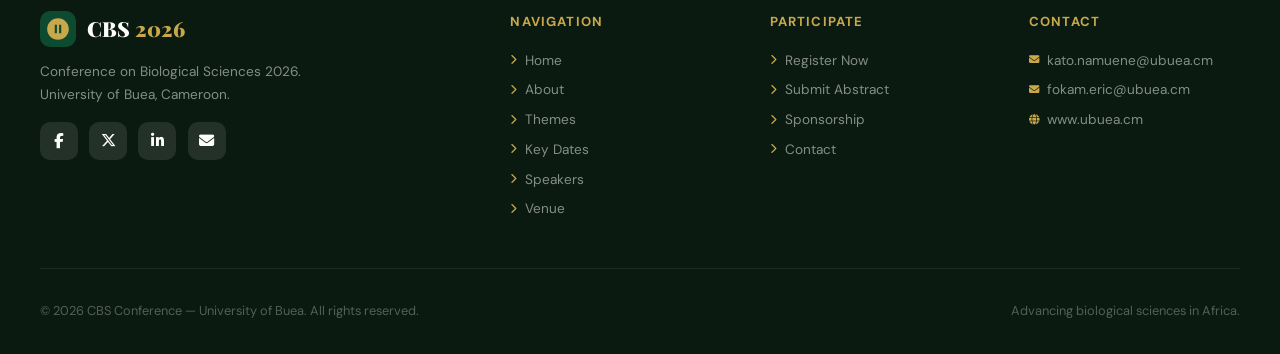
<file: pages/speakers.html>
<!DOCTYPE html>
<html lang="en">
<head>
  <meta charset="UTF-8"/><meta name="viewport" content="width=device-width, initial-scale=1.0"/>
  <title>Speakers | CBS 2026 – University of Buea</title>
  <link rel="preconnect" href="https://fonts.googleapis.com"/><link rel="preconnect" href="https://fonts.gstatic.com" crossorigin/>
  <link href="https://fonts.googleapis.com/css2?family=Playfair+Display:ital,wght@0,400;0,700;0,900;1,400&family=DM+Sans:wght@300;400;500;600&family=DM+Mono:wght@400;500&display=swap" rel="stylesheet"/>
  <link rel="stylesheet" href="https://cdnjs.cloudflare.com/ajax/libs/font-awesome/6.5.1/css/all.min.css"/>
  <link rel="stylesheet" href="../css/style.css"/>
  
</head><body><div id="page-loader"><div class="loader-logo">CBS<span>2026</span></div><div class="loader-bar"><div class="loader-fill"></div></div></div>
<div id="announcement-bar"><i class="fa-solid fa-circle-info"></i>&nbsp;<strong>Abstract Submission Now Open!</strong> — Deadline: <strong>30 Sep 2026</strong>. <a href="abstracts.html">Submit →</a><button class="close-bar" aria-label="Close"><i class="fa-solid fa-xmark"></i></button></div>
<nav id="navbar"><div class="container"><div class="nav-inner">
<a href="../index.html" class="nav-logo"><div class="nav-logo-icon"><svg viewBox="0 0 24 24"><path d="M12 2C6.48 2 2 6.48 2 12s4.48 10 10 10 10-4.48 10-10S17.52 2 12 2zm-1 14H9V8h2v8zm4 0h-2V8h2v8z"/></svg></div><div class="nav-logo-text"><div class="conf-name">CBS 2026</div><div class="conf-sub">University of Buea · Cameroon</div></div></a>
<ul class="nav-links"><li><a href="../index.html">Home</a></li><li><a href="about.html">About</a></li><li><a href="themes.html">Themes</a></li><li><a href="dates.html">Key Dates</a></li><li><a href="speakers.html" class="active">Speakers</a></li><li><a href="venue.html">Venue</a></li><li><a href="tourism.html">Tourism</a></li><li><a href="contact.html">Contact</a></li></ul>
<div class="nav-cta-group"><a href="registration.html" class="btn btn-primary btn-sm"><i class="fa-solid fa-user-plus"></i> Register</a><a href="abstracts.html" class="btn btn-gold btn-sm"><i class="fa-solid fa-file-alt"></i> Submit Abstract</a></div><button class="hamburger" id="hamburger-btn" aria-label="Toggle menu" aria-expanded="false"><span></span><span></span><span></span></button>
</div></div></nav>
<div id="mobile-nav"><div class="mob-overlay"></div><div class="mob-drawer">
<a href="../index.html"><i class="fa-solid fa-house"></i> Home</a>
<a href="about.html"><i class="fa-solid fa-circle-info"></i> About</a>
<a href="themes.html"><i class="fa-solid fa-flask"></i> Themes</a>
<a href="dates.html"><i class="fa-solid fa-calendar"></i> Key Dates</a>
<a href="speakers.html"><i class="fa-solid fa-users"></i> Speakers</a>
<a href="venue.html"><i class="fa-solid fa-location-dot"></i> Venue</a>
<a href="tourism.html"><i class="fa-solid fa-camera"></i> Tourism</a>
<a href="contact.html"><i class="fa-solid fa-envelope"></i> Contact</a>
<div class="mob-divider"></div>
<a href="registration.html" class="mob-btn-primary"><i class="fa-solid fa-user-plus"></i> Register Now</a>
<a href="abstracts.html" class="mob-btn-gold"><i class="fa-solid fa-file-alt"></i> Submit Abstract</a>
</div></div>
<section class="page-hero">
  <div class="carousel-bg">
    <div class="slide"><img src="../images/campus01.jpg" alt="UB buildings with Mount Cameroon"/></div>
    <div class="slide"><img src="../images/campus02.png" alt="University of Buea main gate"/></div>
    <div class="slide"><img src="../images/campus03.png" alt="University of Buea second gate"/></div>
    <div class="slide"><img src="../images/campus04.png" alt="Campus roundpoint aerial"/></div>
    <div class="slide"><img src="../images/campus05.png" alt="Elephant statue roundabout"/></div>
    <div class="slide"><img src="../images/campus06.png" alt="Campus aerial view"/></div>
    <div class="slide"><img src="../images/campus07.png" alt="Central Administration building"/></div>
    <div class="slide"><img src="../images/campus08.png" alt="Faculty building aerial"/></div>
    <div class="slide"><img src="../images/campus09.png" alt="Library building"/></div>
    <div class="slide"><img src="../images/campus10.png" alt="Faculty of Science"/></div>
    <div class="slide"><img src="../images/campus11.png" alt="ASTI building"/></div>
    <div class="slide"><img src="../images/campus12.png" alt="Campus panorama"/></div>
    <div class="slide"><img src="../images/campus13.png" alt="Campus wide view"/></div>
  </div><div class="container"><div class="page-hero-inner">
  <div class="breadcrumb"><a href="../index.html">Home</a><i class="fa-solid fa-chevron-right"></i><span>Speakers</span></div>
  <div class="page-hero-badge"><i class="fa-solid fa-microphone"></i> Distinguished Guests</div>
  <h1>Keynote <span>Speakers</span></h1>
  <p>CBS 2026 will feature world-class keynote speakers from leading research institutions. Full speaker lineup to be announced soon.</p>
</div></div></section>

<section class="section-pad" style="background:var(--white)">
<div class="container">
  <div style="text-align:center;margin-bottom:3rem" class="reveal">
    <div class="section-label centered">Keynote Speakers</div>
    <h2 class="section-title">Distinguished Lecturers</h2>
    <p class="section-subtitle center">Confirmed keynotes and plenary speakers will be listed here. Announcements are made on a rolling basis.</p>
  </div>
  <div class="speakers-grid">
    <div class="speaker-card reveal"><div class="speaker-avatar">TBA</div><div class="speaker-name">Keynote Speaker</div><div class="speaker-role">Molecular Biology &amp; Genomics<br/>International Research Institution</div><span class="speaker-tag">Keynote</span></div>
    <div class="speaker-card reveal delay-1"><div class="speaker-avatar">TBA</div><div class="speaker-name">Keynote Speaker</div><div class="speaker-role">Ecology &amp; Conservation<br/>African Research Network</div><span class="speaker-tag">Keynote</span></div>
    <div class="speaker-card reveal delay-2"><div class="speaker-avatar">TBA</div><div class="speaker-name">Keynote Speaker</div><div class="speaker-role">Infectious Disease &amp; Tropical Medicine<br/>Global Health Organisation</div><span class="speaker-tag">Keynote</span></div>
    <div class="speaker-card reveal delay-3"><div class="speaker-avatar">TBA</div><div class="speaker-name">Plenary Speaker</div><div class="speaker-role">Biotechnology &amp; Innovation<br/>Industry &amp; Academia</div><span class="speaker-tag">Plenary</span></div>
  </div>
  <div class="tba-box reveal" style="margin-top:2.5rem">
    <i class="fa-solid fa-bell"></i>
    <h3>Speaker Announcements Coming Soon</h3>
    <p>Keynote speakers are confirmed progressively. Register your interest to receive speaker announcements directly in your inbox.</p>
    <a href="registration.html" class="btn btn-primary" style="margin-top:1rem"><i class="fa-solid fa-user-plus"></i> Register to Stay Updated</a>
  </div>
</div></section>

<style>
.speakers-grid{display:grid;grid-template-columns:repeat(auto-fill,minmax(240px,1fr));gap:2rem}
.speaker-card{text-align:center;padding:2rem 1.5rem;border-radius:var(--radius-lg);background:var(--cream);border:1px solid var(--gray-light);transition:var(--transition)}
.speaker-card:hover{transform:translateY(-6px);box-shadow:var(--shadow-md);border-color:var(--green-light)}
.speaker-avatar{width:90px;height:90px;border-radius:50%;margin:0 auto 1.2rem;background:linear-gradient(135deg,var(--green-mid),var(--green-deep));display:flex;align-items:center;justify-content:center;font-size:1.4rem;color:var(--gold);border:4px solid var(--white);box-shadow:var(--shadow-sm);font-family:var(--font-display);font-weight:700}
.speaker-name{font-family:var(--font-display);font-size:1.1rem;font-weight:700;color:var(--green-deep);margin-bottom:.25rem}
.speaker-role{font-size:.82rem;color:var(--gray-text);line-height:1.4}
.speaker-tag{display:inline-block;margin-top:.7rem;padding:.2rem .75rem;background:rgba(26,122,74,.1);color:var(--green-mid);border-radius:50px;font-size:.72rem;font-weight:600;text-transform:uppercase}
.tba-box{text-align:center;padding:2.5rem;background:var(--cream);border-radius:var(--radius-lg);border:2px dashed var(--gray-light)}
.tba-box i{font-size:2rem;color:var(--gold);display:block;margin-bottom:.8rem}
.tba-box h3{font-family:var(--font-display);font-size:1.3rem;color:var(--green-deep);margin-bottom:.5rem}
.tba-box p{color:var(--gray-text);font-size:.92rem}
</style>
<footer><div class="container">
<div class="footer-grid">
<div class="footer-brand"><div style="display:flex;align-items:center;gap:.7rem"><div class="nav-logo-icon" style="width:36px;height:36px"><svg viewBox="0 0 24 24"><path d="M12 2C6.48 2 2 6.48 2 12s4.48 10 10 10 10-4.48 10-10S17.52 2 12 2zm-1 14H9V8h2v8zm4 0h-2V8h2v8z"/></svg></div><span style="font-family:var(--font-display);font-size:1.3rem;font-weight:900;color:var(--white)">CBS <span style="color:var(--gold)">2026</span></span></div><p>Conference on Biological Sciences 2026. University of Buea, Cameroon.</p><div class="social-links" style="margin-top:1rem"><a href="https://www.facebook.com" target="_blank" rel="noopener" class="social-link"><i class="fa-brands fa-facebook-f"></i></a><a href="https://www.twitter.com" target="_blank" rel="noopener" class="social-link"><i class="fa-brands fa-x-twitter"></i></a><a href="https://www.linkedin.com" target="_blank" rel="noopener" class="social-link"><i class="fa-brands fa-linkedin-in"></i></a><a href="mailto:kato.namuene@ubuea.cm" class="social-link"><i class="fa-solid fa-envelope"></i></a></div></div>
<div class="footer-col"><h4>Navigation</h4><ul><li><a href="../index.html"><i class="fa-solid fa-chevron-right"></i>Home</a></li><li><a href="about.html"><i class="fa-solid fa-chevron-right"></i>About</a></li><li><a href="themes.html"><i class="fa-solid fa-chevron-right"></i>Themes</a></li><li><a href="dates.html"><i class="fa-solid fa-chevron-right"></i>Key Dates</a></li><li><a href="speakers.html"><i class="fa-solid fa-chevron-right"></i>Speakers</a></li><li><a href="venue.html"><i class="fa-solid fa-chevron-right"></i>Venue</a></li></ul></div>
<div class="footer-col"><h4>Participate</h4><ul><li><a href="registration.html"><i class="fa-solid fa-chevron-right"></i>Register Now</a></li><li><a href="abstracts.html"><i class="fa-solid fa-chevron-right"></i>Submit Abstract</a></li><li><a href="contact.html"><i class="fa-solid fa-chevron-right"></i>Sponsorship</a></li><li><a href="contact.html"><i class="fa-solid fa-chevron-right"></i>Contact</a></li></ul></div>
<div class="footer-col"><h4>Contact</h4><ul><li><a href="mailto:kato.namuene@ubuea.cm"><i class="fa-solid fa-envelope"></i>kato.namuene@ubuea.cm</a></li><li><a href="mailto:fokam.eric@ubuea.cm"><i class="fa-solid fa-envelope"></i>fokam.eric@ubuea.cm</a></li><li><a href="https://www.ubuea.cm" target="_blank" rel="noopener"><i class="fa-solid fa-globe"></i>www.ubuea.cm</a></li></ul></div>
</div>
<div class="footer-bottom"><p>&copy; 2026 CBS Conference — University of Buea. All rights reserved.</p><p>Advancing biological sciences in Africa.</p></div>
</div></footer>
<button id="back-to-top" aria-label="Back to top"><i class="fa-solid fa-chevron-up"></i></button>
<div id="toast" role="alert"><i class="fa-solid fa-check-circle"></i><span id="toast-msg"></span></div>
<script src="../js/main.js"></script>
</body></html>
</file>
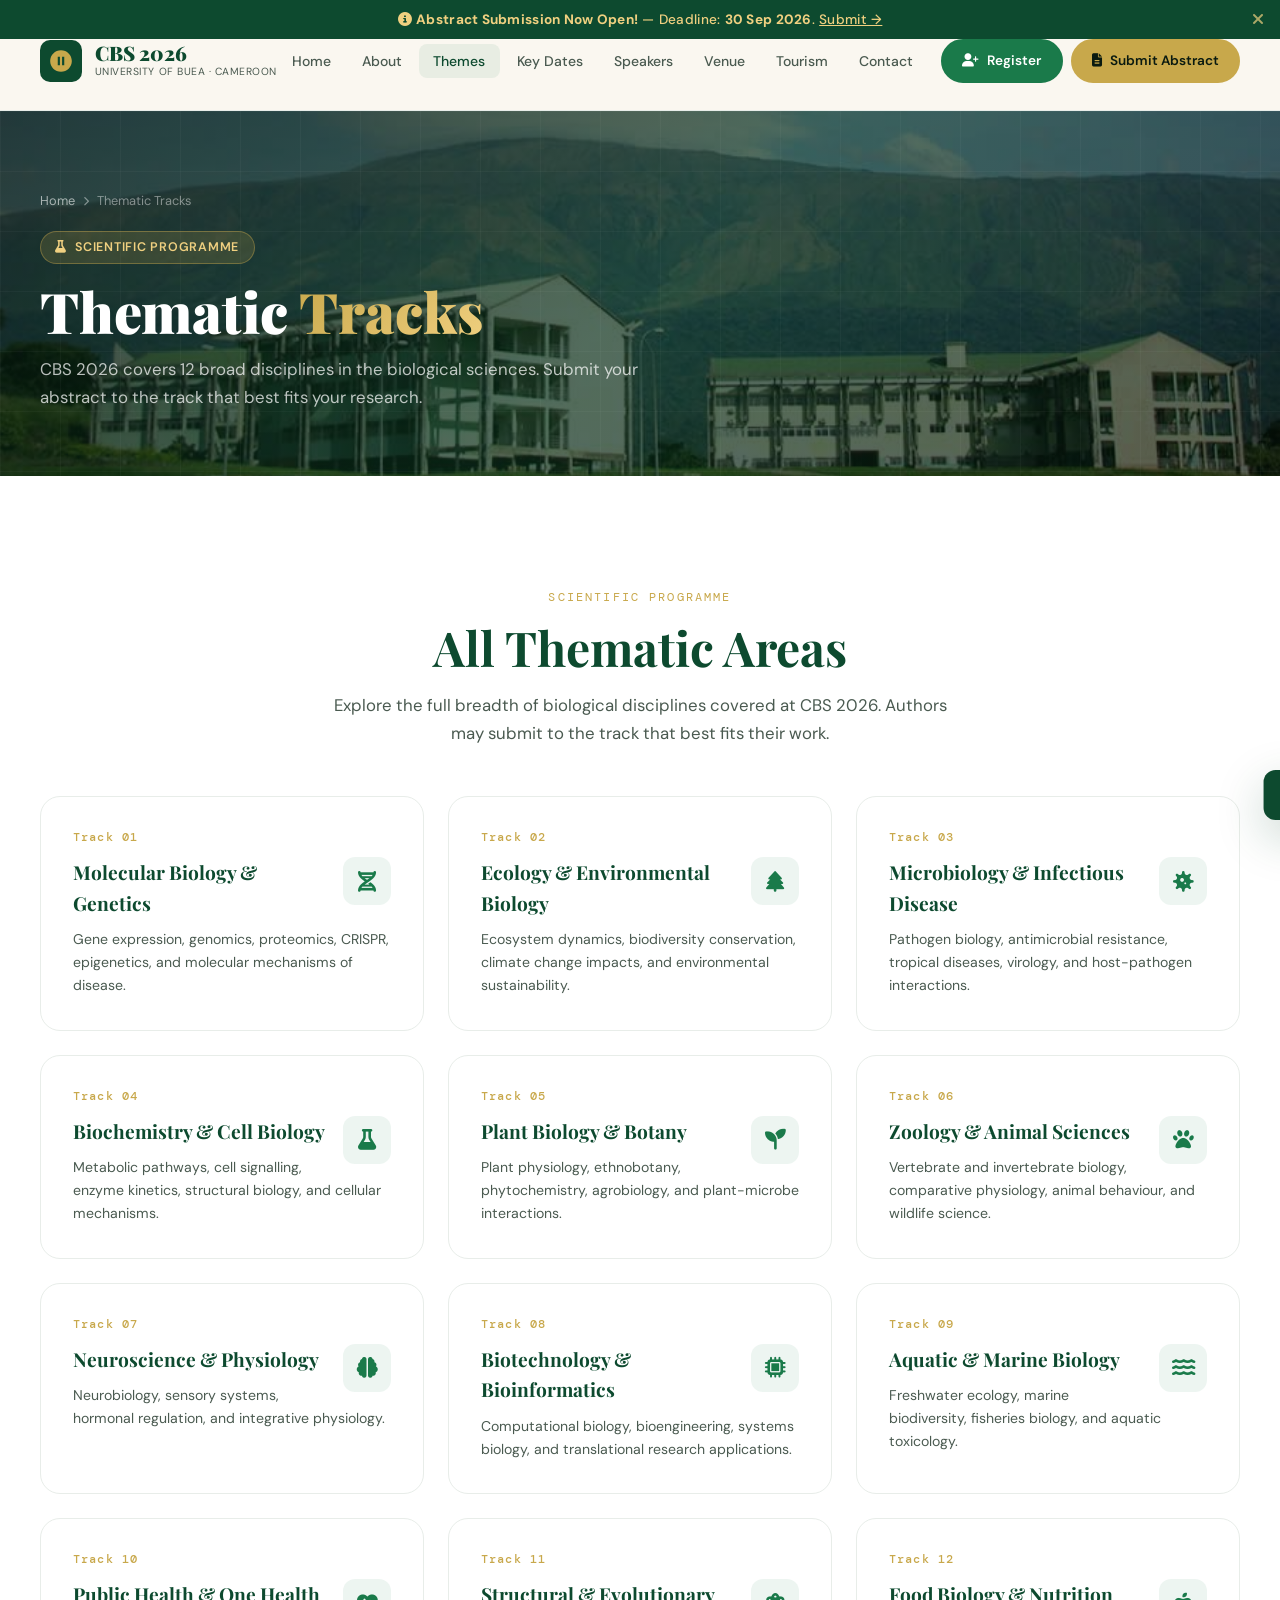
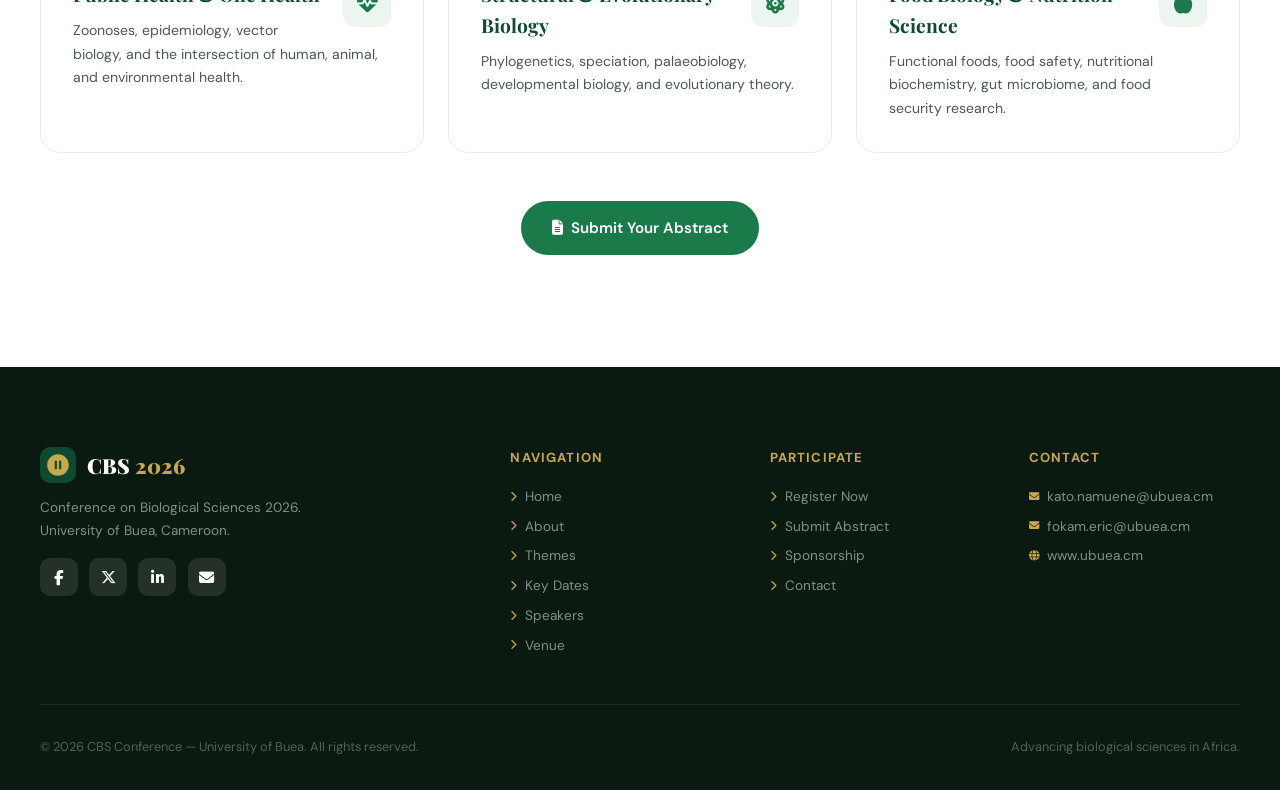
<file: pages/themes.html>
<!DOCTYPE html>
<html lang="en">
<head>
  <meta charset="UTF-8"/><meta name="viewport" content="width=device-width, initial-scale=1.0"/>
  <title>Thematic Tracks | CBS 2026 – University of Buea</title>
  <link rel="preconnect" href="https://fonts.googleapis.com"/><link rel="preconnect" href="https://fonts.gstatic.com" crossorigin/>
  <link href="https://fonts.googleapis.com/css2?family=Playfair+Display:ital,wght@0,400;0,700;0,900;1,400&family=DM+Sans:wght@300;400;500;600&family=DM+Mono:wght@400;500&display=swap" rel="stylesheet"/>
  <link rel="stylesheet" href="https://cdnjs.cloudflare.com/ajax/libs/font-awesome/6.5.1/css/all.min.css"/>
  <link rel="stylesheet" href="../css/style.css"/>
  
</head><body><div id="page-loader"><div class="loader-logo">CBS<span>2026</span></div><div class="loader-bar"><div class="loader-fill"></div></div></div>
<div id="announcement-bar"><i class="fa-solid fa-circle-info"></i>&nbsp;<strong>Abstract Submission Now Open!</strong> — Deadline: <strong>30 Sep 2026</strong>. <a href="abstracts.html">Submit →</a><button class="close-bar" aria-label="Close"><i class="fa-solid fa-xmark"></i></button></div>
<nav id="navbar"><div class="container"><div class="nav-inner">
<a href="../index.html" class="nav-logo"><div class="nav-logo-icon"><svg viewBox="0 0 24 24"><path d="M12 2C6.48 2 2 6.48 2 12s4.48 10 10 10 10-4.48 10-10S17.52 2 12 2zm-1 14H9V8h2v8zm4 0h-2V8h2v8z"/></svg></div><div class="nav-logo-text"><div class="conf-name">CBS 2026</div><div class="conf-sub">University of Buea · Cameroon</div></div></a>
<ul class="nav-links"><li><a href="../index.html">Home</a></li><li><a href="about.html">About</a></li><li><a href="themes.html" class="active">Themes</a></li><li><a href="dates.html">Key Dates</a></li><li><a href="speakers.html">Speakers</a></li><li><a href="venue.html">Venue</a></li><li><a href="tourism.html">Tourism</a></li><li><a href="contact.html">Contact</a></li></ul>
<div class="nav-cta-group"><a href="registration.html" class="btn btn-primary btn-sm"><i class="fa-solid fa-user-plus"></i> Register</a><a href="abstracts.html" class="btn btn-gold btn-sm"><i class="fa-solid fa-file-alt"></i> Submit Abstract</a></div><button class="hamburger" id="hamburger-btn" aria-label="Toggle menu" aria-expanded="false"><span></span><span></span><span></span></button>
</div></div></nav>
<div id="mobile-nav"><div class="mob-overlay"></div><div class="mob-drawer">
<a href="../index.html"><i class="fa-solid fa-house"></i> Home</a>
<a href="about.html"><i class="fa-solid fa-circle-info"></i> About</a>
<a href="themes.html"><i class="fa-solid fa-flask"></i> Themes</a>
<a href="dates.html"><i class="fa-solid fa-calendar"></i> Key Dates</a>
<a href="speakers.html"><i class="fa-solid fa-users"></i> Speakers</a>
<a href="venue.html"><i class="fa-solid fa-location-dot"></i> Venue</a>
<a href="tourism.html"><i class="fa-solid fa-camera"></i> Tourism</a>
<a href="contact.html"><i class="fa-solid fa-envelope"></i> Contact</a>
<div class="mob-divider"></div>
<a href="registration.html" class="mob-btn-primary"><i class="fa-solid fa-user-plus"></i> Register Now</a>
<a href="abstracts.html" class="mob-btn-gold"><i class="fa-solid fa-file-alt"></i> Submit Abstract</a>
</div></div>
<section class="page-hero">
  <div class="carousel-bg">
    <div class="slide"><img src="../images/campus01.jpg" alt="UB buildings with Mount Cameroon"/></div>
    <div class="slide"><img src="../images/campus02.png" alt="University of Buea main gate"/></div>
    <div class="slide"><img src="../images/campus03.png" alt="University of Buea second gate"/></div>
    <div class="slide"><img src="../images/campus04.png" alt="Campus roundpoint aerial"/></div>
    <div class="slide"><img src="../images/campus05.png" alt="Elephant statue roundabout"/></div>
    <div class="slide"><img src="../images/campus06.png" alt="Campus aerial view"/></div>
    <div class="slide"><img src="../images/campus07.png" alt="Central Administration building"/></div>
    <div class="slide"><img src="../images/campus08.png" alt="Faculty building aerial"/></div>
    <div class="slide"><img src="../images/campus09.png" alt="Library building"/></div>
    <div class="slide"><img src="../images/campus10.png" alt="Faculty of Science"/></div>
    <div class="slide"><img src="../images/campus11.png" alt="ASTI building"/></div>
    <div class="slide"><img src="../images/campus12.png" alt="Campus panorama"/></div>
    <div class="slide"><img src="../images/campus13.png" alt="Campus wide view"/></div>
  </div><div class="container"><div class="page-hero-inner">
  <div class="breadcrumb"><a href="../index.html">Home</a><i class="fa-solid fa-chevron-right"></i><span>Thematic Tracks</span></div>
  <div class="page-hero-badge"><i class="fa-solid fa-flask"></i> Scientific Programme</div>
  <h1>Thematic <span>Tracks</span></h1>
  <p>CBS 2026 covers 12 broad disciplines in the biological sciences. Submit your abstract to the track that best fits your research.</p>
</div></div></section>

<section class="section-pad" style="background:var(--white)">
<div class="container">
<div style="text-align:center;margin-bottom:3rem" class="reveal">
  <div class="section-label centered">Scientific Programme</div>
  <h2 class="section-title">All Thematic Areas</h2>
  <p class="section-subtitle center">Explore the full breadth of biological disciplines covered at CBS 2026. Authors may submit to the track that best fits their work.</p>
</div>
<div class="grid-auto">
  <div class="theme-card reveal"><span class="theme-num">Track 01</span><div class="theme-icon"><i class="fa-solid fa-dna"></i></div><h3>Molecular Biology &amp; Genetics</h3><p>Gene expression, genomics, proteomics, CRISPR, epigenetics, and molecular mechanisms of disease.</p></div>
  <div class="theme-card reveal delay-1"><span class="theme-num">Track 02</span><div class="theme-icon"><i class="fa-solid fa-tree"></i></div><h3>Ecology &amp; Environmental Biology</h3><p>Ecosystem dynamics, biodiversity conservation, climate change impacts, and environmental sustainability.</p></div>
  <div class="theme-card reveal delay-2"><span class="theme-num">Track 03</span><div class="theme-icon"><i class="fa-solid fa-virus"></i></div><h3>Microbiology &amp; Infectious Disease</h3><p>Pathogen biology, antimicrobial resistance, tropical diseases, virology, and host-pathogen interactions.</p></div>
  <div class="theme-card reveal delay-3"><span class="theme-num">Track 04</span><div class="theme-icon"><i class="fa-solid fa-flask"></i></div><h3>Biochemistry &amp; Cell Biology</h3><p>Metabolic pathways, cell signalling, enzyme kinetics, structural biology, and cellular mechanisms.</p></div>
  <div class="theme-card reveal"><span class="theme-num">Track 05</span><div class="theme-icon"><i class="fa-solid fa-seedling"></i></div><h3>Plant Biology &amp; Botany</h3><p>Plant physiology, ethnobotany, phytochemistry, agrobiology, and plant-microbe interactions.</p></div>
  <div class="theme-card reveal delay-1"><span class="theme-num">Track 06</span><div class="theme-icon"><i class="fa-solid fa-paw"></i></div><h3>Zoology &amp; Animal Sciences</h3><p>Vertebrate and invertebrate biology, comparative physiology, animal behaviour, and wildlife science.</p></div>
  <div class="theme-card reveal delay-2"><span class="theme-num">Track 07</span><div class="theme-icon"><i class="fa-solid fa-brain"></i></div><h3>Neuroscience &amp; Physiology</h3><p>Neurobiology, sensory systems, hormonal regulation, and integrative physiology.</p></div>
  <div class="theme-card reveal delay-3"><span class="theme-num">Track 08</span><div class="theme-icon"><i class="fa-solid fa-microchip"></i></div><h3>Biotechnology &amp; Bioinformatics</h3><p>Computational biology, bioengineering, systems biology, and translational research applications.</p></div>
  <div class="theme-card reveal"><span class="theme-num">Track 09</span><div class="theme-icon"><i class="fa-solid fa-water"></i></div><h3>Aquatic &amp; Marine Biology</h3><p>Freshwater ecology, marine biodiversity, fisheries biology, and aquatic toxicology.</p></div>
  <div class="theme-card reveal delay-1"><span class="theme-num">Track 10</span><div class="theme-icon"><i class="fa-solid fa-heart-pulse"></i></div><h3>Public Health &amp; One Health</h3><p>Zoonoses, epidemiology, vector biology, and the intersection of human, animal, and environmental health.</p></div>
  <div class="theme-card reveal delay-2"><span class="theme-num">Track 11</span><div class="theme-icon"><i class="fa-solid fa-atom"></i></div><h3>Structural &amp; Evolutionary Biology</h3><p>Phylogenetics, speciation, palaeobiology, developmental biology, and evolutionary theory.</p></div>
  <div class="theme-card reveal delay-3"><span class="theme-num">Track 12</span><div class="theme-icon"><i class="fa-solid fa-apple-whole"></i></div><h3>Food Biology &amp; Nutrition Science</h3><p>Functional foods, food safety, nutritional biochemistry, gut microbiome, and food security research.</p></div>
</div>
<div style="text-align:center;margin-top:3rem"><a href="abstracts.html" class="btn btn-primary"><i class="fa-solid fa-file-alt"></i> Submit Your Abstract</a></div>
</div>
</section>

<style>
.theme-card{background:var(--white);border:1px solid var(--gray-light);border-radius:var(--radius-lg);padding:2rem;transition:var(--transition);position:relative;overflow:hidden}
.theme-card::before{content:'';position:absolute;top:0;left:0;right:0;height:4px;background:linear-gradient(90deg,var(--green-mid),var(--gold));transform:scaleX(0);transform-origin:left;transition:transform .4s ease}
.theme-card:hover::before{transform:scaleX(1)}
.theme-card:hover{transform:translateY(-6px);box-shadow:var(--shadow-md);border-color:transparent}
.theme-num{font-family:var(--font-mono);font-size:.72rem;color:var(--gold);letter-spacing:.1em;font-weight:500;margin-bottom:.6rem;display:block}
.theme-icon{float:right;margin-left:1rem;width:48px;height:48px;background:rgba(26,122,74,.08);border-radius:12px;display:flex;align-items:center;justify-content:center;color:var(--green-mid);font-size:1.3rem}
.theme-card h3{font-family:var(--font-display);font-size:1.2rem;color:var(--green-deep);margin-bottom:.6rem}
.theme-card p{font-size:.88rem;color:var(--gray-text);line-height:1.65}
</style>
<footer><div class="container">
<div class="footer-grid">
<div class="footer-brand"><div style="display:flex;align-items:center;gap:.7rem"><div class="nav-logo-icon" style="width:36px;height:36px"><svg viewBox="0 0 24 24"><path d="M12 2C6.48 2 2 6.48 2 12s4.48 10 10 10 10-4.48 10-10S17.52 2 12 2zm-1 14H9V8h2v8zm4 0h-2V8h2v8z"/></svg></div><span style="font-family:var(--font-display);font-size:1.3rem;font-weight:900;color:var(--white)">CBS <span style="color:var(--gold)">2026</span></span></div><p>Conference on Biological Sciences 2026. University of Buea, Cameroon.</p><div class="social-links" style="margin-top:1rem"><a href="https://www.facebook.com" target="_blank" rel="noopener" class="social-link"><i class="fa-brands fa-facebook-f"></i></a><a href="https://www.twitter.com" target="_blank" rel="noopener" class="social-link"><i class="fa-brands fa-x-twitter"></i></a><a href="https://www.linkedin.com" target="_blank" rel="noopener" class="social-link"><i class="fa-brands fa-linkedin-in"></i></a><a href="mailto:kato.namuene@ubuea.cm" class="social-link"><i class="fa-solid fa-envelope"></i></a></div></div>
<div class="footer-col"><h4>Navigation</h4><ul><li><a href="../index.html"><i class="fa-solid fa-chevron-right"></i>Home</a></li><li><a href="about.html"><i class="fa-solid fa-chevron-right"></i>About</a></li><li><a href="themes.html"><i class="fa-solid fa-chevron-right"></i>Themes</a></li><li><a href="dates.html"><i class="fa-solid fa-chevron-right"></i>Key Dates</a></li><li><a href="speakers.html"><i class="fa-solid fa-chevron-right"></i>Speakers</a></li><li><a href="venue.html"><i class="fa-solid fa-chevron-right"></i>Venue</a></li></ul></div>
<div class="footer-col"><h4>Participate</h4><ul><li><a href="registration.html"><i class="fa-solid fa-chevron-right"></i>Register Now</a></li><li><a href="abstracts.html"><i class="fa-solid fa-chevron-right"></i>Submit Abstract</a></li><li><a href="contact.html"><i class="fa-solid fa-chevron-right"></i>Sponsorship</a></li><li><a href="contact.html"><i class="fa-solid fa-chevron-right"></i>Contact</a></li></ul></div>
<div class="footer-col"><h4>Contact</h4><ul><li><a href="mailto:kato.namuene@ubuea.cm"><i class="fa-solid fa-envelope"></i>kato.namuene@ubuea.cm</a></li><li><a href="mailto:fokam.eric@ubuea.cm"><i class="fa-solid fa-envelope"></i>fokam.eric@ubuea.cm</a></li><li><a href="https://www.ubuea.cm" target="_blank" rel="noopener"><i class="fa-solid fa-globe"></i>www.ubuea.cm</a></li></ul></div>
</div>
<div class="footer-bottom"><p>&copy; 2026 CBS Conference — University of Buea. All rights reserved.</p><p>Advancing biological sciences in Africa.</p></div>
</div></footer>
<button id="back-to-top" aria-label="Back to top"><i class="fa-solid fa-chevron-up"></i></button>
<div id="toast" role="alert"><i class="fa-solid fa-check-circle"></i><span id="toast-msg"></span></div>
<script src="../js/main.js"></script>
</body></html>
</file>
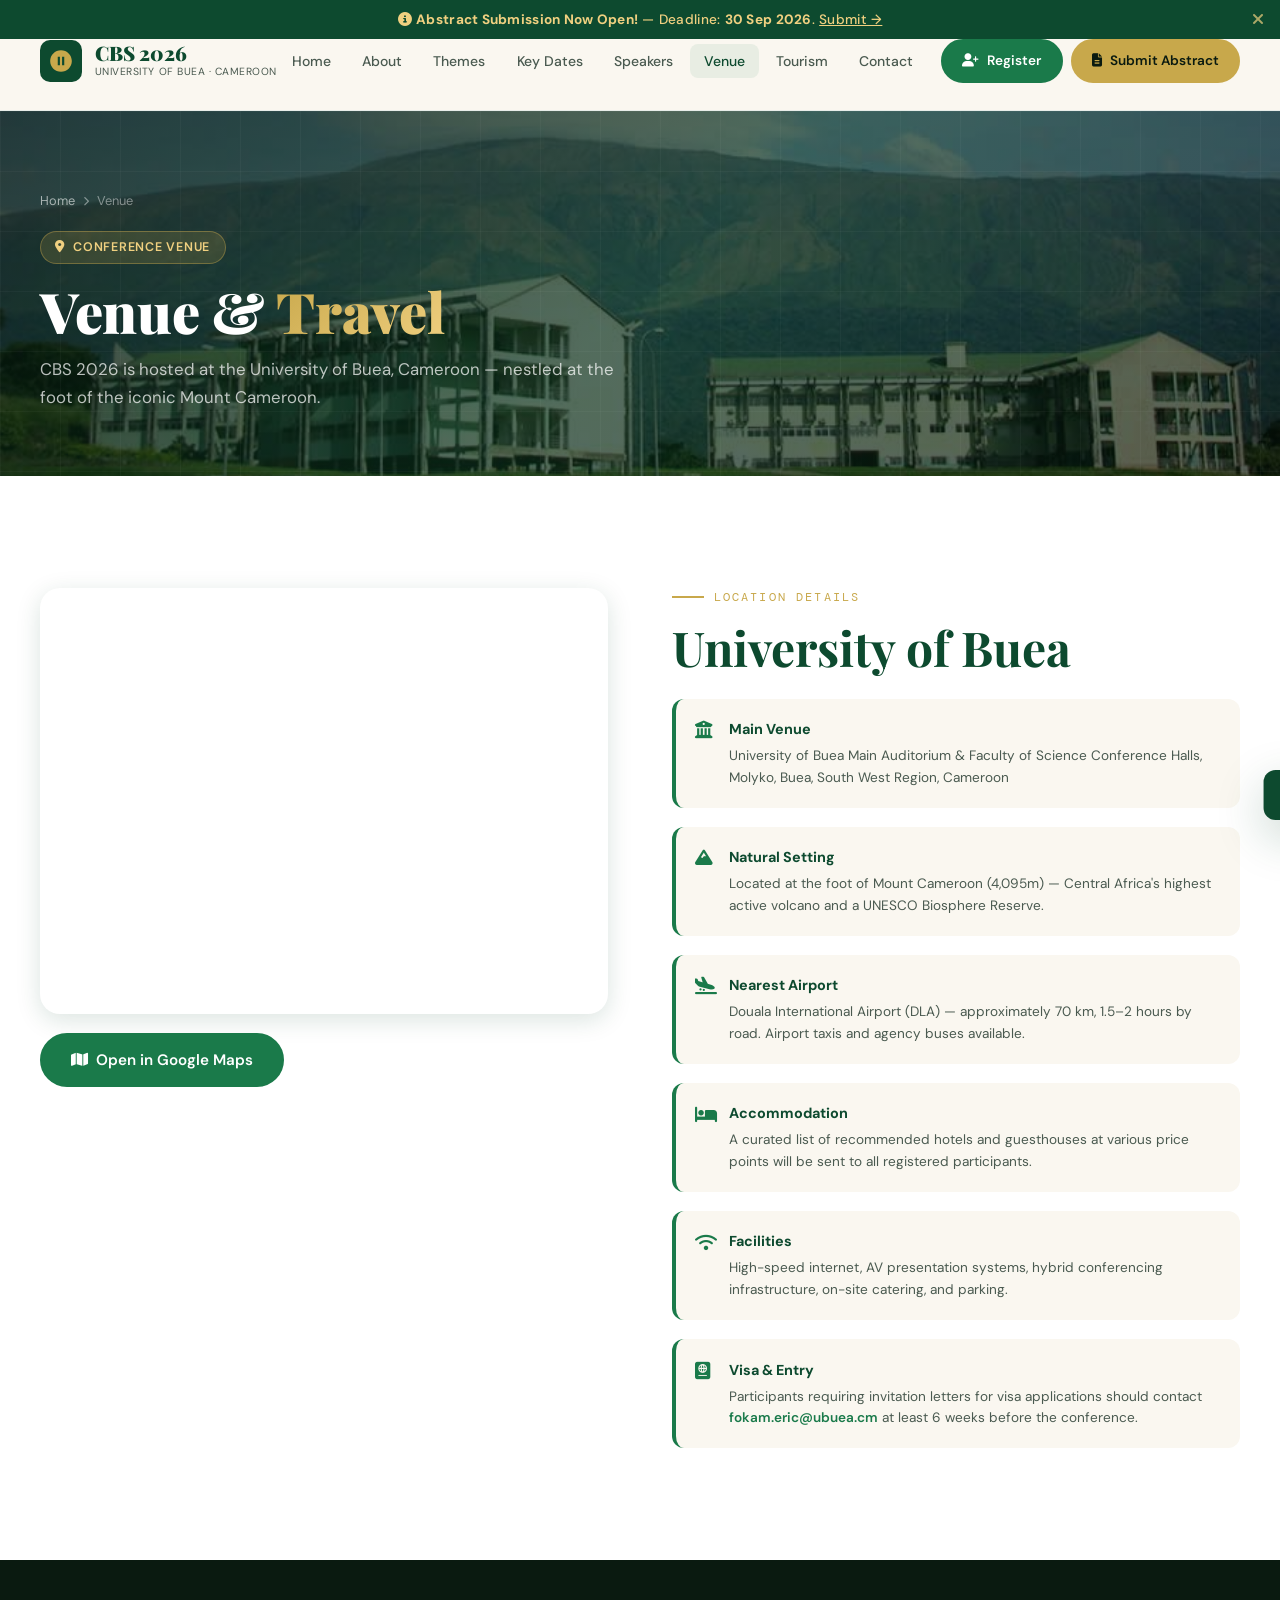
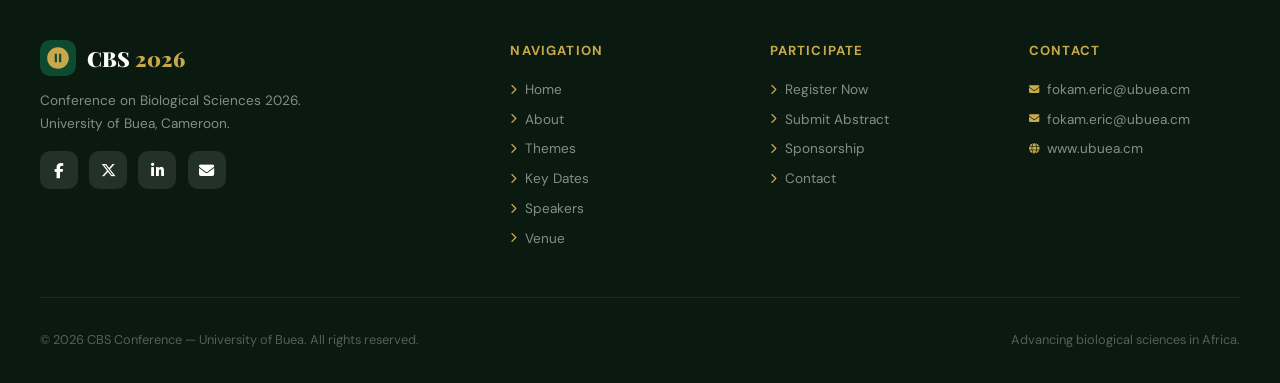
<file: pages/venue.html>
<!DOCTYPE html>
<html lang="en">
<head>
  <meta charset="UTF-8"/><meta name="viewport" content="width=device-width, initial-scale=1.0"/>
  <title>Venue & Travel | CBS 2026 – University of Buea</title>
  <link rel="preconnect" href="https://fonts.googleapis.com"/><link rel="preconnect" href="https://fonts.gstatic.com" crossorigin/>
  <link href="https://fonts.googleapis.com/css2?family=Playfair+Display:ital,wght@0,400;0,700;0,900;1,400&family=DM+Sans:wght@300;400;500;600&family=DM+Mono:wght@400;500&display=swap" rel="stylesheet"/>
  <link rel="stylesheet" href="https://cdnjs.cloudflare.com/ajax/libs/font-awesome/6.5.1/css/all.min.css"/>
  <link rel="stylesheet" href="../css/style.css"/>
  
</head><body><div id="page-loader"><div class="loader-logo">CBS<span>2026</span></div><div class="loader-bar"><div class="loader-fill"></div></div></div>
<div id="announcement-bar"><i class="fa-solid fa-circle-info"></i>&nbsp;<strong>Abstract Submission Now Open!</strong> — Deadline: <strong>30 Sep 2026</strong>. <a href="abstracts.html">Submit →</a><button class="close-bar" aria-label="Close"><i class="fa-solid fa-xmark"></i></button></div>
<nav id="navbar"><div class="container"><div class="nav-inner">
<a href="../index.html" class="nav-logo"><div class="nav-logo-icon"><svg viewBox="0 0 24 24"><path d="M12 2C6.48 2 2 6.48 2 12s4.48 10 10 10 10-4.48 10-10S17.52 2 12 2zm-1 14H9V8h2v8zm4 0h-2V8h2v8z"/></svg></div><div class="nav-logo-text"><div class="conf-name">CBS 2026</div><div class="conf-sub">University of Buea · Cameroon</div></div></a>
<ul class="nav-links"><li><a href="../index.html">Home</a></li><li><a href="about.html">About</a></li><li><a href="themes.html">Themes</a></li><li><a href="dates.html">Key Dates</a></li><li><a href="speakers.html">Speakers</a></li><li><a href="venue.html" class="active">Venue</a></li><li><a href="tourism.html">Tourism</a></li><li><a href="contact.html">Contact</a></li></ul>
<div class="nav-cta-group"><a href="registration.html" class="btn btn-primary btn-sm"><i class="fa-solid fa-user-plus"></i> Register</a><a href="abstracts.html" class="btn btn-gold btn-sm"><i class="fa-solid fa-file-alt"></i> Submit Abstract</a></div><button class="hamburger" id="hamburger-btn" aria-label="Toggle menu" aria-expanded="false"><span></span><span></span><span></span></button>
</div></div></nav>
<div id="mobile-nav"><div class="mob-overlay"></div><div class="mob-drawer">
<a href="../index.html"><i class="fa-solid fa-house"></i> Home</a>
<a href="about.html"><i class="fa-solid fa-circle-info"></i> About</a>
<a href="themes.html"><i class="fa-solid fa-flask"></i> Themes</a>
<a href="dates.html"><i class="fa-solid fa-calendar"></i> Key Dates</a>
<a href="speakers.html"><i class="fa-solid fa-users"></i> Speakers</a>
<a href="venue.html"><i class="fa-solid fa-location-dot"></i> Venue</a>
<a href="tourism.html"><i class="fa-solid fa-camera"></i> Tourism</a>
<a href="contact.html"><i class="fa-solid fa-envelope"></i> Contact</a>
<div class="mob-divider"></div>
<a href="registration.html" class="mob-btn-primary"><i class="fa-solid fa-user-plus"></i> Register Now</a>
<a href="abstracts.html" class="mob-btn-gold"><i class="fa-solid fa-file-alt"></i> Submit Abstract</a>
</div></div>
<section class="page-hero">
  <div class="carousel-bg">
    <div class="slide"><img src="../images/campus01.jpg" alt="UB buildings with Mount Cameroon"/></div>
    <div class="slide"><img src="../images/campus02.png" alt="University of Buea main gate"/></div>
    <div class="slide"><img src="../images/campus03.png" alt="University of Buea second gate"/></div>
    <div class="slide"><img src="../images/campus04.png" alt="Campus roundpoint aerial"/></div>
    <div class="slide"><img src="../images/campus05.png" alt="Elephant statue roundabout"/></div>
    <div class="slide"><img src="../images/campus06.png" alt="Campus aerial view"/></div>
    <div class="slide"><img src="../images/campus07.png" alt="Central Administration building"/></div>
    <div class="slide"><img src="../images/campus08.png" alt="Faculty building aerial"/></div>
    <div class="slide"><img src="../images/campus09.png" alt="Library building"/></div>
    <div class="slide"><img src="../images/campus10.png" alt="Faculty of Science"/></div>
    <div class="slide"><img src="../images/campus11.png" alt="ASTI building"/></div>
    <div class="slide"><img src="../images/campus12.png" alt="Campus panorama"/></div>
    <div class="slide"><img src="../images/campus13.png" alt="Campus wide view"/></div>
  </div><div class="container"><div class="page-hero-inner">
  <div class="breadcrumb"><a href="../index.html">Home</a><i class="fa-solid fa-chevron-right"></i><span>Venue</span></div>
  <div class="page-hero-badge"><i class="fa-solid fa-location-dot"></i> Conference Venue</div>
  <h1>Venue &amp; <span>Travel</span></h1>
  <p>CBS 2026 is hosted at the University of Buea, Cameroon — nestled at the foot of the iconic Mount Cameroon.</p>
</div></div></section>

<section class="section-pad" style="background:var(--white)">
<div class="container">
<div class="grid-2" style="gap:4rem;align-items:start">
  <div class="reveal">
    <div class="venue-map">
      <iframe src="https://www.google.com/maps/embed?pb=!1m18!1m12!1m3!1d3979.4068613806!2d9.293399974036438!3d4.160200645872661!2m3!1f0!2f0!3f0!3m2!1i1024!2i768!4f13.1!3m3!1m2!1s0x1060172f2cc8b3b7%3A0xb4284f5d1f10bd7!2sUniversity%20of%20Buea!5e1!3m2!1sen!2scm!4v1716000000000!5m2!1sen!2scm" allowfullscreen loading="lazy" referrerpolicy="no-referrer-when-downgrade" title="University of Buea Map"></iframe>
    </div>
    <a href="https://maps.google.com/?q=University+of+Buea+Cameroon" target="_blank" rel="noopener" class="btn btn-primary" style="margin-top:1.2rem"><i class="fa-solid fa-map"></i> Open in Google Maps</a>
  </div>
  <div class="reveal delay-2">
    <div class="section-label">Location Details</div>
    <h2 class="section-title">University of Buea</h2>
    <div style="display:flex;flex-direction:column;gap:1.2rem;margin-top:1.5rem">
      <div class="venue-detail-card"><i class="fa-solid fa-building-columns" style="color:var(--green-mid)"></i><div><h4>Main Venue</h4><p>University of Buea Main Auditorium &amp; Faculty of Science Conference Halls, Molyko, Buea, South West Region, Cameroon</p></div></div>
      <div class="venue-detail-card"><i class="fa-solid fa-mountain" style="color:var(--green-mid)"></i><div><h4>Natural Setting</h4><p>Located at the foot of Mount Cameroon (4,095m) — Central Africa's highest active volcano and a UNESCO Biosphere Reserve.</p></div></div>
      <div class="venue-detail-card"><i class="fa-solid fa-plane-arrival" style="color:var(--green-mid)"></i><div><h4>Nearest Airport</h4><p>Douala International Airport (DLA) — approximately 70 km, 1.5–2 hours by road. Airport taxis and agency buses available.</p></div></div>
      <div class="venue-detail-card"><i class="fa-solid fa-bed" style="color:var(--green-mid)"></i><div><h4>Accommodation</h4><p>A curated list of recommended hotels and guesthouses at various price points will be sent to all registered participants.</p></div></div>
      <div class="venue-detail-card"><i class="fa-solid fa-wifi" style="color:var(--green-mid)"></i><div><h4>Facilities</h4><p>High-speed internet, AV presentation systems, hybrid conferencing infrastructure, on-site catering, and parking.</p></div></div>
      <div class="venue-detail-card"><i class="fa-solid fa-passport" style="color:var(--green-mid)"></i><div><h4>Visa &amp; Entry</h4><p>Participants requiring invitation letters for visa applications should contact <a href="mailto:fokam.eric@ubuea.cm" style="color:var(--green-mid);font-weight:600">fokam.eric@ubuea.cm</a> at least 6 weeks before the conference.</p></div></div>
    </div>
  </div>
</div>
</div></section>

<style>
.venue-map{width:100%;aspect-ratio:4/3;border-radius:var(--radius-lg);overflow:hidden;box-shadow:var(--shadow-md)}
.venue-map iframe{width:100%;height:100%;border:none}
.venue-detail-card{display:flex;gap:1rem;align-items:flex-start;background:var(--cream);padding:1.2rem;border-radius:var(--radius);border-left:4px solid var(--green-mid)}
.venue-detail-card>i{font-size:1.1rem;margin-top:.2rem;width:18px;flex-shrink:0}
.venue-detail-card h4{font-size:.9rem;font-weight:700;color:var(--green-deep);margin-bottom:.25rem}
.venue-detail-card p{font-size:.85rem;color:var(--gray-text);line-height:1.6}
</style>
<footer><div class="container">
<div class="footer-grid">
<div class="footer-brand"><div style="display:flex;align-items:center;gap:.7rem"><div class="nav-logo-icon" style="width:36px;height:36px"><svg viewBox="0 0 24 24"><path d="M12 2C6.48 2 2 6.48 2 12s4.48 10 10 10 10-4.48 10-10S17.52 2 12 2zm-1 14H9V8h2v8zm4 0h-2V8h2v8z"/></svg></div><span style="font-family:var(--font-display);font-size:1.3rem;font-weight:900;color:var(--white)">CBS <span style="color:var(--gold)">2026</span></span></div><p>Conference on Biological Sciences 2026. University of Buea, Cameroon.</p><div class="social-links" style="margin-top:1rem"><a href="https://www.facebook.com" target="_blank" rel="noopener" class="social-link"><i class="fa-brands fa-facebook-f"></i></a><a href="https://www.twitter.com" target="_blank" rel="noopener" class="social-link"><i class="fa-brands fa-x-twitter"></i></a><a href="https://www.linkedin.com" target="_blank" rel="noopener" class="social-link"><i class="fa-brands fa-linkedin-in"></i></a><a href="mailto:kato.namuene@ubuea.cm" class="social-link"><i class="fa-solid fa-envelope"></i></a></div></div>
<div class="footer-col"><h4>Navigation</h4><ul><li><a href="../index.html"><i class="fa-solid fa-chevron-right"></i>Home</a></li><li><a href="about.html"><i class="fa-solid fa-chevron-right"></i>About</a></li><li><a href="themes.html"><i class="fa-solid fa-chevron-right"></i>Themes</a></li><li><a href="dates.html"><i class="fa-solid fa-chevron-right"></i>Key Dates</a></li><li><a href="speakers.html"><i class="fa-solid fa-chevron-right"></i>Speakers</a></li><li><a href="venue.html"><i class="fa-solid fa-chevron-right"></i>Venue</a></li></ul></div>
<div class="footer-col"><h4>Participate</h4><ul><li><a href="registration.html"><i class="fa-solid fa-chevron-right"></i>Register Now</a></li><li><a href="abstracts.html"><i class="fa-solid fa-chevron-right"></i>Submit Abstract</a></li><li><a href="contact.html"><i class="fa-solid fa-chevron-right"></i>Sponsorship</a></li><li><a href="contact.html"><i class="fa-solid fa-chevron-right"></i>Contact</a></li></ul></div>
<div class="footer-col"><h4>Contact</h4><ul><li><a href="mailto:fokam.eric@ubuea.cm"><i class="fa-solid fa-envelope"></i>fokam.eric@ubuea.cm</a></li><li><a href="mailto:fokam.eric@ubuea.cm"><i class="fa-solid fa-envelope"></i>fokam.eric@ubuea.cm</a></li><li><a href="https://www.ubuea.cm" target="_blank" rel="noopener"><i class="fa-solid fa-globe"></i>www.ubuea.cm</a></li></ul></div>
</div>
<div class="footer-bottom"><p>&copy; 2026 CBS Conference — University of Buea. All rights reserved.</p><p>Advancing biological sciences in Africa.</p></div>
</div></footer>
<button id="back-to-top" aria-label="Back to top"><i class="fa-solid fa-chevron-up"></i></button>
<div id="toast" role="alert"><i class="fa-solid fa-check-circle"></i><span id="toast-msg"></span></div>
<script src="../js/main.js"></script>
</body></html>
</file>
<file: css/style.css>
/* =============================================================
   CBS 2026 — CONFERENCE ON BIOLOGICAL SCIENCES
   Main Stylesheet
   University of Buea, Cameroon
============================================================= */

:root {
  --green-deep:    #0d4a2f;
  --green-mid:     #1a7a4a;
  --green-light:   #2db56e;
  --gold:          #c8a84b;
  --gold-light:    #f0d080;
  --cream:         #faf7f0;
  --white:         #ffffff;
  --dark:          #0a1a10;
  --gray-text:     #4a5a50;
  --gray-light:    #e8ede9;
  --shadow-sm:     0 2px 8px rgba(13,74,47,.10);
  --shadow-md:     0 6px 24px rgba(13,74,47,.15);
  --shadow-lg:     0 16px 48px rgba(13,74,47,.22);
  --radius:        12px;
  --radius-lg:     20px;
  --font-display:  'Playfair Display', Georgia, serif;
  --font-body:     'DM Sans', sans-serif;
  --font-mono:     'DM Mono', monospace;
  --transition:    .3s cubic-bezier(.4,0,.2,1);
  --nav-h:         72px;
}

*, *::before, *::after { box-sizing: border-box; margin: 0; padding: 0; }
html { scroll-behavior: smooth; font-size: 16px; }
body { font-family: var(--font-body); background: var(--cream); color: var(--dark); line-height: 1.6; overflow-x: hidden; }
img { max-width: 100%; display: block; }
a { color: inherit; text-decoration: none; }
ul { list-style: none; }

::-webkit-scrollbar { width: 6px; }
::-webkit-scrollbar-track { background: var(--gray-light); }
::-webkit-scrollbar-thumb { background: var(--green-mid); border-radius: 3px; }

.container      { width: min(1200px, 94%); margin-inline: auto; }
.section-pad    { padding: 7rem 0; }
.section-pad-sm { padding: 4rem 0; }
.text-center    { text-align: center; }
.mt-1{margin-top:1rem} .mt-2{margin-top:2rem} .mt-3{margin-top:3rem}
.mb-1{margin-bottom:1rem} .mb-2{margin-bottom:2rem} .mb-3{margin-bottom:3rem}

.section-label {
  font-family: var(--font-mono); font-size: .75rem; letter-spacing: .18em;
  text-transform: uppercase; color: var(--gold);
  display: flex; align-items: center; gap: .6rem; margin-bottom: .8rem;
}
.section-label::before { content:''; width:32px; height:2px; background:var(--gold); flex-shrink:0; }
.section-label.centered { justify-content: center; }
.section-label.centered::before { display: none; }
.section-title { font-family: var(--font-display); font-size: clamp(2rem,4vw,3rem); font-weight: 700; color: var(--green-deep); line-height: 1.15; margin-bottom: 1rem; }
.section-title.white { color: var(--white); }
.section-subtitle { font-size: 1.05rem; color: var(--gray-text); max-width: 640px; line-height: 1.7; }
.section-subtitle.white { color: rgba(255,255,255,.65); }
.section-subtitle.center { margin-inline: auto; text-align: center; }

.btn { display:inline-flex; align-items:center; gap:.5rem; padding:.82rem 1.8rem; border-radius:50px; font-family:var(--font-body); font-weight:600; font-size:.95rem; cursor:pointer; border:2px solid transparent; transition:var(--transition); white-space:nowrap; text-decoration:none; }
.btn-primary { background:var(--green-mid); color:var(--white); border-color:var(--green-mid); }
.btn-primary:hover { background:var(--green-deep); border-color:var(--green-deep); transform:translateY(-2px); box-shadow:var(--shadow-md); }
.btn-outline-dark { background:transparent; color:var(--green-deep); border-color:var(--green-deep); }
.btn-outline-dark:hover { background:var(--green-deep); color:var(--white); transform:translateY(-2px); box-shadow:var(--shadow-md); }
.btn-outline-white { background:transparent; color:var(--white); border-color:rgba(255,255,255,.7); }
.btn-outline-white:hover { background:rgba(255,255,255,.15); border-color:var(--white); }
.btn-gold { background:var(--gold); color:var(--dark); border-color:var(--gold); }
.btn-gold:hover { background:var(--gold-light); transform:translateY(-2px); box-shadow:0 8px 24px rgba(200,168,75,.35); }
.btn-sm { padding:.55rem 1.2rem; font-size:.85rem; }
.btn-full { width:100%; justify-content:center; }

/* ANNOUNCEMENT BAR */
#announcement-bar { background:var(--green-deep); color:var(--gold-light); padding:.55rem 1rem; text-align:center; font-size:.85rem; font-weight:500; letter-spacing:.02em; position:relative; z-index:1001; }
#announcement-bar a { color:var(--gold-light); text-decoration:underline; }
#announcement-bar .close-bar { position:absolute; right:1rem; top:50%; transform:translateY(-50%); background:none; border:none; color:var(--gold-light); cursor:pointer; font-size:1rem; opacity:.7; }
#announcement-bar .close-bar:hover { opacity:1; }

/* NAVBAR */
#navbar { position:sticky; top:0; z-index:1500; height:var(--nav-h); background:rgba(250,247,240,.96); backdrop-filter:blur(16px); -webkit-backdrop-filter:blur(16px); border-bottom:1px solid var(--gray-light); transition:box-shadow var(--transition); }
#navbar.scrolled { box-shadow:var(--shadow-md); }
.nav-inner { display:flex; align-items:center; justify-content:space-between; height:100%; }
.nav-logo { display:flex; align-items:center; gap:.8rem; text-decoration:none; }
.nav-logo-icon { width:42px; height:42px; background:var(--green-deep); border-radius:10px; display:flex; align-items:center; justify-content:center; flex-shrink:0; }
.nav-logo-icon svg { width:26px; height:26px; fill:var(--gold); }
.nav-logo-text .conf-name { font-family:var(--font-display); font-size:1.25rem; font-weight:900; color:var(--green-deep); line-height:1.1; }
.nav-logo-text .conf-sub { font-size:.65rem; color:var(--gray-text); letter-spacing:.05em; text-transform:uppercase; }
.nav-links { display:flex; align-items:center; gap:.15rem; }
.nav-links a { padding:.5rem .9rem; font-size:.875rem; font-weight:500; color:var(--gray-text); border-radius:8px; transition:var(--transition); white-space:nowrap; }
.nav-links a:hover, .nav-links a.active { color:var(--green-deep); background:rgba(26,122,74,.08); }
.nav-cta-group { display:flex; align-items:center; gap:.5rem; margin-left:.8rem; }

.hamburger { display:none; flex-direction:column; justify-content:center; gap:5px; width:38px; height:38px; background:none; border:none; cursor:pointer; padding:4px; }
.hamburger span { display:block; height:2px; border-radius:2px; background:var(--green-deep); transition:var(--transition); }
.hamburger.open span:nth-child(1) { transform:translateY(7px) rotate(45deg); }
.hamburger.open span:nth-child(2) { opacity:0; }
.hamburger.open span:nth-child(3) { transform:translateY(-7px) rotate(-45deg); }

#mobile-nav {
  display: none;
  position: fixed; inset: 0;
  z-index: 2000;
}
#mobile-nav.open { display: block; }
.mob-overlay { position:absolute; inset:0; background:rgba(10,26,16,.5); }
.mob-drawer {
  position: absolute; top: 0; right: 0;
  width: min(320px, 90vw); height: 100%;
  background: var(--white);
  padding: calc(var(--nav-h) + 1rem) 1.5rem 2rem;
  display: flex; flex-direction: column; gap: .4rem;
  overflow-y: auto;
  transform: translateX(100%);
  transition: transform .3s cubic-bezier(.4,0,.2,1);
}
#mobile-nav.open .mob-drawer {
  transform: translateX(0);
}
.mob-drawer a { display:flex; align-items:center; gap:.8rem; padding:.85rem 1rem; font-size:.95rem; font-weight:500; color:var(--dark); border-radius:10px; border-left:3px solid transparent; transition:var(--transition); }
.mob-drawer a:hover, .mob-drawer a.active { background:var(--cream); border-left-color:var(--green-mid); padding-left:1.4rem; color:var(--green-deep); }
.mob-drawer a i { color:var(--green-mid); width:18px; text-align:center; }
.mob-drawer .mob-divider { height:1px; background:var(--gray-light); margin:.5rem 0; }
.mob-drawer .mob-btn-primary { background:var(--green-mid); color:var(--white) !important; border-radius:50px; justify-content:center; margin-top:.3rem; border-left:none !important; padding-left:1rem !important; }
.mob-drawer .mob-btn-primary:hover { background:var(--green-deep) !important; }
.mob-drawer .mob-btn-gold { background:var(--gold); color:var(--dark) !important; border-radius:50px; justify-content:center; border-left:none !important; padding-left:1rem !important; }

/* PAGE HERO BANNER */
.page-hero { background:linear-gradient(135deg,var(--green-deep) 0%,#0a2e1a 60%,#051508 100%); padding:5rem 0 4rem; position:relative; overflow:hidden; }
.page-hero::before { content:''; position:absolute; inset:0; background:radial-gradient(ellipse 60% 80% at 80% 20%,rgba(45,181,110,.18) 0%,transparent 70%),radial-gradient(ellipse 40% 60% at 10% 80%,rgba(200,168,75,.12) 0%,transparent 70%); pointer-events:none; }
.page-hero::after { content:''; position:absolute; inset:0; background-image:linear-gradient(rgba(255,255,255,.03) 1px,transparent 1px),linear-gradient(90deg,rgba(255,255,255,.03) 1px,transparent 1px); background-size:60px 60px; pointer-events:none; }
.page-hero-inner { position:relative; z-index:1; }
.page-hero-badge { display:inline-flex; align-items:center; gap:.5rem; background:rgba(200,168,75,.18); border:1px solid rgba(200,168,75,.4); color:var(--gold-light); padding:.35rem .9rem; border-radius:50px; font-size:.78rem; font-weight:600; letter-spacing:.06em; text-transform:uppercase; margin-bottom:1rem; }
.page-hero h1 { font-family:var(--font-display); font-size:clamp(2.2rem,5vw,3.5rem); font-weight:900; color:var(--white); line-height:1.1; margin-bottom:.8rem; }
.page-hero h1 span { background:linear-gradient(135deg,var(--gold),var(--gold-light)); -webkit-background-clip:text; -webkit-text-fill-color:transparent; background-clip:text; }
.page-hero p { font-size:1.05rem; color:rgba(255,255,255,.72); max-width:600px; line-height:1.7; }
.breadcrumb { display:flex; align-items:center; gap:.5rem; font-size:.8rem; color:rgba(255,255,255,.45); margin-bottom:1.2rem; }
.breadcrumb a { color:rgba(255,255,255,.6); transition:color .2s; }
.breadcrumb a:hover { color:var(--gold-light); }
.breadcrumb i { font-size:.6rem; }

/* CARDS */
.card { background:var(--white); border-radius:var(--radius-lg); border:1px solid var(--gray-light); overflow:hidden; transition:var(--transition); }
.card:hover { transform:translateY(-5px); box-shadow:var(--shadow-md); border-color:transparent; }
.card-body { padding:1.8rem; }
.card-icon { width:52px; height:52px; border-radius:14px; background:rgba(26,122,74,.1); color:var(--green-mid); display:flex; align-items:center; justify-content:center; font-size:1.4rem; margin-bottom:1rem; }

/* FORMS */
.form-card { background:var(--white); border-radius:var(--radius-lg); padding:2.5rem; box-shadow:var(--shadow-md); border:1px solid var(--gray-light); }
.form-card h2 { font-family:var(--font-display); font-size:1.7rem; color:var(--green-deep); margin-bottom:.4rem; }
.form-desc { font-size:.88rem; color:var(--gray-text); margin-bottom:2rem; }
.form-section-label { font-size:.75rem; font-weight:700; text-transform:uppercase; letter-spacing:.1em; color:var(--green-mid); margin-bottom:.8rem; margin-top:1rem; }
.form-row { display:grid; gap:1rem; margin-bottom:1rem; }
.form-row.cols-2 { grid-template-columns:1fr 1fr; }
.form-row.cols-3 { grid-template-columns:1fr 1fr 1fr; }
.form-group { display:flex; flex-direction:column; gap:.4rem; }
.form-group label { font-size:.82rem; font-weight:600; color:var(--dark); letter-spacing:.02em; }
.form-group label .req { color:#e05252; margin-left:2px; }
.form-group label .hint { font-weight:400; color:var(--gray-text); }
.form-group input, .form-group select, .form-group textarea { padding:.78rem 1rem; border:1.5px solid var(--gray-light); border-radius:10px; font-family:var(--font-body); font-size:.9rem; color:var(--dark); background:var(--cream); outline:none; width:100%; transition:border-color var(--transition),box-shadow var(--transition); }
.form-group input:focus, .form-group select:focus, .form-group textarea:focus { border-color:var(--green-mid); box-shadow:0 0 0 3px rgba(26,122,74,.12); background:var(--white); }
.form-group input.error, .form-group select.error, .form-group textarea.error { border-color:#e05252; box-shadow:0 0 0 3px rgba(224,82,82,.1); }
.form-group .error-msg { font-size:.75rem; color:#e05252; display:none; }
.form-group.has-error .error-msg { display:block; }
.form-group textarea { resize:vertical; min-height:120px; }
.select-wrap { position:relative; }
.select-wrap select { appearance:none; cursor:pointer; }
.select-wrap::after { content:'\f107'; font-family:'Font Awesome 6 Free'; font-weight:900; position:absolute; right:1rem; top:50%; transform:translateY(-50%); color:var(--gray-text); pointer-events:none; }
.form-divider { height:1px; background:var(--gray-light); margin:1.5rem 0; }
.form-check { display:flex; align-items:flex-start; gap:.7rem; font-size:.85rem; color:var(--gray-text); cursor:pointer; margin-bottom:.6rem; }
.form-check input[type="checkbox"] { width:18px; height:18px; flex-shrink:0; accent-color:var(--green-mid); margin-top:.1rem; padding:0; border:none; background:none; }
.form-submit-row { display:flex; align-items:center; gap:1.5rem; margin-top:1.8rem; flex-wrap:wrap; }
.form-note { font-size:.78rem; color:var(--gray-text); display:flex; align-items:center; gap:.4rem; }
.form-note i { color:var(--green-mid); }
.form-success { display:none; text-align:center; padding:3rem 2rem; }
.form-success.show { display:block; }
.success-icon { width:72px; height:72px; background:rgba(45,181,110,.12); border-radius:50%; display:flex; align-items:center; justify-content:center; margin:0 auto 1.2rem; font-size:2rem; color:var(--green-mid); }

/* TIMELINE */
.timeline { position:relative; display:flex; flex-direction:column; }
.timeline::before { content:''; position:absolute; left:120px; top:0; bottom:0; width:2px; background:rgba(255,255,255,.12); }
.tl-item { display:grid; grid-template-columns:120px 1fr; gap:2rem; align-items:flex-start; padding-bottom:2.5rem; position:relative; }
.tl-item:last-child { padding-bottom:0; }
.tl-date { text-align:right; padding-top:.2rem; padding-right:1.5rem; }
.tl-date .month { font-family:var(--font-mono); font-size:.7rem; color:var(--gold); text-transform:uppercase; letter-spacing:.1em; display:block; }
.tl-date .day { font-family:var(--font-display); font-size:1.8rem; font-weight:900; color:var(--white); line-height:1; }
.tl-dot { position:absolute; left:114px; top:.35rem; width:14px; height:14px; background:var(--gold); border:3px solid var(--green-deep); border-radius:50%; z-index:1; }
.tl-item.current .tl-dot { animation:dotGlow 2s ease infinite; }
@keyframes dotGlow { 0%,100%{box-shadow:0 0 0 4px rgba(200,168,75,.25)} 50%{box-shadow:0 0 0 10px rgba(200,168,75,.1)} }
.tl-content { background:rgba(255,255,255,.07); border:1px solid rgba(255,255,255,.12); border-radius:var(--radius); padding:1.2rem 1.5rem; }
.tl-content h3 { color:var(--white); font-size:1rem; font-weight:600; margin-bottom:.3rem; }
.tl-content p { color:rgba(255,255,255,.55); font-size:.85rem; }
.tl-tag { display:inline-block; margin-top:.6rem; padding:.2rem .7rem; border-radius:50px; font-size:.7rem; font-weight:600; text-transform:uppercase; letter-spacing:.06em; }
.tag-deadline { background:rgba(220,80,80,.25); color:#ff9a9a; }
.tag-event    { background:rgba(45,181,110,.2);  color:var(--green-light); }
.tag-open     { background:rgba(200,168,75,.2);  color:var(--gold-light); }

/* FAQ */
.faq-item { background:var(--white); border-radius:var(--radius); border:1px solid var(--gray-light); overflow:hidden; margin-bottom:.8rem; }
.faq-question { display:flex; justify-content:space-between; align-items:center; padding:1.2rem 1.5rem; cursor:pointer; font-weight:600; font-size:.95rem; color:var(--dark); transition:background var(--transition); gap:1rem; user-select:none; }
.faq-question:hover { background:var(--cream); }
.faq-question i { color:var(--green-mid); font-size:.85rem; transition:transform var(--transition); flex-shrink:0; }
.faq-item.open .faq-question i { transform:rotate(180deg); }
.faq-answer { max-height:0; overflow:hidden; transition:max-height .35s ease; }
.faq-item.open .faq-answer { max-height:400px; }
.faq-answer p { padding:0 1.5rem 1.2rem; font-size:.88rem; color:var(--gray-text); line-height:1.7; }

/* CONTACT BOX */
.contact-box { background:var(--green-deep); border-radius:var(--radius-lg); padding:2.5rem; color:var(--white); }
.contact-box h3 { font-family:var(--font-display); font-size:1.4rem; margin-bottom:.5rem; }
.contact-box>p { font-size:.88rem; color:rgba(255,255,255,.6); margin-bottom:1.8rem; }
.contact-item { display:flex; align-items:flex-start; gap:.9rem; margin-bottom:1.2rem; }
.contact-icon { width:40px; height:40px; flex-shrink:0; background:rgba(255,255,255,.1); border-radius:10px; display:flex; align-items:center; justify-content:center; color:var(--gold); font-size:1rem; }
.contact-item h4 { font-size:.82rem; color:var(--gold); font-weight:600; }
.contact-item p, .contact-item a { font-size:.88rem; color:rgba(255,255,255,.8); word-break:break-all; }
.contact-item a:hover { color:var(--gold-light); }

/* SOCIAL LINKS */
.social-links { display:flex; gap:.7rem; }
.social-link { width:38px; height:38px; background:rgba(255,255,255,.1); border-radius:10px; display:flex; align-items:center; justify-content:center; color:var(--white); font-size:.95rem; transition:var(--transition); }
.social-link:hover { background:var(--gold); color:var(--dark); transform:translateY(-3px); }
.social-link.dark { background:var(--gray-light); color:var(--dark); }
.social-link.dark:hover { background:var(--gold); }

/* FOOTER */
footer { background:var(--dark); color:var(--white); padding:5rem 0 2rem; }
.footer-grid { display:grid; grid-template-columns:2fr 1fr 1fr 1fr; gap:3rem; margin-bottom:3rem; }
.footer-brand p { font-size:.85rem; color:rgba(255,255,255,.5); margin-top:.8rem; line-height:1.7; max-width:300px; }
.footer-col h4 { font-size:.82rem; font-weight:700; color:var(--gold); text-transform:uppercase; letter-spacing:.09em; margin-bottom:1.1rem; }
.footer-col ul { display:flex; flex-direction:column; gap:.5rem; }
.footer-col ul li a { font-size:.85rem; color:rgba(255,255,255,.5); display:flex; align-items:center; gap:.5rem; transition:color var(--transition); }
.footer-col ul li a:hover { color:var(--gold-light); }
.footer-col ul li a i { font-size:.65rem; color:var(--gold); }
.footer-bottom { border-top:1px solid rgba(255,255,255,.08); padding-top:2rem; display:flex; justify-content:space-between; align-items:center; flex-wrap:wrap; gap:1rem; }
.footer-bottom p { font-size:.8rem; color:rgba(255,255,255,.3); }
.footer-bottom a { color:rgba(255,255,255,.5); transition:color .2s; }
.footer-bottom a:hover { color:var(--gold-light); }

/* BACK TO TOP & TOAST */
#back-to-top { position:fixed; bottom:2rem; right:2rem; z-index:500; width:46px; height:46px; background:var(--green-deep); color:var(--white); border:none; cursor:pointer; border-radius:50%; display:flex; align-items:center; justify-content:center; box-shadow:var(--shadow-md); opacity:0; transform:translateY(10px); transition:var(--transition); font-size:1rem; }
#back-to-top.show { opacity:1; transform:translateY(0); }
#back-to-top:hover { background:var(--green-mid); transform:translateY(-3px); }
#toast { position:fixed; bottom:5rem; right:2rem; z-index:600; background:var(--green-deep); color:var(--white); padding:1rem 1.5rem; border-radius:var(--radius); box-shadow:var(--shadow-lg); font-size:.9rem; display:flex; align-items:center; gap:.8rem; transform:translateX(120%); transition:transform .4s cubic-bezier(.34,1.56,.64,1); max-width:340px; }
#toast.show { transform:translateX(0); }
#toast.error { background:#8B1A1A; }
#toast i { color:var(--gold); font-size:1.1rem; }

/* PAGE LOADER */
#page-loader { position:fixed; inset:0; z-index:9999; background:var(--green-deep); display:flex; align-items:center; justify-content:center; flex-direction:column; gap:1.5rem; transition:opacity .6s ease,visibility .6s ease; }
#page-loader.hidden { opacity:0; visibility:hidden; }
.loader-logo { font-family:var(--font-display); font-size:2.5rem; font-weight:900; color:var(--white); }
.loader-logo span { color:var(--gold); }
.loader-bar { width:200px; height:3px; background:rgba(255,255,255,.15); border-radius:2px; overflow:hidden; }
.loader-fill { height:100%; background:var(--gold); border-radius:2px; animation:loadBar 1.3s ease forwards; }
@keyframes loadBar { from{width:0} to{width:100%} }

/* SCROLL REVEAL */
.reveal { opacity:0; transform:translateY(28px); transition:opacity .7s ease,transform .7s ease; }
.reveal.visible { opacity:1; transform:translateY(0); }
.delay-1{transition-delay:.1s} .delay-2{transition-delay:.2s} .delay-3{transition-delay:.3s} .delay-4{transition-delay:.4s}

/* GRID HELPERS */
.grid-2   { display:grid; grid-template-columns:1fr 1fr;           gap:2rem; }
.grid-3   { display:grid; grid-template-columns:repeat(3,1fr);     gap:2rem; }
.grid-4   { display:grid; grid-template-columns:repeat(4,1fr);     gap:2rem; }
.grid-auto{ display:grid; grid-template-columns:repeat(auto-fill,minmax(300px,1fr)); gap:1.5rem; }

/* FEE / INFO CARDS */
.fee-card { background:var(--cream); border-radius:var(--radius-lg); overflow:hidden; border:1px solid var(--gray-light); box-shadow:var(--shadow-sm); }
.fee-header { background:var(--green-deep); padding:1.2rem 1.5rem; color:var(--white); }
.fee-header h3 { font-family:var(--font-display); font-size:1rem; font-weight:700; }
.fee-header p { font-size:.8rem; color:rgba(255,255,255,.55); margin-top:.2rem; }
.fee-body { padding:1.2rem 1.5rem; }
.fee-row { display:flex; justify-content:space-between; align-items:center; padding:.7rem 0; border-bottom:1px solid var(--gray-light); font-size:.9rem; }
.fee-row:last-child { border-bottom:none; }
.fee-row .fee-label { color:var(--gray-text); }
.fee-row .fee-amount { font-family:var(--font-mono); font-weight:600; color:var(--green-deep); }
.info-note { border-radius:var(--radius); padding:1rem 1.2rem; font-size:.85rem; display:flex; gap:.7rem; align-items:flex-start; }
.info-note.gold  { background:rgba(200,168,75,.12); border:1px solid rgba(200,168,75,.3); }
.info-note.green { background:rgba(26,122,74,.08);  border:1px solid rgba(26,122,74,.2); }
.info-note i { margin-top:.1rem; }
.info-note.gold i  { color:var(--gold); }
.info-note.green i { color:var(--green-mid); }

/* RESPONSIVE */
@media(max-width:1100px){ .footer-grid{grid-template-columns:1fr 1fr} .grid-4{grid-template-columns:repeat(2,1fr)} }
@media(max-width:900px){
  .nav-links{display:none} .nav-cta-group{display:none} .hamburger{display:flex !important; visibility:visible !important}
  .grid-2,.grid-3{grid-template-columns:1fr}
  .form-row.cols-2,.form-row.cols-3{grid-template-columns:1fr}
  .timeline::before{left:80px} .tl-item{grid-template-columns:80px 1fr} .tl-dot{left:74px} .tl-date{padding-right:1rem}
}
@media(max-width:640px){
  .section-pad{padding:4.5rem 0} .footer-grid{grid-template-columns:1fr} .footer-bottom{flex-direction:column;text-align:center}
  .grid-4{grid-template-columns:1fr} .form-submit-row{flex-direction:column;align-items:stretch}
  .form-submit-row .btn{width:100%;justify-content:center}
  .timeline::before{left:60px} .tl-item{grid-template-columns:60px 1fr;gap:1rem} .tl-dot{left:54px}
  .page-hero{padding:3.5rem 0 3rem}
}

/* ═══════════════════════════════════════════════════════
   SHARED CAROUSEL (homepage hero + page hero banners)
═══════════════════════════════════════════════════════ */
.carousel-bg {
  position: absolute; inset: 0; z-index: 0;
  overflow: hidden;
}
.carousel-bg .slide {
  position: absolute; inset: 0;
  opacity: 0;
  transition: opacity 1.2s ease;
}
.carousel-bg .slide.active { opacity: 1; }
.carousel-bg .slide img {
  width: 100%; height: 100%;
  object-fit: cover;
  object-position: center;
  display: block;
}
/* Dark overlay on top of carousel */
.carousel-bg::after {
  content: '';
  position: absolute; inset: 0; z-index: 1;
  background: linear-gradient(
    135deg,
    rgba(5,20,10,.80) 0%,
    rgba(10,46,26,.70) 50%,
    rgba(5,15,8,.65) 100%
  );
  pointer-events: none;
}
/* Carousel dots */
.carousel-dots {
  position: absolute; bottom: 1.4rem; left: 50%;
  transform: translateX(-50%);
  display: flex; gap: .5rem;
  z-index: 10;
}
.carousel-dots .dot {
  width: 7px; height: 7px;
  border-radius: 50%;
  background: rgba(255,255,255,.35);
  border: none; cursor: pointer;
  padding: 0;
  transition: background .3s ease, transform .3s ease;
}
.carousel-dots .dot.active {
  background: var(--gold);
  transform: scale(1.3);
}

/* Page hero with carousel — override static gradient */
.page-hero { position: relative; overflow: hidden; }
.page-hero .page-hero-inner { position: relative; z-index: 2; }
</file>
<file: css/home.css>
/* ── HOME PAGE SPECIFIC STYLES ─────────────────────────────── */

/* HERO */
#hero {
  position: relative;
  overflow: hidden;
  min-height: 100vh;
  display: flex;
  flex-direction: column;
  justify-content: center;
  background: var(--green-deep);
}

/* ── HERO CAROUSEL ───────────────────────────────────────── */
.hero-carousel {
  position: absolute; inset: 0; z-index: 0;
  overflow: hidden;
}
.hero-carousel-track {
  display: flex;
  width: 100%; height: 100%;
  transition: none;
}
.hero-slide {
  min-width: 100%; height: 100%;
  flex-shrink: 0;
  position: relative;
}
.hero-slide img {
  width: 100%; height: 100%;
  object-fit: cover;
  object-position: center center;
  display: block;
}
/* Carousel dots */
.carousel-dots {
  position: absolute; bottom: 4.5rem; left: 50%;
  transform: translateX(-50%);
  z-index: 3;
  display: flex; gap: .5rem; align-items: center;
}
.carousel-dot {
  width: 8px; height: 8px; border-radius: 50%;
  background: rgba(255,255,255,.35);
  border: none; cursor: pointer; padding: 0;
  transition: all .3s ease;
}
.carousel-dot.active {
  background: var(--gold);
  width: 24px; border-radius: 4px;
}

/* hero-bg no longer used — overlay now via .carousel-bg::after in style.css */
.hero-inner { position:relative; z-index:2; display:grid; grid-template-columns:1fr 1fr; gap:3rem; align-items:center; padding:8rem 0 5rem; }
.hero-badge { display:inline-flex; align-items:center; gap:.5rem; background:rgba(200,168,75,.18); border:1px solid rgba(200,168,75,.4); color:var(--gold-light); padding:.4rem 1rem; border-radius:50px; font-size:.78rem; font-weight:600; letter-spacing:.06em; text-transform:uppercase; margin-bottom:1.4rem; }
.hero-title { font-family:var(--font-display); font-size:clamp(2.4rem,5vw,4rem); font-weight:900; color:var(--white); line-height:1.1; margin-bottom:1rem; }
.hero-title span { background:linear-gradient(135deg,var(--gold),var(--gold-light)); -webkit-background-clip:text; -webkit-text-fill-color:transparent; background-clip:text; }
.hero-subtitle { font-size:1.1rem; color:rgba(255,255,255,.75); line-height:1.7; margin-bottom:1rem; }
.hero-meta { display:flex; flex-wrap:wrap; gap:1rem; margin-bottom:2rem; }
.hero-meta-item { display:flex; align-items:center; gap:.5rem; color:rgba(255,255,255,.85); font-size:.9rem; }
.hero-meta-item i { color:var(--gold); font-size:.9rem; }
.hero-actions { display:flex; flex-wrap:wrap; gap:.85rem; }
.hero-visual { display:flex; flex-direction:column; gap:1.5rem; align-items:flex-end; }
.countdown-card { background:rgba(255,255,255,.08); border:1px solid rgba(255,255,255,.15); backdrop-filter:blur(16px); border-radius:var(--radius-lg); padding:2rem; width:100%; max-width:380px; }
.countdown-label { font-family:var(--font-mono); font-size:.7rem; letter-spacing:.15em; text-transform:uppercase; color:var(--gold); margin-bottom:1.2rem; display:flex; align-items:center; gap:.6rem; }
.cd-pulse { width:8px; height:8px; background:var(--gold); border-radius:50%; animation:pulse 1.5s ease infinite; flex-shrink:0; }
@keyframes pulse { 0%,100%{opacity:1;transform:scale(1)} 50%{opacity:.5;transform:scale(.8)} }
.countdown-grid { display:grid; grid-template-columns:repeat(4,1fr); gap:.8rem; }
.count-unit { text-align:center; }
.count-num { font-family:var(--font-display); font-size:2.2rem; font-weight:900; color:var(--white); line-height:1; display:block; }
.count-lbl { font-size:.68rem; color:rgba(255,255,255,.5); text-transform:uppercase; letter-spacing:.1em; display:block; margin-top:.3rem; }
.count-sep { align-self:flex-end; padding-bottom:1rem; color:rgba(255,255,255,.3); font-size:1.4rem; font-weight:300; }
.stats-strip { background:rgba(255,255,255,.06); border:1px solid rgba(255,255,255,.12); border-radius:var(--radius); padding:1.2rem 1.5rem; display:grid; grid-template-columns:repeat(3,1fr); gap:.5rem; width:100%; max-width:380px; text-align:center; }
.stat-item .stat-n { font-family:var(--font-display); font-size:1.6rem; font-weight:900; color:var(--gold); display:block; }
.stat-item .stat-l { font-size:.7rem; color:rgba(255,255,255,.5); text-transform:uppercase; letter-spacing:.08em; }
.scroll-cue { position:absolute; z-index:2; bottom:2rem; left:50%; transform:translateX(-50%); display:flex; flex-direction:column; align-items:center; gap:.4rem; color:rgba(255,255,255,.4); font-size:.72rem; letter-spacing:.1em; text-transform:uppercase; animation:bounce 2s ease infinite; }
@keyframes bounce { 0%,100%{transform:translateX(-50%) translateY(0)} 50%{transform:translateX(-50%) translateY(6px)} }

/* QUICK LINKS STRIP */
.quicklinks-strip { background:var(--white); border-bottom:1px solid var(--gray-light); }
.ql-grid { display:grid; grid-template-columns:repeat(4,1fr); }
.ql-item { display:flex; align-items:center; gap:1rem; padding:1.5rem 2rem; border-right:1px solid var(--gray-light); transition:var(--transition); }
.ql-item:last-child { border-right:none; }
.ql-item>i:first-child { font-size:1.6rem; color:var(--green-mid); flex-shrink:0; }
.ql-item div strong { display:block; font-size:.92rem; font-weight:600; color:var(--green-deep); }
.ql-item div span  { font-size:.78rem; color:var(--gray-text); }
.ql-arrow { margin-left:auto; font-size:.8rem; color:var(--gray-light); transition:var(--transition); }
.ql-item:hover { background:rgba(26,122,74,.04); }
.ql-item:hover .ql-arrow { color:var(--green-mid); transform:translateX(4px); }

/* ABOUT SNAPSHOT */
.about-visual { position:relative; }
.about-img-frame { width:100%; aspect-ratio:4/3; background:var(--gray-light); border-radius:var(--radius-lg); overflow:hidden; position:relative; }
/* image now real — no overlay needed */
.about-float-badge { position:absolute; bottom:-1.5rem; right:-1.5rem; background:var(--gold); color:var(--dark); padding:1rem 1.4rem; border-radius:var(--radius); box-shadow:var(--shadow-md); font-weight:700; text-align:center; }
.about-float-badge .badge-n { font-family:var(--font-display); font-size:2rem; font-weight:900; line-height:1; display:block; }
.about-float-badge .badge-l { font-size:.72rem; text-transform:uppercase; letter-spacing:.07em; }

/* THEME CARDS */
.theme-card { background:var(--white); border:1px solid var(--gray-light); border-radius:var(--radius-lg); padding:2rem; transition:var(--transition); position:relative; overflow:hidden; }
.theme-card::before { content:''; position:absolute; top:0; left:0; right:0; height:4px; background:linear-gradient(90deg,var(--green-mid),var(--gold)); transform:scaleX(0); transform-origin:left; transition:transform .4s ease; }
.theme-card:hover::before { transform:scaleX(1); }
.theme-card:hover { transform:translateY(-6px); box-shadow:var(--shadow-md); border-color:transparent; }
.theme-num { font-family:var(--font-mono); font-size:.72rem; color:var(--gold); letter-spacing:.1em; font-weight:500; margin-bottom:.6rem; }
.theme-icon { float:right; margin-left:1rem; width:48px; height:48px; background:rgba(26,122,74,.08); border-radius:12px; display:flex; align-items:center; justify-content:center; color:var(--green-mid); font-size:1.3rem; }
.theme-card h3 { font-family:var(--font-display); font-size:1.2rem; color:var(--green-deep); margin-bottom:.6rem; }
.theme-card p { font-size:.88rem; color:var(--gray-text); line-height:1.65; }

/* DATES PREVIEW */
.dates-preview { display:flex; flex-direction:column; gap:1rem; }
.date-preview-item { display:flex; gap:1.5rem; align-items:center; background:rgba(255,255,255,.07); border:1px solid rgba(255,255,255,.12); border-radius:var(--radius); padding:1.2rem 1.5rem; }
.dp-date { text-align:center; min-width:54px; }
.dp-month { font-family:var(--font-mono); font-size:.7rem; color:var(--gold); text-transform:uppercase; letter-spacing:.1em; display:block; }
.dp-day { font-family:var(--font-display); font-size:1.6rem; font-weight:900; color:var(--white); line-height:1; }
.dp-info strong { color:var(--white); font-size:.95rem; display:block; margin-bottom:.2rem; }
.dp-info p { color:rgba(255,255,255,.55); font-size:.82rem; margin-bottom:.4rem; }

/* CTA SECTION */
.cta-section { background:linear-gradient(135deg,var(--green-mid),var(--green-deep)); padding:5rem 0; }
.cta-inner { display:flex; justify-content:space-between; align-items:center; gap:2rem; flex-wrap:wrap; }
.cta-inner h2 { font-family:var(--font-display); font-size:clamp(1.8rem,3.5vw,2.5rem); color:var(--white); margin-bottom:.5rem; }
.cta-inner p { color:rgba(255,255,255,.7); font-size:1.05rem; }
.cta-actions { display:flex; gap:1rem; flex-wrap:wrap; }

@media(max-width:1100px){ .ql-grid{grid-template-columns:repeat(2,1fr)} .ql-item{border-right:1px solid var(--gray-light)} .ql-item:nth-child(2){border-right:none} .ql-item:nth-child(3){border-top:1px solid var(--gray-light)} .ql-item:nth-child(4){border-top:1px solid var(--gray-light);border-right:none} }
@media(max-width:900px){ .hero-inner{grid-template-columns:1fr;padding:6rem 0 4rem} .hero-visual{align-items:center} .countdown-card,.stats-strip{max-width:100%} .ql-grid{grid-template-columns:1fr} .ql-item{border-right:none;border-bottom:1px solid var(--gray-light)} .ql-item:last-child{border-bottom:none} .cta-inner{flex-direction:column;text-align:center} }
@media(max-width:640px){ .count-num{font-size:1.7rem} .countdown-grid{gap:.4rem} .cta-actions{flex-direction:column;width:100%} .cta-actions .btn{width:100%;justify-content:center} }
</file>
